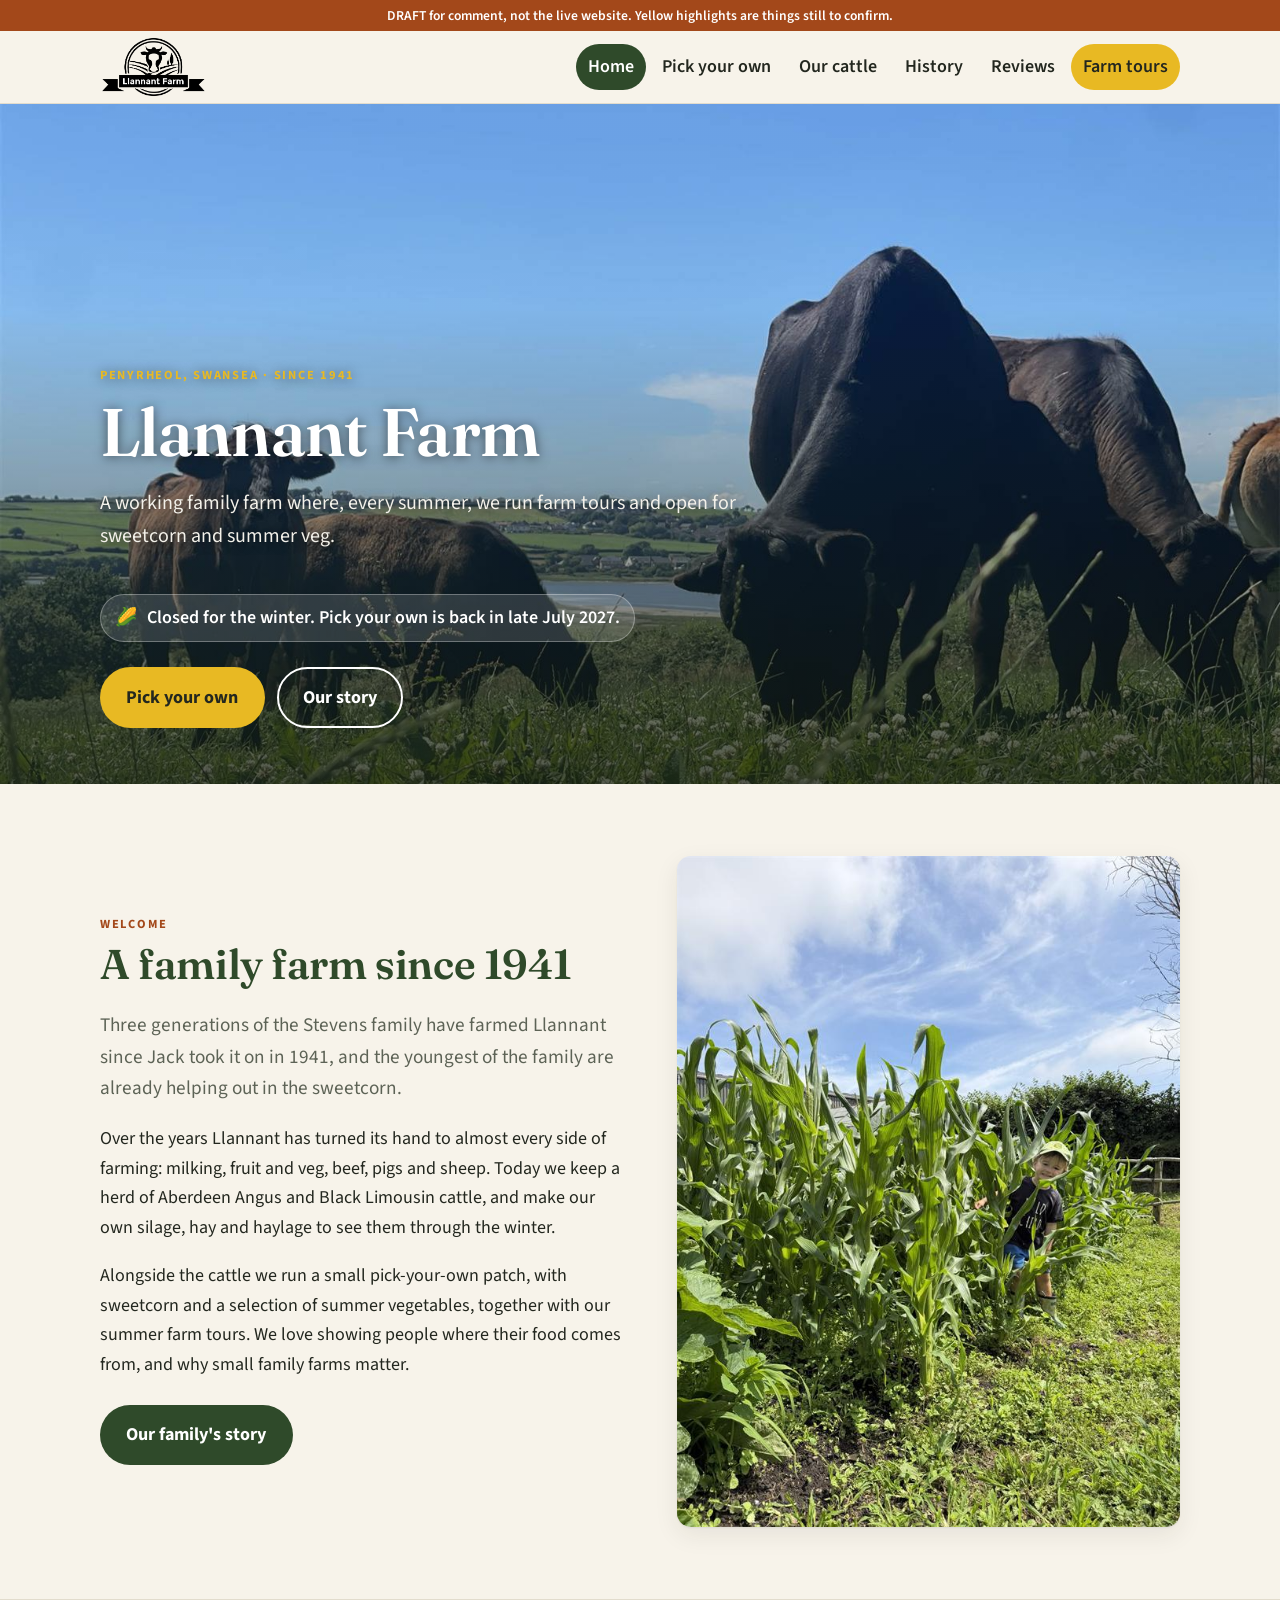
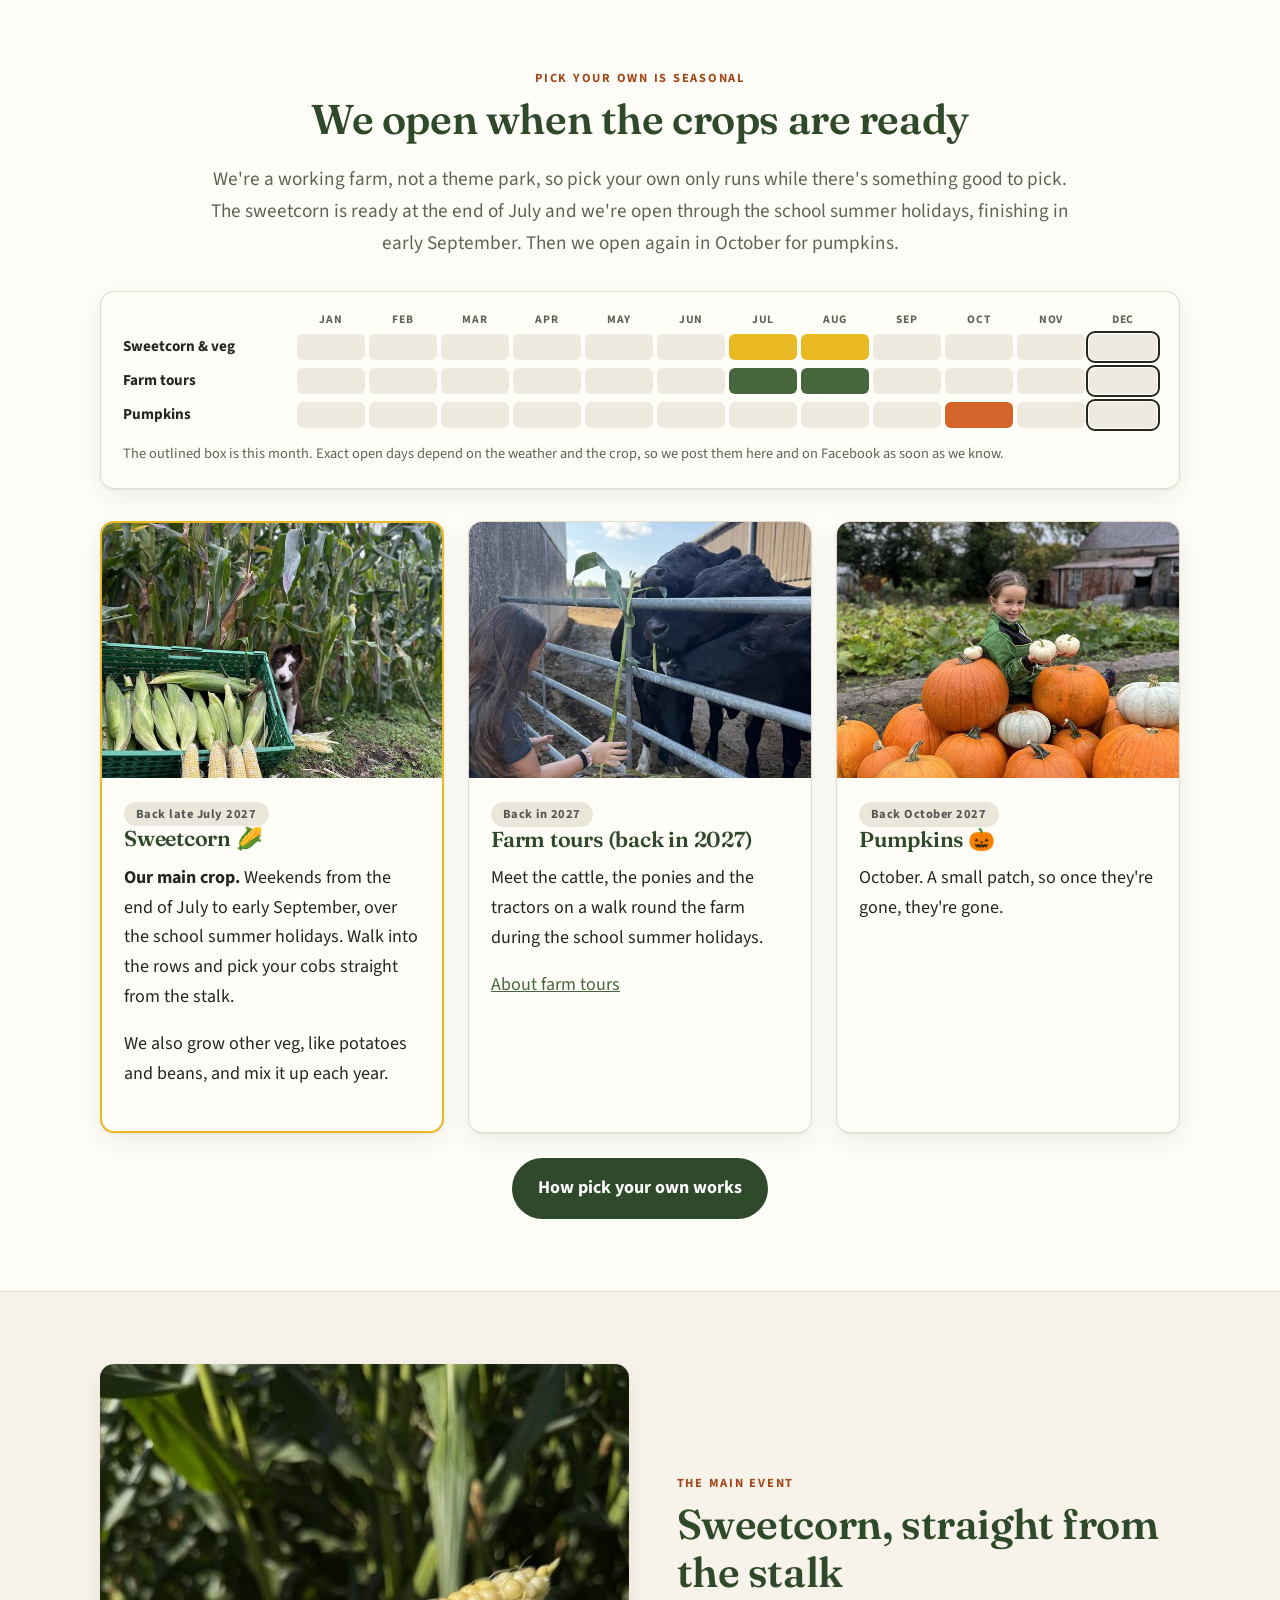
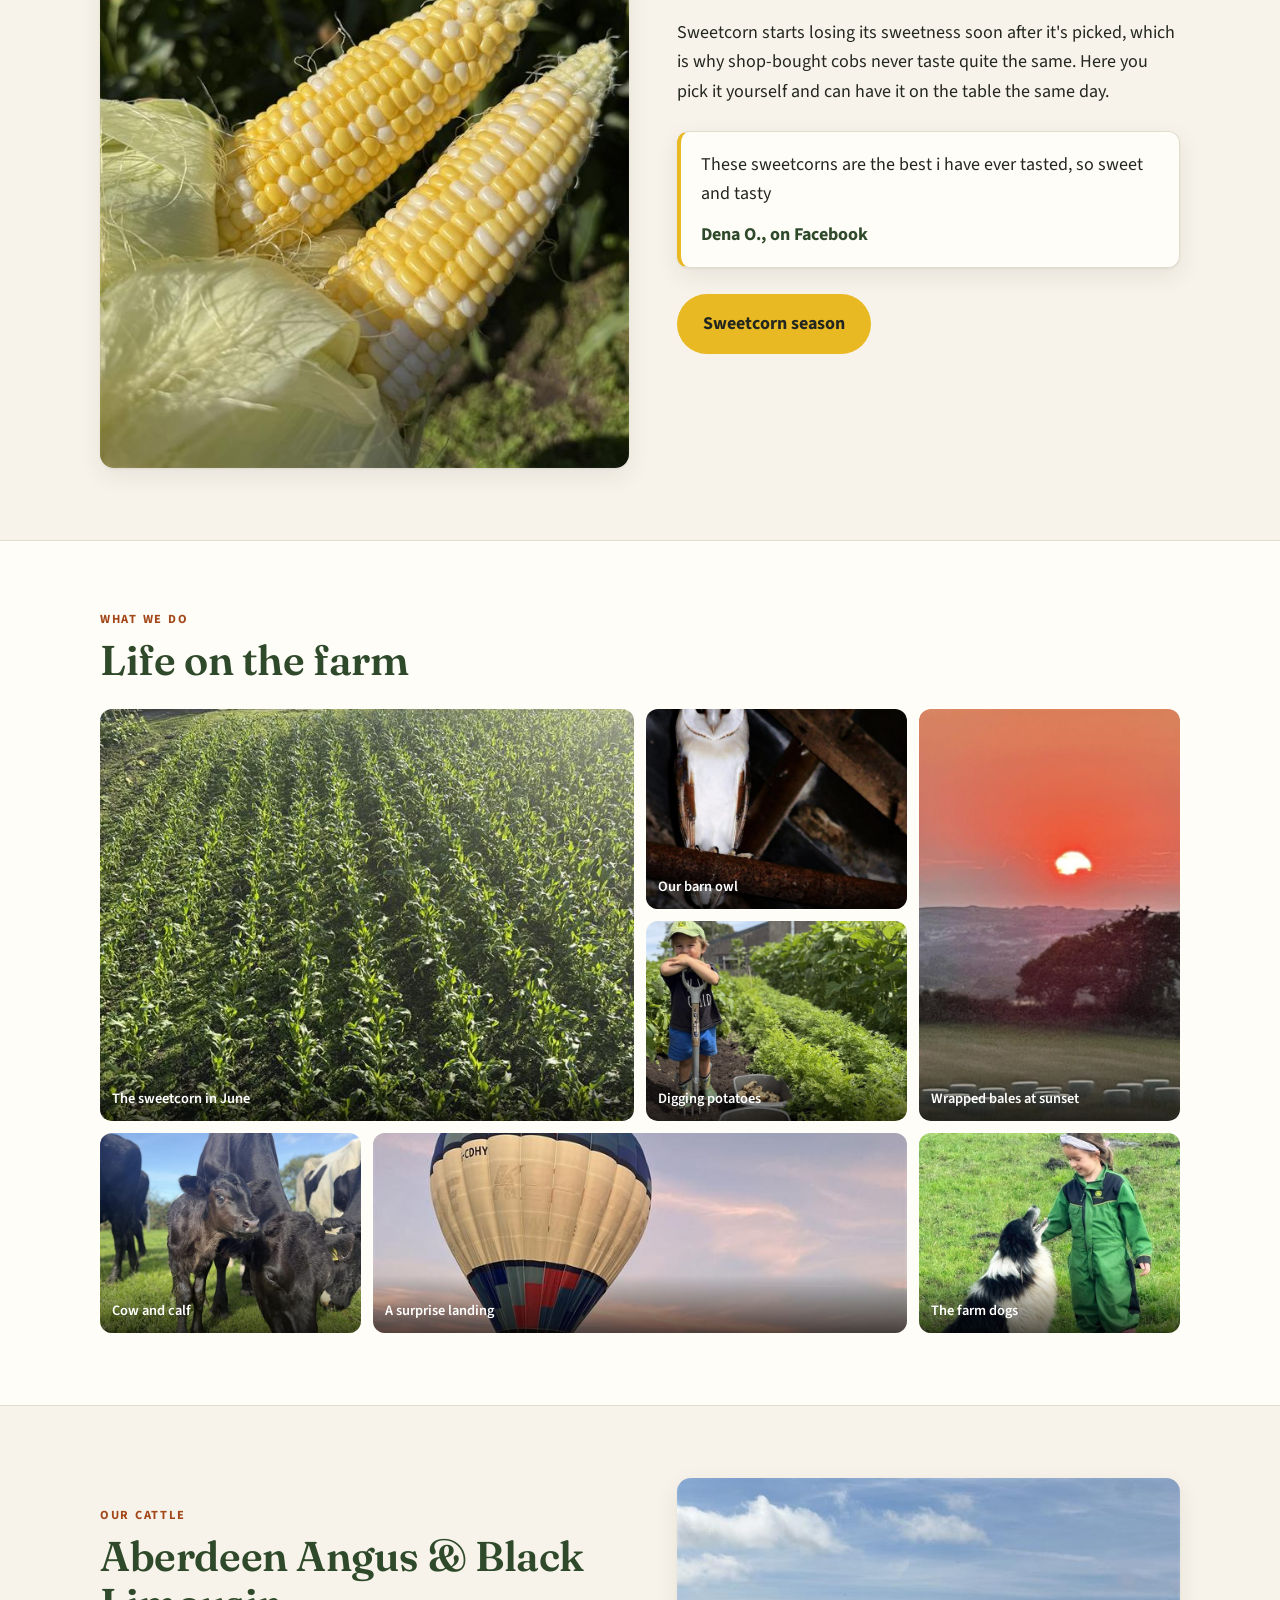
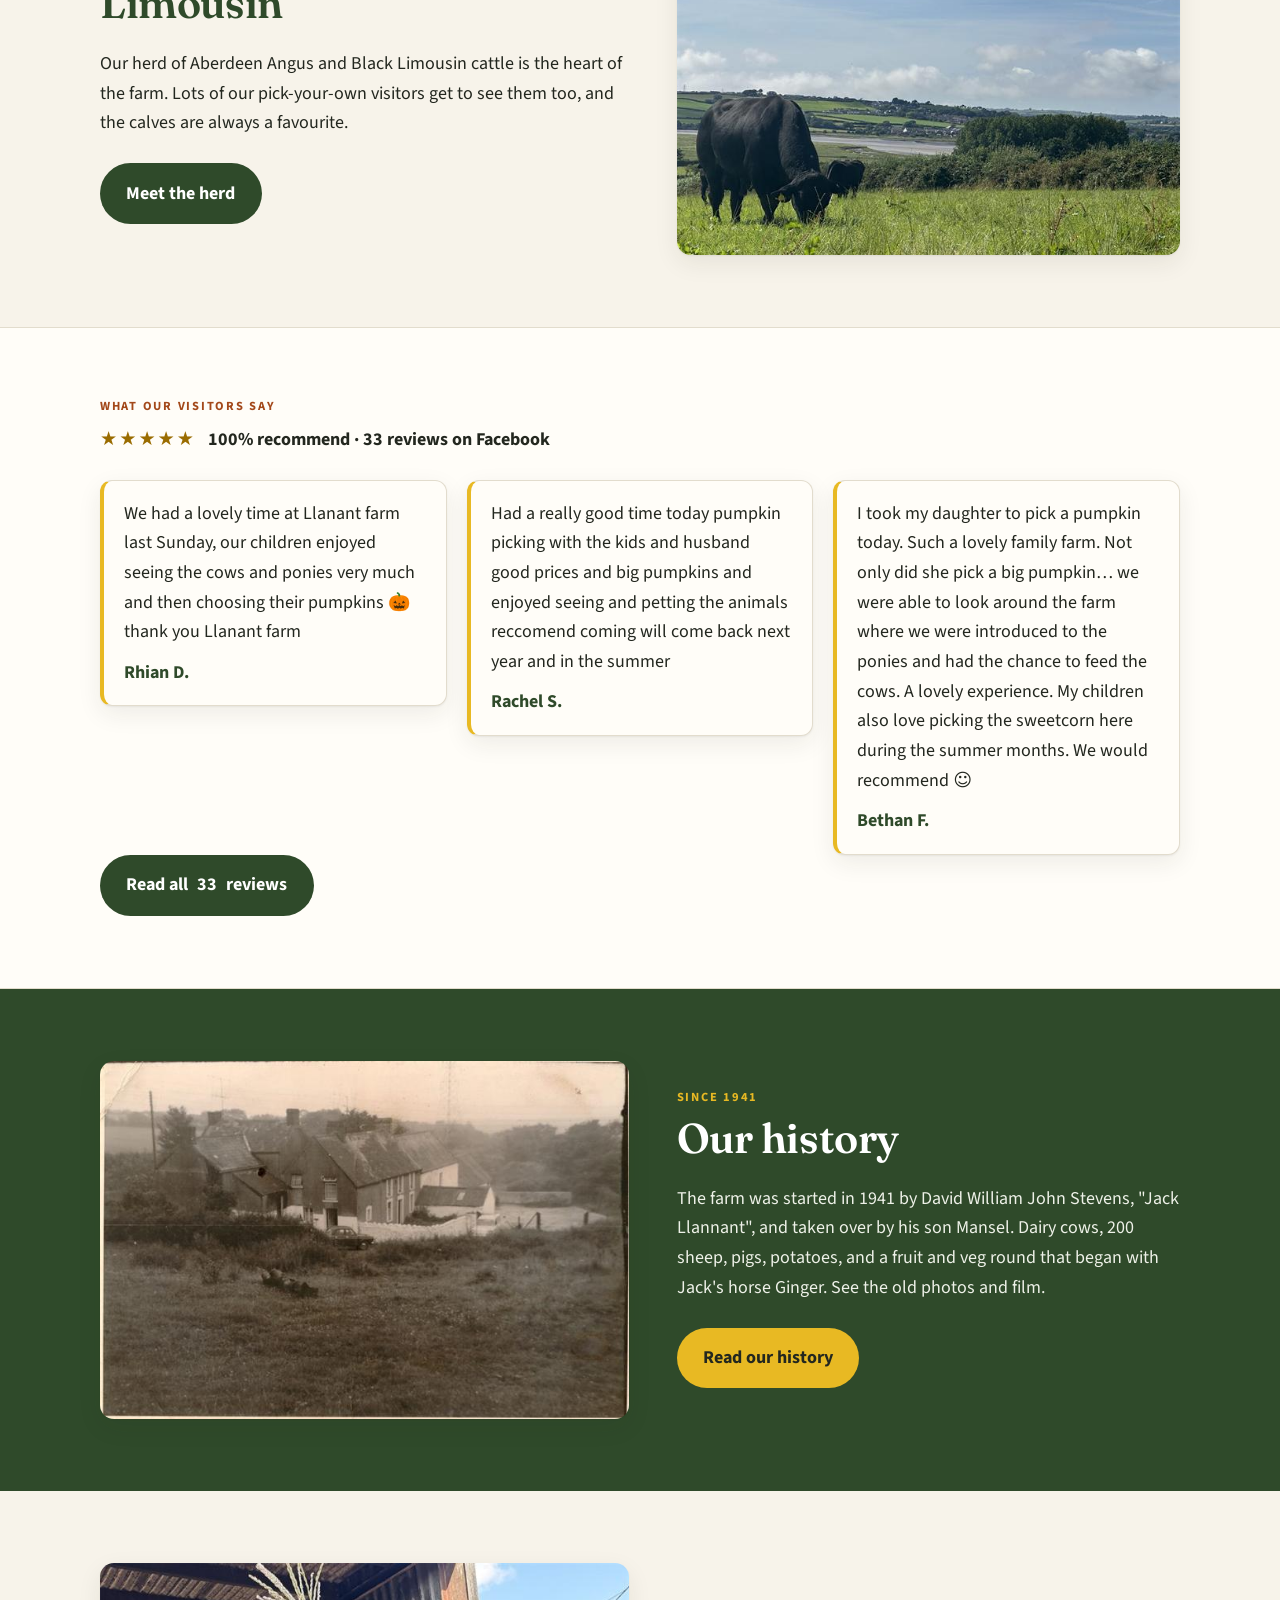
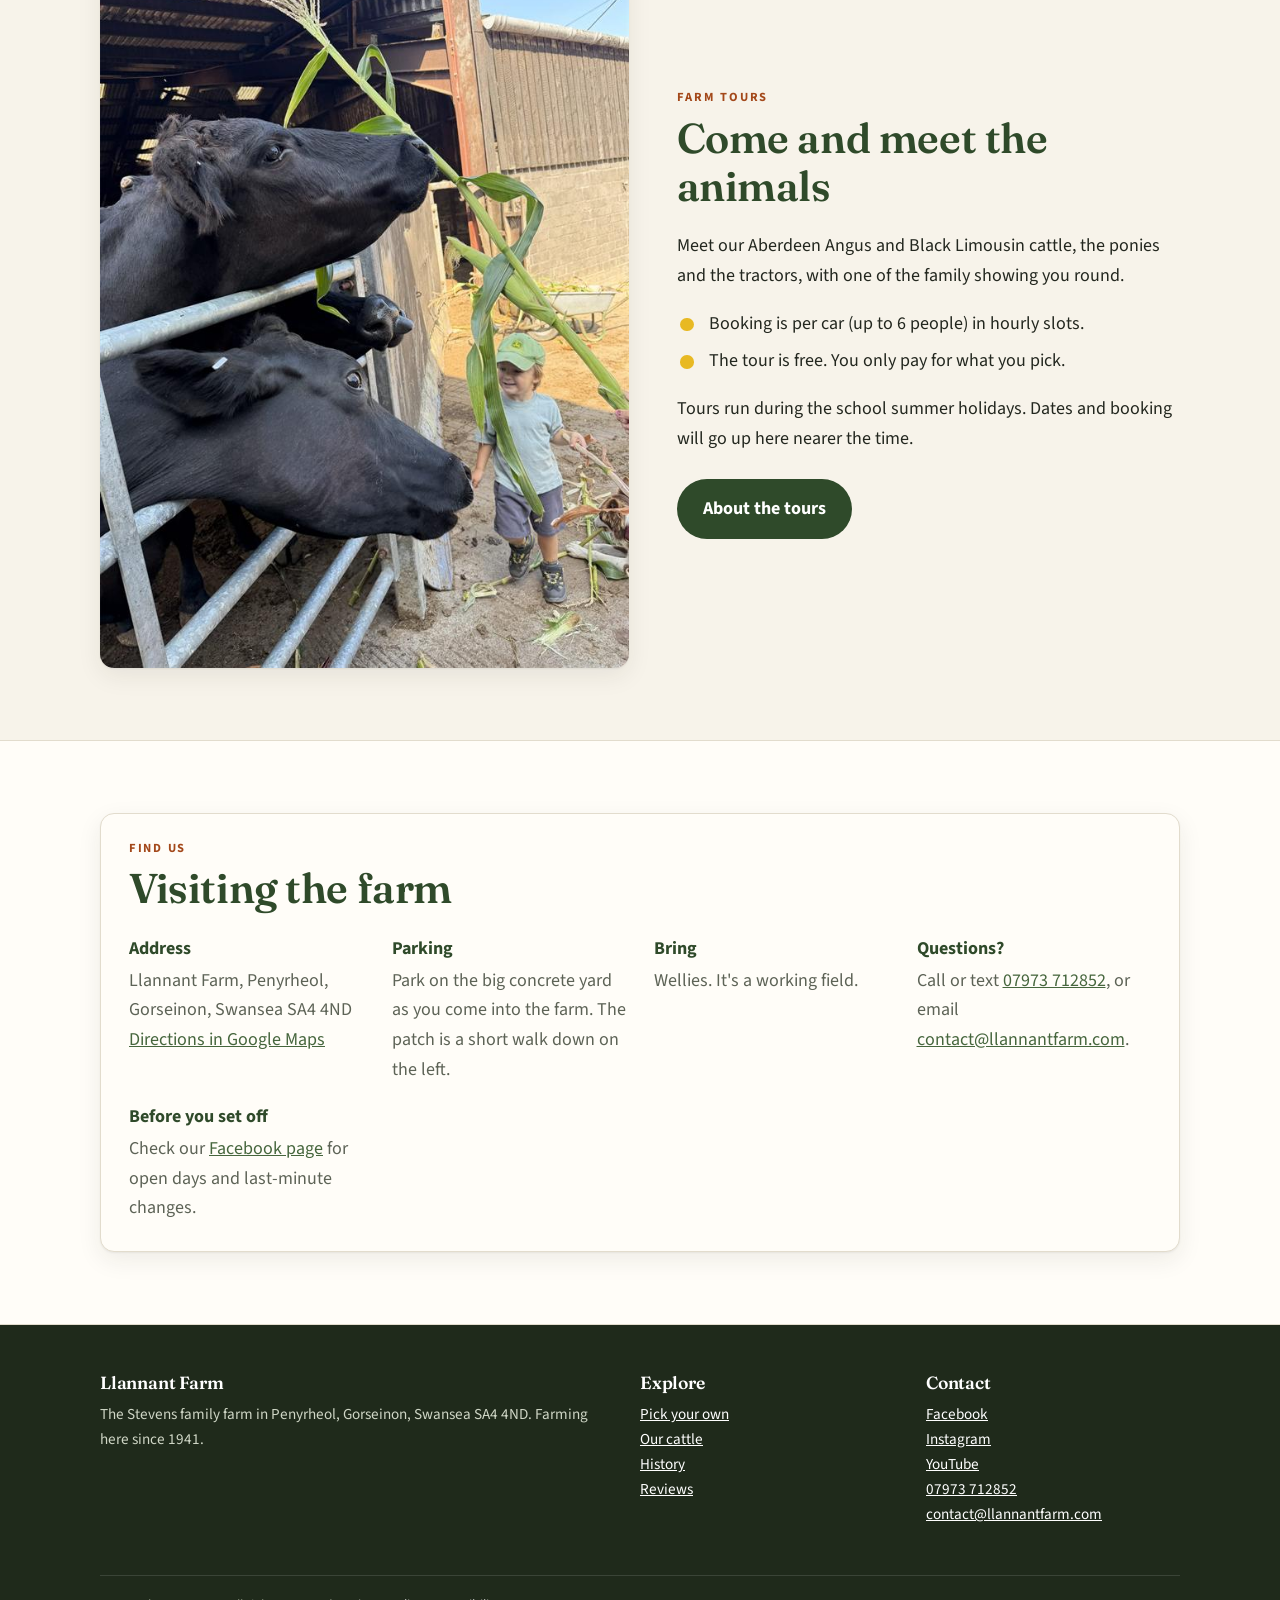
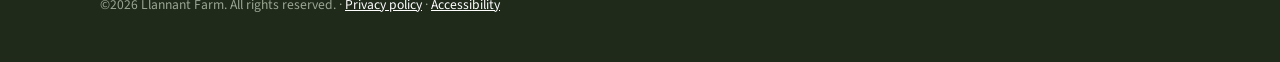
<file: index.html>
<!doctype html>
<html lang="en-GB" class="tours-on">
<head>
<meta charset="utf-8">
<meta name="viewport" content="width=device-width, initial-scale=1">
<meta name="robots" content="noindex, nofollow">
<title>Llannant Farm | Pick Your Own Sweetcorn &amp; Veg, Swansea</title>
<meta name="description" content="Family farm in Penyrheol, Swansea, since 1941. Pick your own sweetcorn and summer veg, Aberdeen Angus and Black Limousin cattle, and pumpkins in October.">
<link rel="canonical" href="https://www.llannantfarm.com/">
<meta property="og:type" content="website">
<meta property="og:site_name" content="Llannant Farm">
<meta property="og:locale" content="en_GB">
<meta property="og:title" content="Llannant Farm | Pick Your Own Sweetcorn &amp; Veg, Swansea">
<meta property="og:description" content="Family farm in Penyrheol, Swansea, since 1941. Pick your own sweetcorn and summer veg, Aberdeen Angus and Black Limousin cattle, and pumpkins in October.">
<meta property="og:url" content="https://www.llannantfarm.com/">
<meta property="og:image" content="https://www.llannantfarm.com/images/share/home.jpg">
<meta property="og:image:width" content="1200">
<meta property="og:image:height" content="630">
<meta property="og:image:alt" content="Cattle grazing at Llannant Farm, with the words Llannant Farm: pick your own sweetcorn and veg, Swansea, since 1941">
<meta name="twitter:image" content="https://www.llannantfarm.com/images/share/home.jpg">
<meta name="twitter:card" content="summary_large_image">
<meta name="theme-color" content="#2f4a2a">
<link rel="icon" href="favicon.ico" sizes="48x48">
<link rel="icon" type="image/png" sizes="192x192" href="favicon-192.png">
<link rel="apple-touch-icon" href="apple-touch-icon.png">
<link rel="manifest" href="manifest.json">
<link rel="preload" href="fonts/source-sans-3-latin.woff2" as="font" type="font/woff2" crossorigin>
<link rel="preload" href="fonts/fraunces-latin.woff2" as="font" type="font/woff2" crossorigin>
<link rel="stylesheet" href="css/site.css">
<script type="application/ld+json">
{
  "@context": "https://schema.org",
  "@type": "LocalBusiness",
  "name": "Llannant Farm",
  "description": "Family farm in Penyrheol, Swansea, since 1941. Pick your own sweetcorn and summer veg in the school summer holidays, farm tours, Aberdeen Angus and Black Limousin cattle, and pumpkins in October.",
  "url": "https://www.llannantfarm.com/",
  "image": "https://www.llannantfarm.com/images/img-8455.jpg",
  "logo": "https://www.llannantfarm.com/images/logo.png",
  "email": "contact@llannantfarm.com",
  "telephone": "+447973712852",
  "foundingDate": "1941",
  "hasMap": "https://www.google.com/maps?cid=7488143218587078343",
  "address": {
    "@type": "PostalAddress",
    "streetAddress": "Llannant Farm, Penyrheol",
    "addressLocality": "Gorseinon, Swansea",
    "postalCode": "SA4 4ND",
    "addressCountry": "GB"
  },
  "geo": {
    "@type": "GeoCoordinates",
    "latitude": 51.68186,
    "longitude": -4.05961
  },
  "sameAs": [
    "https://www.google.com/maps?cid=7488143218587078343",
    "https://www.facebook.com/llannantfarm",
    "https://www.instagram.com/llannant",
    "https://www.youtube.com/@llannant"
  ]
}
</script>
</head>
<body>
<a class="skip-link" href="#main">Skip to main content</a>
<div class="test-banner">DRAFT for comment, not the live website. Yellow highlights are things still to confirm.</div>
<header class="site-header">
  <div class="wrap">
    <a class="brand" href="index.html"><img src="images/logo.png" alt="Llannant Farm" width="1545" height="869"></a>
    <button class="nav-toggle" type="button" aria-expanded="false" aria-controls="nav">Menu</button>
    <nav class="nav" id="nav" aria-label="Main">
      <a href="index.html" aria-current="page">Home</a>
      <a href="pick-your-own.html">Pick your own</a>
      <a href="cattle.html">Our cattle</a>
      <a href="history.html">History</a>
      <a href="reviews.html">Reviews</a>
      <a href="tours.html" class="nav-cta" data-tours>Farm tours</a>
    </nav>
  </div>
</header>

<main id="main">
  <section class="hero">
    <img src="images/img-8455.jpg" alt="Our cattle grazing a clover field on a sunny day, with the water and hills behind" fetchpriority="high" style="object-position:50% 22%" width="1800" height="1350" srcset="images/md/img-8455.jpg 1100w, images/lg/img-8455.jpg 1600w" sizes="100vw">
    <div class="wrap">
      <span class="eyebrow" style="color:var(--corn)">Penyrheol, Swansea · since 1941</span>
      <h1>Llannant Farm</h1>
      <p>A working family farm where, every summer, we run farm tours and open for sweetcorn and summer veg.</p>
      <div class="status-line"><span aria-hidden="true">🌽</span><span data-status-line>Checking what's open…</span></div>
      <div class="btns">
        <a class="btn btn-corn" href="pick-your-own.html">Pick your own</a>
        <a class="btn btn-ghost" href="history.html">Our story</a>
      </div>
    </div>
  </section>

  <section class="section">
    <div class="wrap split">
      <div>
        <span class="eyebrow">Welcome</span>
        <h2>A family farm since 1941</h2>
        <p class="lead">Three generations of the Stevens family have farmed Llannant since Jack took it on in 1941, and the youngest of the family are already helping out in the sweetcorn.</p>
        <p>Over the years Llannant has turned its hand to almost every side of farming: milking, fruit and veg, beef, pigs and sheep. Today we keep a herd of Aberdeen Angus and Black Limousin cattle, and make our own silage, hay and haylage to see them through the winter.</p>
        <p>Alongside the cattle we run a small pick-your-own patch, with sweetcorn and a selection of summer vegetables, together with our summer farm tours. We love showing people where their food comes from, and why small family farms matter.</p>
        <div class="btns"><a class="btn btn-green" href="history.html">Our family's story</a></div>
      </div>
      <img class="rounded" src="images/20260705-133346710-ios.jpg" alt="A young child in a cap standing at the edge of tall sweetcorn on a sunny day" loading="lazy" width="1350" height="1800" srcset="images/sm/20260705-133346710-ios.jpg 640w, images/md/20260705-133346710-ios.jpg 1100w" sizes="(max-width: 880px) 100vw, 560px">
    </div>
  </section>

  <section class="section alt" id="seasons">
    <div class="wrap">
      <div class="center">
        <span class="eyebrow">Pick your own is seasonal</span>
        <h2>We open when the crops are ready</h2>
        <p class="lead">We're a working farm, not a theme park, so pick your own only runs while there's something good to pick. The sweetcorn is ready at the end of July and we're open through the school summer holidays, finishing in early September. Then we open again in October for pumpkins.</p>
      </div>
      <div class="calendar" data-calendar style="margin:32px 0"></div>
      <div class="grid grid-3">
        <article class="card feature">
          <img src="images/20250828-165951799-ios.jpg" alt="A crate of freshly picked sweetcorn cobs at the edge of the sweetcorn, with the farm dog behind" loading="lazy" width="1350" height="1800" srcset="images/sm/20250828-165951799-ios.jpg 640w, images/md/20250828-165951799-ios.jpg 1100w" sizes="(max-width: 880px) 100vw, 560px">
          <div class="body">
            <span class="pill tag" data-season="sweetcorn">…</span>
            <h3>Sweetcorn 🌽</h3>
            <p><strong>Our main crop.</strong> Weekends from the end of July to early September, over the school summer holidays. Walk into the rows and pick your cobs straight from the stalk.</p>
            <p>We also grow other veg, like potatoes and beans, and mix it up each year.</p>
          </div>
        </article>
        <article class="card">
          <img src="images/img-7438.jpg" alt="A girl holding out a sweetcorn stalk to black cattle, who are munching it through the gate" loading="lazy" style="object-position:50% 52%" width="1350" height="1800" srcset="images/sm/img-7438.jpg 640w, images/md/img-7438.jpg 1100w" sizes="(max-width: 880px) 100vw, 560px">
          <div class="body">
            <span class="pill tag" data-season="tours">…</span>
            <h3>Farm tours <span data-season-back="tours">(back in 2027)</span></h3>
            <p>Meet the cattle, the ponies and the tractors on a walk round the farm during the school summer holidays.</p>
            <p><a href="tours.html">About farm tours</a></p>
          </div>
        </article>
        <article class="card">
          <img src="images/20231001-150402193-ios.jpg" alt="A child sitting on a pile of orange and white pumpkins in the pumpkin patch" loading="lazy" width="1350" height="1800" srcset="images/sm/20231001-150402193-ios.jpg 640w, images/md/20231001-150402193-ios.jpg 1100w" sizes="(max-width: 880px) 100vw, 560px">
          <div class="body">
            <span class="pill tag" data-season="pumpkins">…</span>
            <h3>Pumpkins 🎃</h3>
            <p>October. A small patch, so once they're gone, they're gone.</p>
          </div>
        </article>
      </div>
      <div class="center btns" style="justify-content:center"><a class="btn btn-green" href="pick-your-own.html">How pick your own works</a></div>
    </div>
  </section>

  <section class="section">
    <div class="wrap split flip">
      <div>
        <span class="eyebrow">The main event</span>
        <h2>Sweetcorn, straight from the stalk</h2>
        <p>Sweetcorn starts losing its sweetness soon after it's picked, which is why shop-bought cobs never taste quite the same. Here you pick it yourself and can have it on the table the same day.</p>
        <blockquote class="review" style="margin:24px 0">
          <p>These sweetcorns are the best i have ever tasted, so sweet and tasty</p>
          <cite>Dena O., on Facebook</cite>
        </blockquote>
        <div class="btns"><a class="btn btn-corn" href="pick-your-own.html#sweetcorn">Sweetcorn season</a></div>
      </div>
      <img class="rounded" src="images/20260812-100505797-ios.jpg" alt="Close-up of two ripe yellow sweetcorn cobs with their husks pulled back, in among the plants" loading="lazy" width="1350" height="1800" srcset="images/sm/20260812-100505797-ios.jpg 640w, images/md/20260812-100505797-ios.jpg 1100w" sizes="(max-width: 880px) 100vw, 560px">
    </div>
  </section>

  <section class="section alt">
    <div class="wrap">
      <span class="eyebrow">What we do</span>
      <h2>Life on the farm</h2>
      <div class="mosaic" style="margin-top:24px">
        <figure class="wide tall"><img src="images/20260621-183337858-ios.jpg" alt="Sweetcorn rows stretching up the field towards the greenhouses" loading="lazy" width="1350" height="1800" srcset="images/sm/20260621-183337858-ios.jpg 640w, images/md/20260621-183337858-ios.jpg 1100w" sizes="(max-width: 880px) 100vw, 560px"><figcaption>The sweetcorn in June</figcaption></figure>
        <figure><img src="images/img-2009.jpg" alt="A barn owl perched on an old beam inside one of the farm buildings" loading="lazy" width="1441" height="1800" srcset="images/sm/img-2009.jpg 640w, images/md/img-2009.jpg 1100w" sizes="(max-width: 880px) 50vw, 280px"><figcaption>Our barn owl</figcaption></figure>
        <figure class="tall"><img src="images/img-9639.jpg" alt="Wrapped bales in a field under a red evening sun" loading="lazy" width="1350" height="1800" srcset="images/sm/img-9639.jpg 640w, images/md/img-9639.jpg 1100w" sizes="(max-width: 880px) 50vw, 280px"><figcaption>Wrapped bales at sunset</figcaption></figure>
        <figure><img src="images/20260705-121432224-ios.jpg" alt="A young child with a fork digging potatoes into a crate" loading="lazy" width="1350" height="1800" srcset="images/sm/20260705-121432224-ios.jpg 640w, images/md/20260705-121432224-ios.jpg 1100w" sizes="(max-width: 880px) 50vw, 280px"><figcaption>Digging potatoes</figcaption></figure>
        <figure><img src="images/img-8723.jpg" alt="A black cow with her young calf in the field" loading="lazy" width="1350" height="1800" srcset="images/sm/img-8723.jpg 640w, images/md/img-8723.jpg 1100w" sizes="(max-width: 880px) 50vw, 280px"><figcaption>Cow and calf</figcaption></figure>
        <figure class="wide"><img src="images/img-3448.jpg" alt="A colourful hot air balloon landing in one of the fields at dusk" loading="lazy" style="object-position:50% 32%" width="1800" height="1350" srcset="images/sm/img-3448.jpg 640w, images/md/img-3448.jpg 1100w" sizes="(max-width: 880px) 100vw, 560px"><figcaption>A surprise landing</figcaption></figure>
        <figure><img src="images/img-6086.jpg" alt="A little girl in green overalls with one of the farm's collies" loading="lazy" style="object-position:50% 30%" width="1440" height="1800" srcset="images/sm/img-6086.jpg 640w, images/md/img-6086.jpg 1100w" sizes="(max-width: 880px) 50vw, 280px"><figcaption>The farm dogs</figcaption></figure>
      </div>
    </div>
  </section>

  <section class="section">
    <div class="wrap split">
      <div>
        <span class="eyebrow">Our cattle</span>
        <h2>Aberdeen Angus &amp; Black Limousin</h2>
        <p>Our herd of Aberdeen Angus and Black Limousin cattle is the heart of the farm. Lots of our pick-your-own visitors get to see them too, and the calves are always a favourite.</p>
        <div class="btns"><a class="btn btn-green" href="cattle.html">Meet the herd</a></div>
      </div>
      <img class="rounded" src="images/img-2536.jpg" alt="A black cow grazing on a hillside field, with the water and fields far below" loading="lazy" width="1800" height="1350" srcset="images/sm/img-2536.jpg 640w, images/md/img-2536.jpg 1100w" sizes="(max-width: 880px) 100vw, 560px">
    </div>
  </section>

  <section class="section alt">
    <div class="wrap">
      <span class="eyebrow">What our visitors say</span>
      <div class="review-summary" data-review-summary></div>
      <div class="reviews teaser" data-reviews data-limit="3"></div>
      <a class="btn btn-green" href="reviews.html">Read all <span data-review-count>the</span> reviews</a>
    </div>
  </section>

  <section class="section dark">
    <div class="wrap split">
      <img class="rounded" src="images/the-farm.jpg" alt="Old black-and-white photo of the Llannant farmhouse and outbuildings in the 1950s" loading="lazy" width="1414" height="959" srcset="images/sm/the-farm.jpg 640w, images/md/the-farm.jpg 1100w" sizes="(max-width: 880px) 100vw, 560px">
      <div>
        <span class="eyebrow" style="color:var(--corn)">Since 1941</span>
        <h2>Our history</h2>
        <p>The farm was started in 1941 by David William John Stevens, "Jack Llannant", and taken over by his son Mansel. Dairy cows, 200 sheep, pigs, potatoes, and a fruit and veg round that began with Jack's horse Ginger. See the old photos and film.</p>
        <div class="btns"><a class="btn btn-corn" href="history.html">Read our history</a></div>
      </div>
    </div>
  </section>

  <section class="section" data-tours>
    <div class="wrap split flip">
      <div>
        <span class="eyebrow">Farm tours</span>
        <h2>Come and meet the animals</h2>
        <p data-tours-summary>Meet our Aberdeen Angus and Black Limousin cattle, the ponies and the tractors, with one of the family showing you round.</p>
        <ul class="ticks" data-tours-details>
          <li>Booking is per car (up to 6 people) in hourly slots.</li>
          <li>The tour is free. You only pay for what you pick.</li>
        </ul>
        <p data-booking-closed>Tours run during the school summer holidays. Dates and booking will go up here nearer the time.</p>
        <div class="btns">
          <a class="btn btn-corn" data-booking data-booking-link href="https://buytickets.at/llannantfarm">Book a farm tour</a>
          <a class="btn btn-green" href="tours.html">About the tours</a>
        </div>
      </div>
      <img class="rounded" src="images/img-7428.jpg" alt="Two black cows stretching over the gate for a sweetcorn stalk, while a small boy in a cap grins beside them" loading="lazy" width="1350" height="1800" srcset="images/sm/img-7428.jpg 640w, images/md/img-7428.jpg 1100w" sizes="(max-width: 880px) 100vw, 560px">
    </div>
  </section>

  <section class="section alt" id="visit">
    <div class="wrap">
      <div class="visit-box">
        <span class="eyebrow">Find us</span>
        <h2>Visiting the farm</h2>
        <dl class="facts">
          <div><dt>Address</dt><dd>Llannant Farm, Penyrheol, Gorseinon, Swansea SA4 4ND<br><a data-maps href="https://www.google.com/maps/search/?api=1&amp;query=Llannant+Farm&amp;query_place_id=ChIJmfCstwbzbkgRxw4iW5U662c">Directions in Google Maps</a></dd></div>
          <div><dt>Parking</dt><dd>Park on the big concrete yard as you come into the farm. The patch is a short walk down on the left.</dd></div>
          <div><dt>Bring</dt><dd>Wellies. It's a working field.</dd></div>
          <div><dt>Questions?</dt><dd>Call or text <a href="tel:+447973712852">07973 712852</a>, or email <a href="mailto:contact@llannantfarm.com">contact@llannantfarm.com</a>.</dd></div>
          <div><dt>Before you set off</dt><dd>Check our <a href="https://www.facebook.com/llannantfarm">Facebook page</a> for open days and last-minute changes.</dd></div>
        </dl>
      </div>
    </div>
  </section>
</main>

<footer class="site-footer">
  <div class="wrap">
    <div class="cols">
      <div>
        <h2>Llannant Farm</h2>
        <p>The Stevens family farm in Penyrheol, Gorseinon, Swansea SA4 4ND. Farming here since 1941.</p>
      </div>
      <div>
        <h2>Explore</h2>
        <p><a href="pick-your-own.html">Pick your own</a><br><a href="cattle.html">Our cattle</a><br><a href="history.html">History</a><br><a href="reviews.html">Reviews</a></p>
      </div>
      <div>
        <h2>Contact</h2>
        <p><a href="https://www.facebook.com/llannantfarm">Facebook</a><br><a href="https://www.instagram.com/llannant">Instagram</a><br><a href="https://www.youtube.com/@llannant">YouTube</a><br><a href="tel:+447973712852">07973 712852</a><br><a href="mailto:contact@llannantfarm.com">contact@llannantfarm.com</a></p>
      </div>
    </div>
    <p class="small">©<span data-year>2026</span> Llannant Farm. All rights reserved. · <a href="privacy.html">Privacy policy</a> · <a href="accessibility.html">Accessibility</a></p>
  </div>
</footer>
<script src="js/site.js"></script>
</body>
</html>
</file>
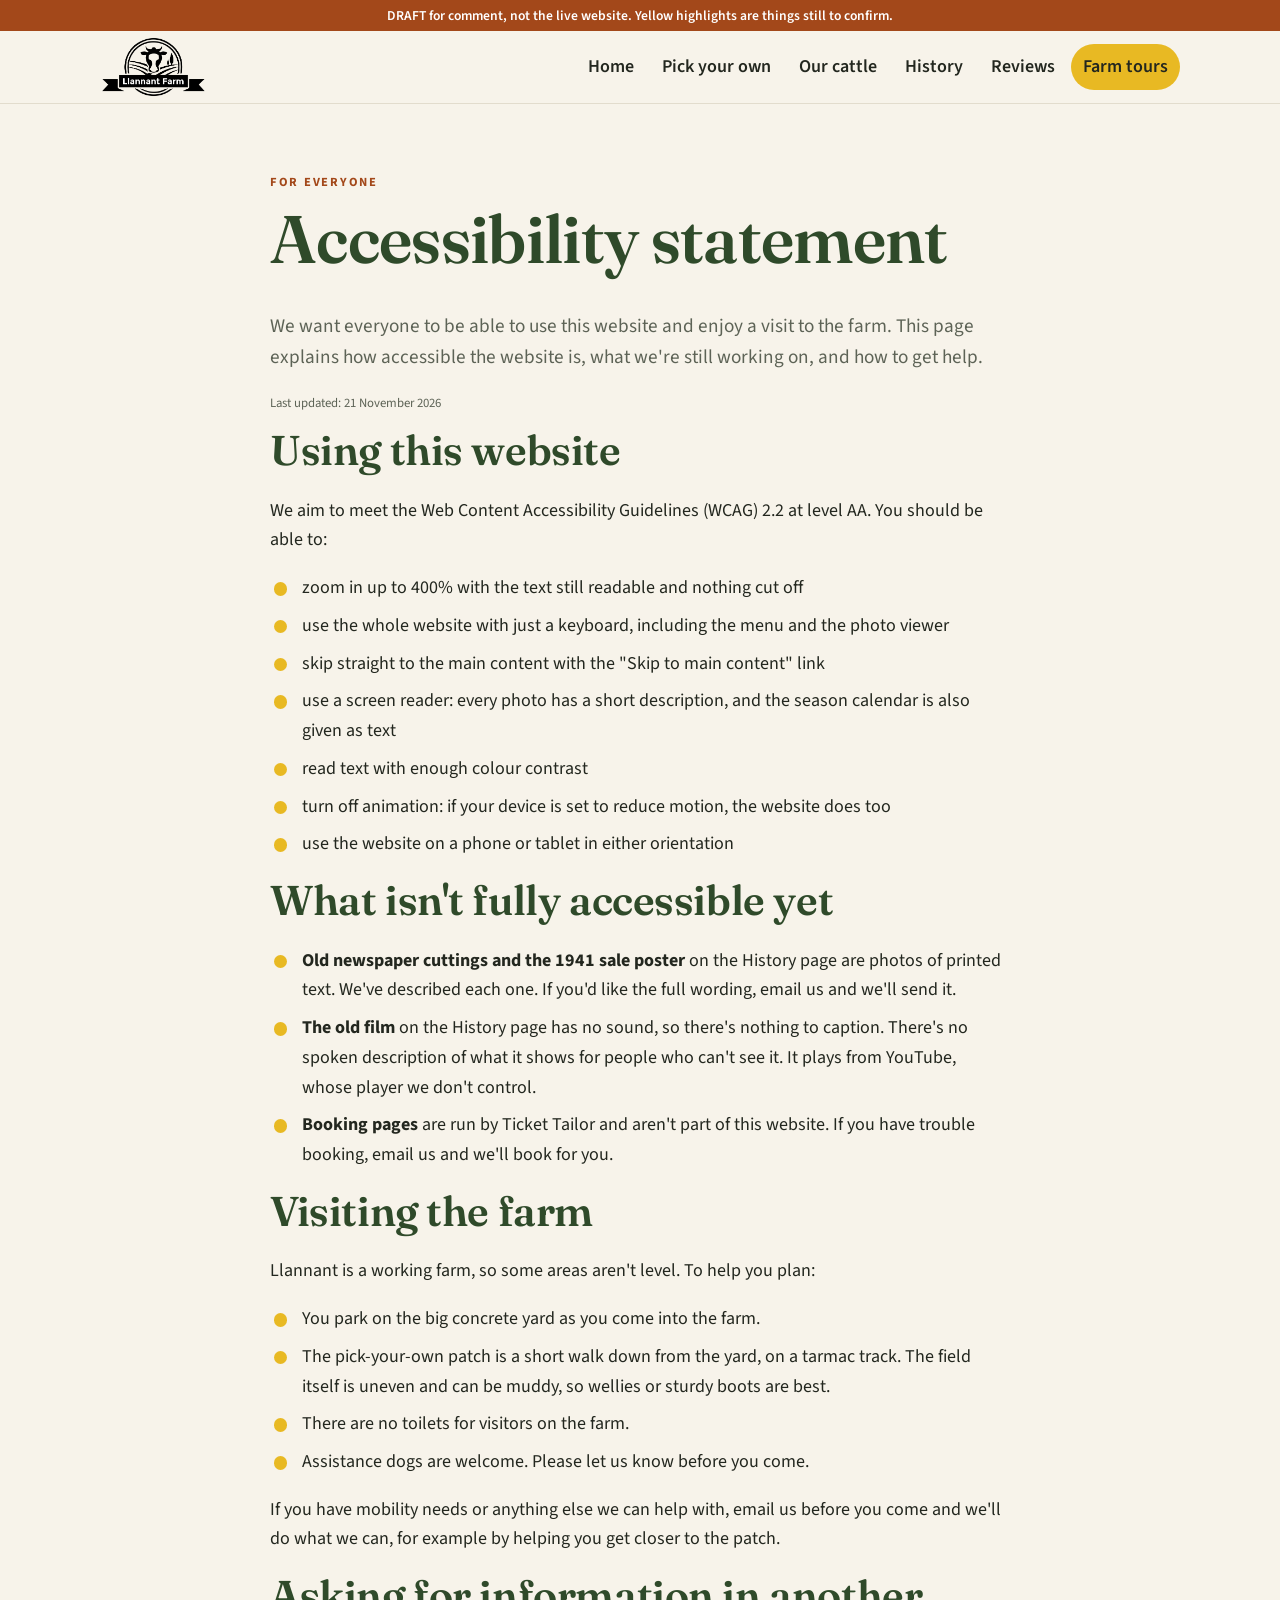
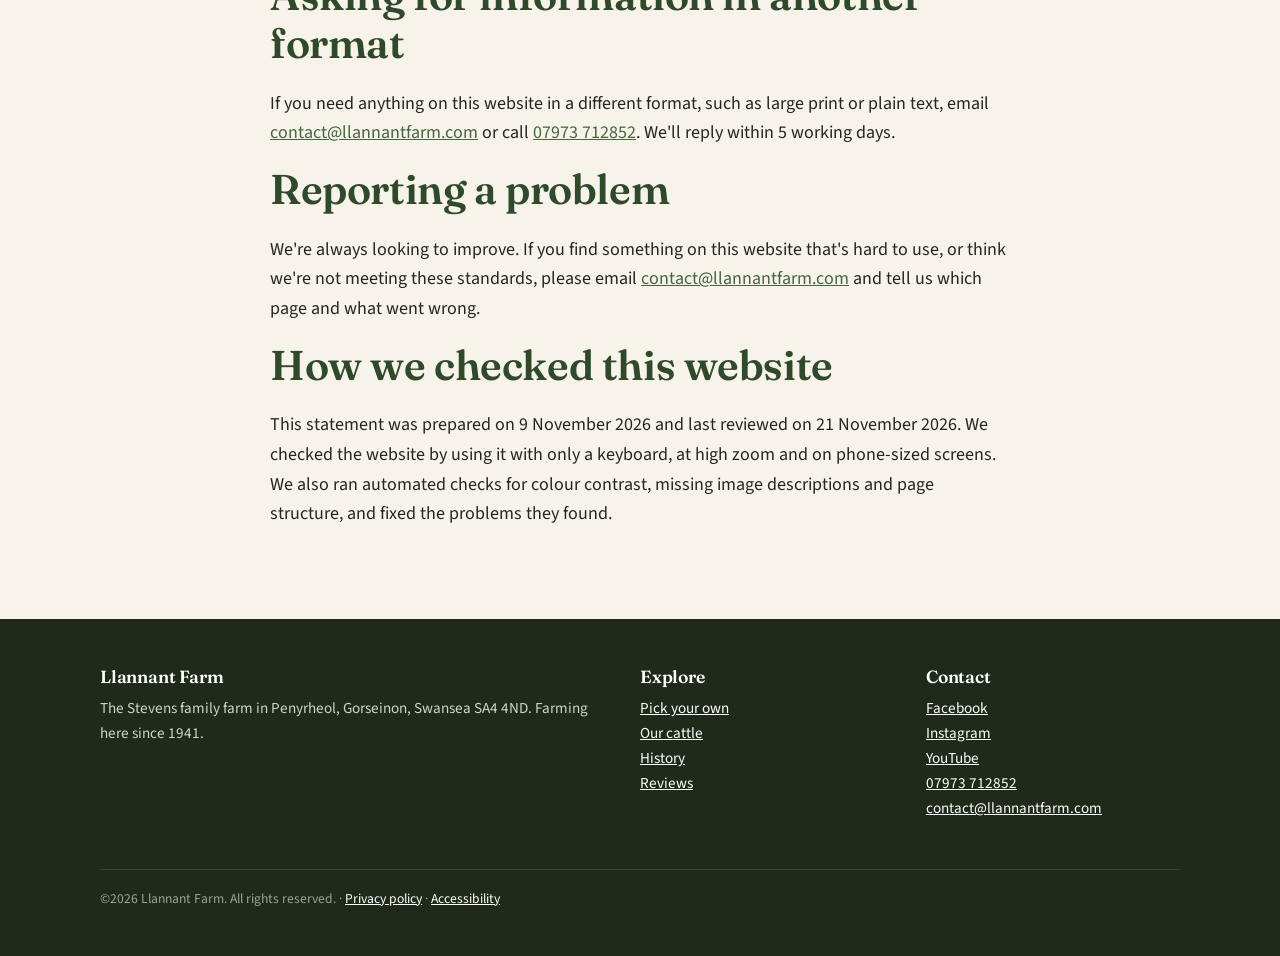
<file: accessibility.html>
<!doctype html>
<html lang="en-GB" class="tours-on">
<head>
<meta charset="utf-8">
<meta name="viewport" content="width=device-width, initial-scale=1">
<meta name="robots" content="noindex, nofollow">
<title>Accessibility Statement | Llannant Farm, Swansea</title>
<meta name="description" content="How accessible the Llannant Farm website is, what we're still improving, how to ask for information in another format, and access when visiting the farm.">
<link rel="canonical" href="https://www.llannantfarm.com/accessibility">
<meta property="og:type" content="website">
<meta property="og:site_name" content="Llannant Farm">
<meta property="og:locale" content="en_GB">
<meta property="og:title" content="Accessibility Statement | Llannant Farm, Swansea">
<meta property="og:description" content="How accessible the Llannant Farm website is, and access when visiting the farm.">
<meta property="og:url" content="https://www.llannantfarm.com/accessibility">
<meta property="og:image" content="https://www.llannantfarm.com/images/share/home.jpg">
<meta property="og:image:width" content="1200">
<meta property="og:image:height" content="630">
<meta property="og:image:alt" content="Cattle grazing at Llannant Farm, with the words Llannant Farm: pick your own sweetcorn and veg, Swansea, since 1941">
<meta name="twitter:image" content="https://www.llannantfarm.com/images/share/home.jpg">
<meta name="twitter:card" content="summary_large_image">
<meta name="theme-color" content="#2f4a2a">
<link rel="icon" href="favicon.ico" sizes="48x48">
<link rel="icon" type="image/png" sizes="192x192" href="favicon-192.png">
<link rel="apple-touch-icon" href="apple-touch-icon.png">
<link rel="manifest" href="manifest.json">
<link rel="preload" href="fonts/source-sans-3-latin.woff2" as="font" type="font/woff2" crossorigin>
<link rel="preload" href="fonts/fraunces-latin.woff2" as="font" type="font/woff2" crossorigin>
<link rel="stylesheet" href="css/site.css">
</head>
<body>
<a class="skip-link" href="#main">Skip to main content</a>
<div class="test-banner">DRAFT for comment, not the live website. Yellow highlights are things still to confirm.</div>
<header class="site-header">
  <div class="wrap">
    <a class="brand" href="index.html"><img src="images/logo.png" alt="Llannant Farm" width="1545" height="869"></a>
    <button class="nav-toggle" type="button" aria-expanded="false" aria-controls="nav">Menu</button>
    <nav class="nav" id="nav" aria-label="Main">
      <a href="index.html">Home</a>
      <a href="pick-your-own.html">Pick your own</a>
      <a href="cattle.html">Our cattle</a>
      <a href="history.html">History</a>
      <a href="reviews.html">Reviews</a>
      <a href="tours.html" class="nav-cta" data-tours>Farm tours</a>
    </nav>
  </div>
</header>

<main id="main">
  <section class="section">
    <div class="wrap" style="max-width:780px">
      <span class="eyebrow">For everyone</span>
      <h1>Accessibility statement</h1>
      <p class="lead">We want everyone to be able to use this website and enjoy a visit to the farm. This page explains how accessible the website is, what we're still working on, and how to get help.</p>
      <!-- Change this date whenever the wording on this page changes -->
      <p class="credit">Last updated: 21 November 2026</p>

      <h2>Using this website</h2>
      <p>We aim to meet the Web Content Accessibility Guidelines (WCAG) 2.2 at level AA. You should be able to:</p>
      <ul class="ticks">
        <li>zoom in up to 400% with the text still readable and nothing cut off</li>
        <li>use the whole website with just a keyboard, including the menu and the photo viewer</li>
        <li>skip straight to the main content with the "Skip to main content" link</li>
        <li>use a screen reader: every photo has a short description, and the season calendar is also given as text</li>
        <li>read text with enough colour contrast</li>
        <li>turn off animation: if your device is set to reduce motion, the website does too</li>
        <li>use the website on a phone or tablet in either orientation</li>
      </ul>

      <h2>What isn't fully accessible yet</h2>
      <ul class="ticks">
        <li><strong>Old newspaper cuttings and the 1941 sale poster</strong> on the History page are photos of printed text. We've described each one. If you'd like the full wording, email us and we'll send it.</li>
        <li><strong>The old film</strong> on the History page has no sound, so there's nothing to caption. There's no spoken description of what it shows for people who can't see it. It plays from YouTube, whose player we don't control.</li>
        <li><strong>Booking pages</strong> are run by Ticket Tailor and aren't part of this website. If you have trouble booking, email us and we'll book for you.</li>
      </ul>

      <h2>Visiting the farm</h2>
      <p>Llannant is a working farm, so some areas aren't level. To help you plan:</p>
      <ul class="ticks">
        <li>You park on the big concrete yard as you come into the farm.</li>
        <li>The pick-your-own patch is a short walk down from the yard, on a tarmac track. The field itself is uneven and can be muddy, so wellies or sturdy boots are best.</li>
        <li>There are no toilets for visitors on the farm.</li>
        <li>Assistance dogs are welcome. Please let us know before you come.</li>
      </ul>
      <p>If you have mobility needs or anything else we can help with, email us before you come and we'll do what we can, for example by helping you get closer to the patch.</p>

      <h2>Asking for information in another format</h2>
      <p>If you need anything on this website in a different format, such as large print or plain text, email <a href="mailto:contact@llannantfarm.com">contact@llannantfarm.com</a> or call <a href="tel:+447973712852">07973 712852</a>. We'll reply within 5 working days.</p>

      <h2>Reporting a problem</h2>
      <p>We're always looking to improve. If you find something on this website that's hard to use, or think we're not meeting these standards, please email <a href="mailto:contact@llannantfarm.com">contact@llannantfarm.com</a> and tell us which page and what went wrong.</p>

      <h2>How we checked this website</h2>
      <p>This statement was prepared on 9 November 2026 and last reviewed on 21 November 2026. We checked the website by using it with only a keyboard, at high zoom and on phone-sized screens. We also ran automated checks for colour contrast, missing image descriptions and page structure, and fixed the problems they found.</p>
    </div>
  </section>
</main>

<footer class="site-footer">
  <div class="wrap">
    <div class="cols">
      <div>
        <h2>Llannant Farm</h2>
        <p>The Stevens family farm in Penyrheol, Gorseinon, Swansea SA4 4ND. Farming here since 1941.</p>
      </div>
      <div>
        <h2>Explore</h2>
        <p><a href="pick-your-own.html">Pick your own</a><br><a href="cattle.html">Our cattle</a><br><a href="history.html">History</a><br><a href="reviews.html">Reviews</a></p>
      </div>
      <div>
        <h2>Contact</h2>
        <p><a href="https://www.facebook.com/llannantfarm">Facebook</a><br><a href="https://www.instagram.com/llannant">Instagram</a><br><a href="https://www.youtube.com/@llannant">YouTube</a><br><a href="tel:+447973712852">07973 712852</a><br><a href="mailto:contact@llannantfarm.com">contact@llannantfarm.com</a></p>
      </div>
    </div>
    <p class="small">©<span data-year>2026</span> Llannant Farm. All rights reserved. · <a href="privacy.html">Privacy policy</a> · <a href="accessibility.html" aria-current="page">Accessibility</a></p>
  </div>
</footer>
<script src="js/site.js"></script>
</body>
</html>
</file>
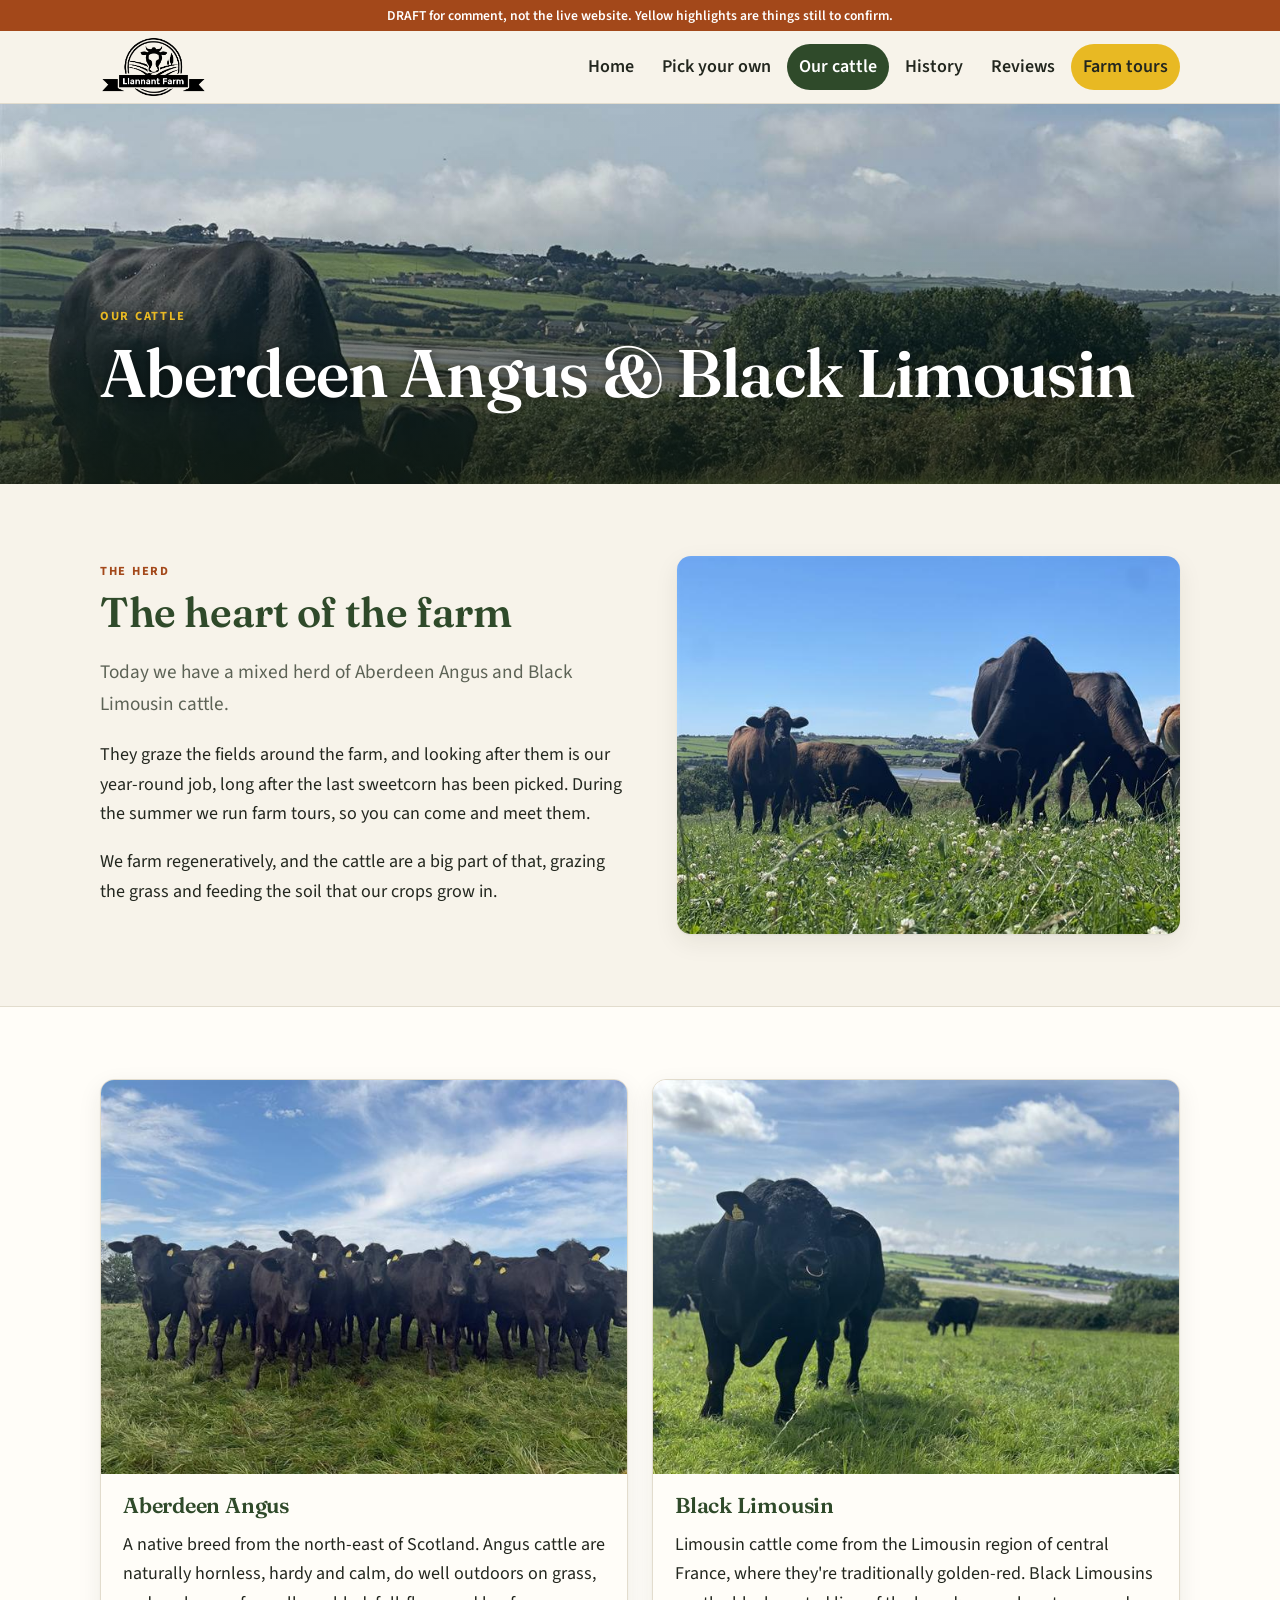
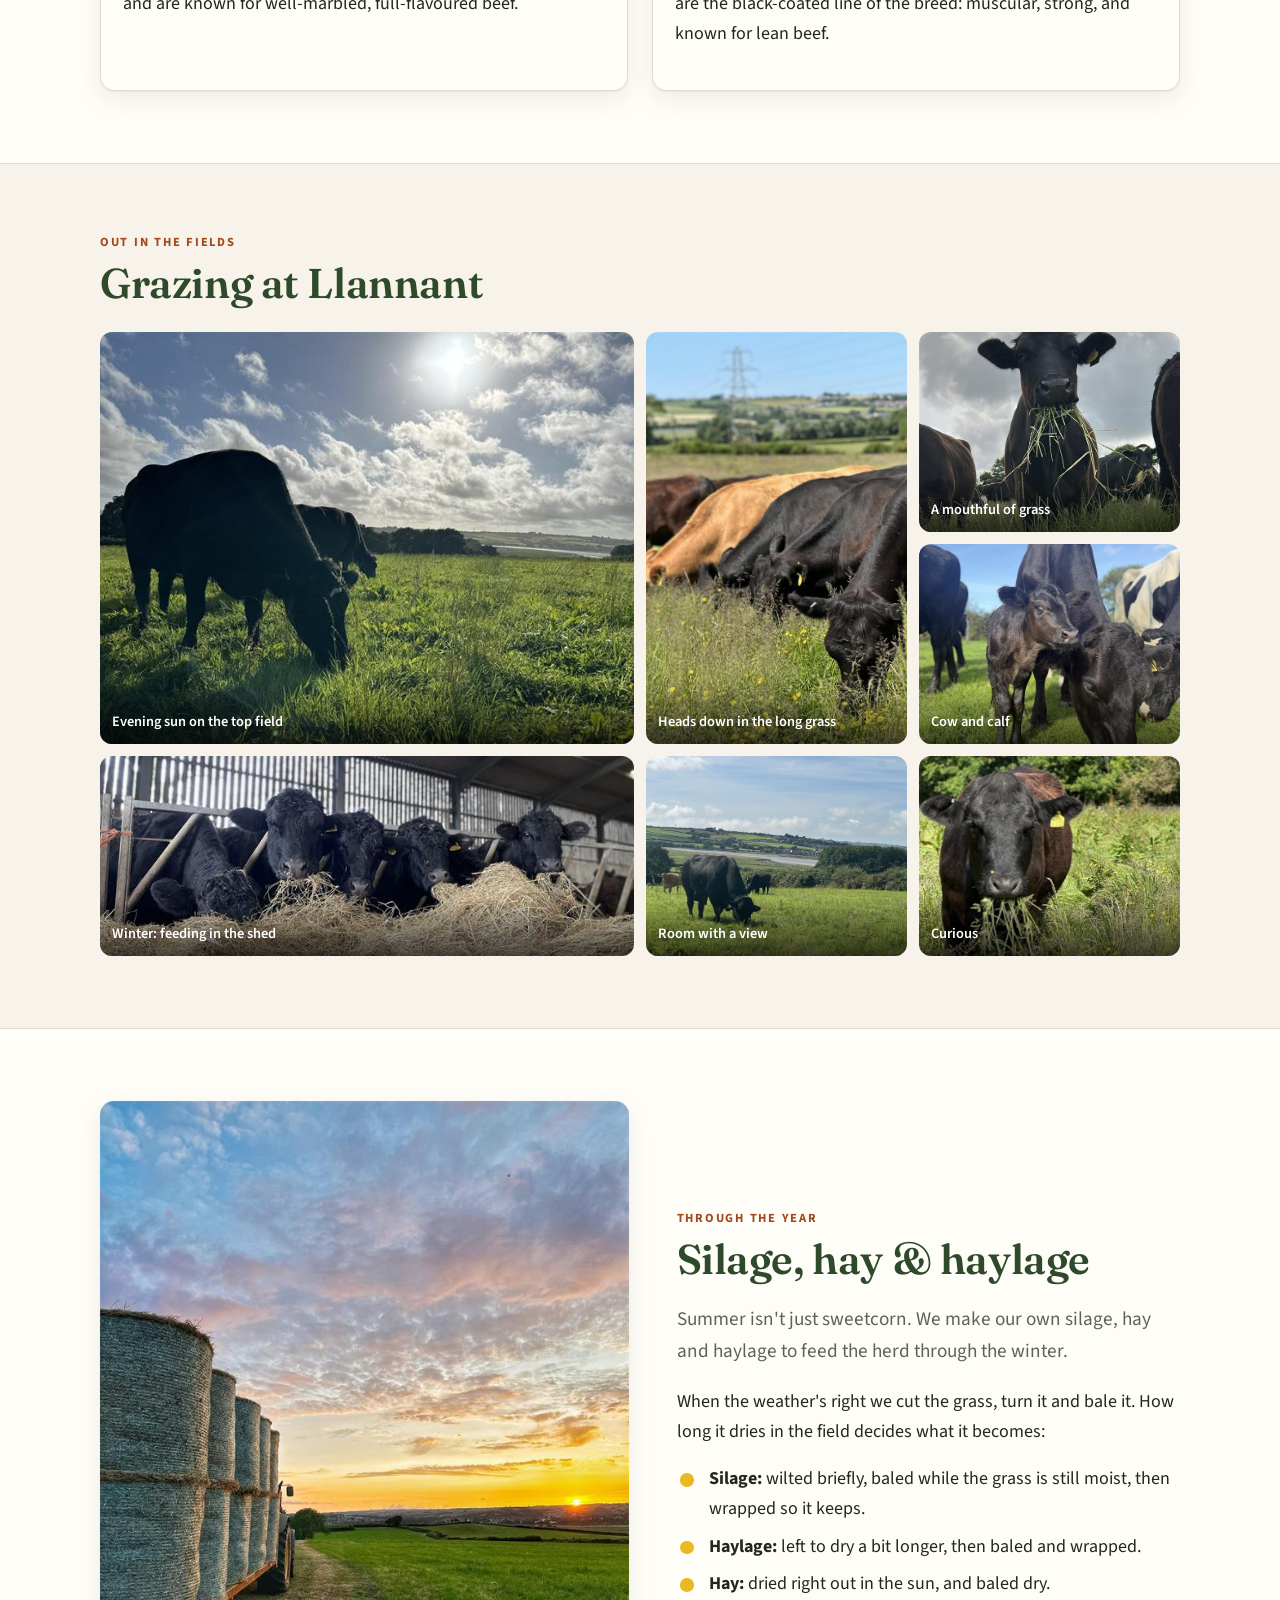
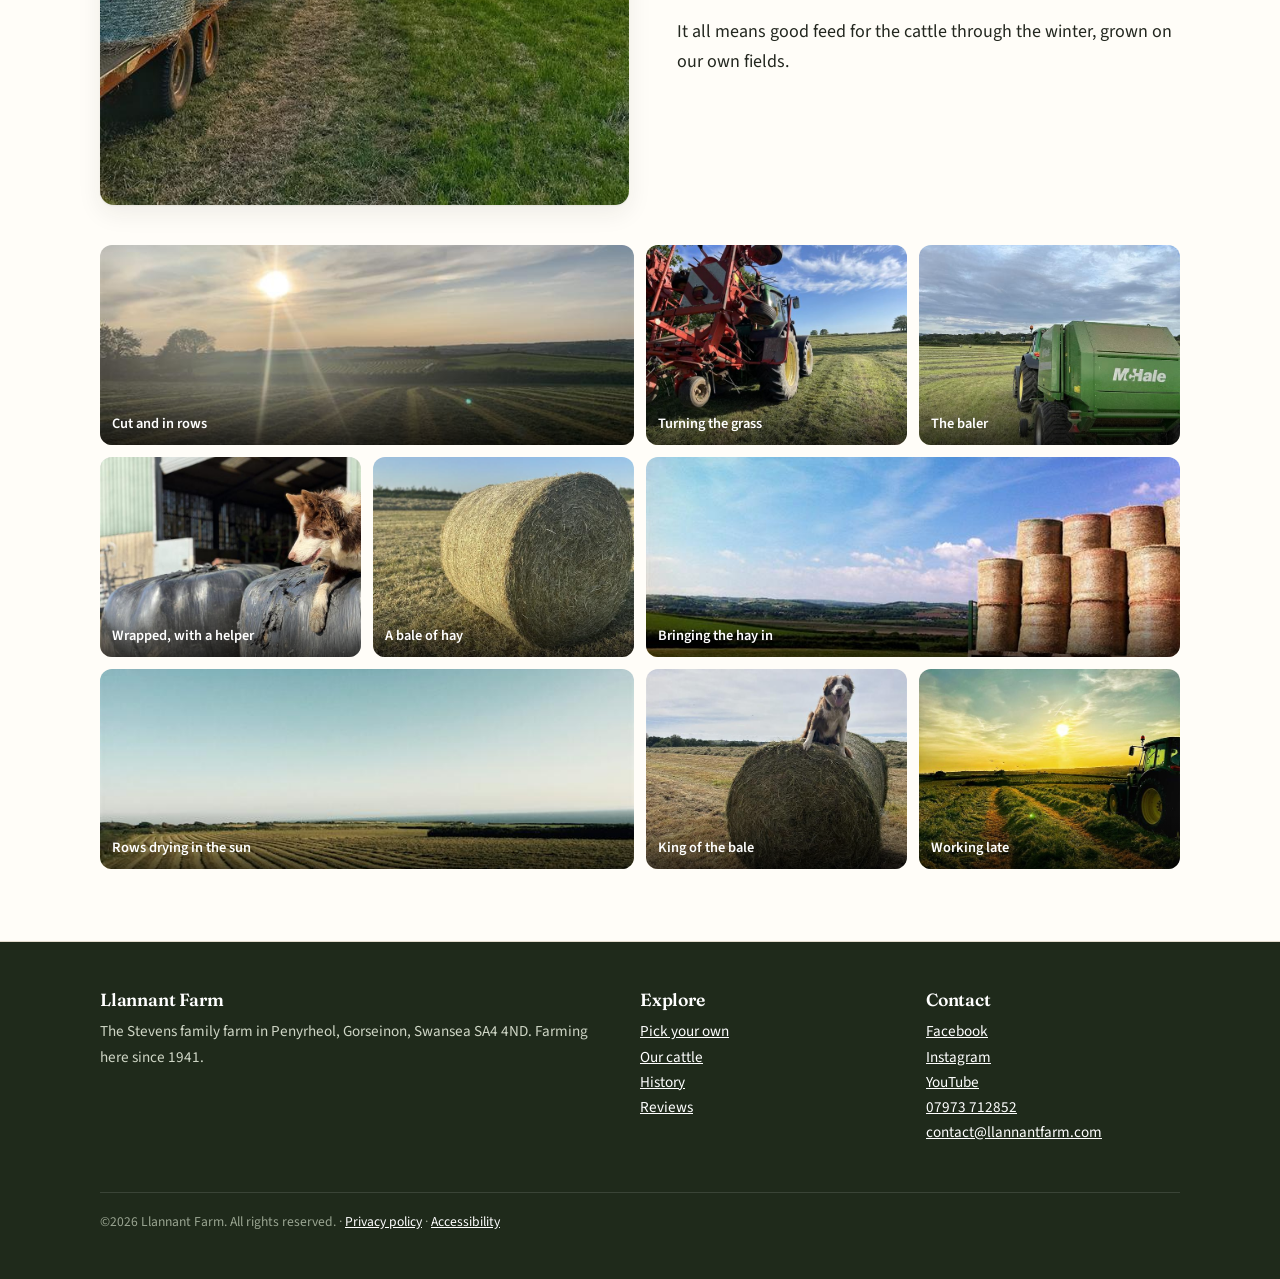
<file: cattle.html>
<!doctype html>
<html lang="en-GB" class="tours-on">
<head>
<meta charset="utf-8">
<meta name="viewport" content="width=device-width, initial-scale=1">
<meta name="robots" content="noindex, nofollow">
<title>Our Cattle: Aberdeen Angus &amp; Black Limousin | Llannant Farm, Swansea</title>
<meta name="description" content="The Aberdeen Angus and Black Limousin cattle at Llannant Farm, a family farm in Penyrheol, Swansea, and how we make our own silage, hay and haylage.">
<link rel="canonical" href="https://www.llannantfarm.com/cattle">
<meta property="og:type" content="website">
<meta property="og:site_name" content="Llannant Farm">
<meta property="og:locale" content="en_GB">
<meta property="og:title" content="Our Cattle: Aberdeen Angus &amp; Black Limousin | Llannant Farm, Swansea">
<meta property="og:description" content="The Aberdeen Angus and Black Limousin cattle at Llannant Farm, a family farm in Penyrheol, Swansea, and how we make our own silage, hay and haylage.">
<meta property="og:url" content="https://www.llannantfarm.com/cattle">
<meta property="og:image" content="https://www.llannantfarm.com/images/share/cattle.jpg">
<meta property="og:image:width" content="1200">
<meta property="og:image:height" content="630">
<meta property="og:image:alt" content="A line of black cattle at Llannant Farm, with the words Llannant Farm: Aberdeen Angus and Black Limousin cattle">
<meta name="twitter:image" content="https://www.llannantfarm.com/images/share/cattle.jpg">
<meta name="twitter:card" content="summary_large_image">
<meta name="theme-color" content="#2f4a2a">
<link rel="icon" href="favicon.ico" sizes="48x48">
<link rel="icon" type="image/png" sizes="192x192" href="favicon-192.png">
<link rel="apple-touch-icon" href="apple-touch-icon.png">
<link rel="manifest" href="manifest.json">
<link rel="preload" href="fonts/source-sans-3-latin.woff2" as="font" type="font/woff2" crossorigin>
<link rel="preload" href="fonts/fraunces-latin.woff2" as="font" type="font/woff2" crossorigin>
<link rel="stylesheet" href="css/site.css">
</head>
<body>
<a class="skip-link" href="#main">Skip to main content</a>
<div class="test-banner">DRAFT for comment, not the live website. Yellow highlights are things still to confirm.</div>
<header class="site-header">
  <div class="wrap">
    <a class="brand" href="index.html"><img src="images/logo.png" alt="Llannant Farm" width="1545" height="869"></a>
    <button class="nav-toggle" type="button" aria-expanded="false" aria-controls="nav">Menu</button>
    <nav class="nav" id="nav" aria-label="Main">
      <a href="index.html">Home</a>
      <a href="pick-your-own.html">Pick your own</a>
      <a href="cattle.html" aria-current="page">Our cattle</a>
      <a href="history.html">History</a>
      <a href="reviews.html">Reviews</a>
      <a href="tours.html" class="nav-cta" data-tours>Farm tours</a>
    </nav>
  </div>
</header>

<main id="main">
  <section class="hero short">
    <img src="images/20240810-143851728-ios.jpg" alt="A black cow grazing on a hillside field above the water" style="object-position:50% 72%" fetchpriority="high" width="1800" height="1350" srcset="images/md/20240810-143851728-ios.jpg 1100w, images/lg/20240810-143851728-ios.jpg 1600w" sizes="100vw">
    <div class="wrap">
      <span class="eyebrow" style="color:var(--corn)">Our cattle</span>
      <h1>Aberdeen Angus &amp; Black Limousin</h1>
    </div>
  </section>

  <section class="section">
    <div class="wrap split">
      <div>
        <span class="eyebrow">The herd</span>
        <h2>The heart of the farm</h2>
        <p class="lead">Today we have a mixed herd of Aberdeen Angus and Black Limousin cattle.</p>
        <p>They graze the fields around the farm, and looking after them is our year-round job, long after the last sweetcorn has been picked. During the summer we run farm tours, so you can come and meet them.</p>
        <p>We farm regeneratively, and the cattle are a big part of that, grazing the grass and feeding the soil that our crops grow in.</p>
      </div>
      <img class="rounded" src="images/img-8455.jpg" alt="Our cattle grazing a clover field on a sunny day, with the water and hills behind" loading="lazy" width="1800" height="1350" srcset="images/sm/img-8455.jpg 640w, images/md/img-8455.jpg 1100w" sizes="(max-width: 880px) 100vw, 560px">
    </div>
  </section>

  <section class="section alt">
    <div class="wrap">
      <div class="grid grid-2">
        <article class="card">
          <img src="images/img-9473.jpg" alt="A line of black Aberdeen Angus cattle standing in long grass and looking straight at the camera, under a big blue sky" loading="lazy" width="1800" height="1350" srcset="images/sm/img-9473.jpg 640w, images/md/img-9473.jpg 1100w" sizes="(max-width: 880px) 100vw, 560px">
          <div class="body">
            <h3>Aberdeen Angus</h3>
            <p>A native breed from the north-east of Scotland. Angus cattle are naturally hornless, hardy and calm, do well outdoors on grass, and are known for well-marbled, full-flavoured beef.</p>
          </div>
        </article>
        <article class="card">
          <img src="images/20240810-144017226-ios.jpg" alt="A big, muscular black bull standing in the field" loading="lazy" width="1800" height="1350" srcset="images/sm/20240810-144017226-ios.jpg 640w, images/md/20240810-144017226-ios.jpg 1100w" sizes="(max-width: 880px) 100vw, 560px">
          <div class="body">
            <h3>Black Limousin</h3>
            <p>Limousin cattle come from the Limousin region of central France, where they're traditionally golden-red. Black Limousins are the black-coated line of the breed: muscular, strong, and known for lean beef.</p>
          </div>
        </article>
      </div>
    </div>
  </section>

  <section class="section">
    <div class="wrap">
      <span class="eyebrow">Out in the fields</span>
      <h2>Grazing at Llannant</h2>
      <div class="mosaic" style="margin-top:24px">
        <figure class="wide tall"><img src="images/20240809-170854243-ios.jpg" alt="Black cattle grazing in the evening sun, with water in the distance" loading="lazy" width="1800" height="1350" srcset="images/sm/20240809-170854243-ios.jpg 640w, images/md/20240809-170854243-ios.jpg 1100w" sizes="(max-width: 880px) 100vw, 560px"><figcaption>Evening sun on the top field</figcaption></figure>
        <figure class="tall"><img src="images/664d8856-img-3977.jpg" alt="A line of black and brown cattle with their heads down, grazing long summer grass" loading="lazy" width="1350" height="1800" srcset="images/sm/664d8856-img-3977.jpg 640w, images/md/664d8856-img-3977.jpg 1100w" sizes="(max-width: 880px) 50vw, 280px"><figcaption>Heads down in the long grass</figcaption></figure>
        <figure><img src="images/img-8782.jpg" alt="A black cow with a mouthful of grass, looking at the camera" loading="lazy" style="object-position:50% 38%" width="1012" height="1800" srcset="images/sm/img-8782.jpg 640w, images/img-8782.jpg 1012w" sizes="(max-width: 880px) 50vw, 280px"><figcaption>A mouthful of grass</figcaption></figure>
        <figure><img src="images/img-8723.jpg" alt="A black cow with her young calf beside her in the field" loading="lazy" width="1350" height="1800" srcset="images/sm/img-8723.jpg 640w, images/md/img-8723.jpg 1100w" sizes="(max-width: 880px) 50vw, 280px"><figcaption>Cow and calf</figcaption></figure>
        <figure class="wide"><img src="images/img-5072.jpg" alt="A row of black cattle in the shed, eating from a pile of hay" loading="lazy" width="1800" height="1350" srcset="images/sm/img-5072.jpg 640w, images/md/img-5072.jpg 1100w" sizes="(max-width: 880px) 100vw, 560px"><figcaption>Winter: feeding in the shed</figcaption></figure>
        <figure><img src="images/img-2535.jpg" alt="A black cow grazing on a hillside, with the water and fields far below" loading="lazy" width="1800" height="1350" srcset="images/sm/img-2535.jpg 640w, images/md/img-2535.jpg 1100w" sizes="(max-width: 880px) 50vw, 280px"><figcaption>Room with a view</figcaption></figure>
        <figure><img src="images/img-3986.jpg" alt="A black cow standing in long grass by the hedge, looking straight at the camera" loading="lazy" width="1350" height="1800" srcset="images/sm/img-3986.jpg 640w, images/md/img-3986.jpg 1100w" sizes="(max-width: 880px) 50vw, 280px"><figcaption>Curious</figcaption></figure>
      </div>
    </div>
  </section>

  <section class="section alt">
    <div class="wrap split flip">
      <div>
        <span class="eyebrow">Through the year</span>
        <h2>Silage, hay &amp; haylage</h2>
        <p class="lead">Summer isn't just sweetcorn. We make our own silage, hay and haylage to feed the herd through the winter.</p>
        <p>When the weather's right we cut the grass, turn it and bale it. How long it dries in the field decides what it becomes:</p>
        <ul class="ticks">
          <li><strong>Silage:</strong> wilted briefly, baled while the grass is still moist, then wrapped so it keeps.</li>
          <li><strong>Haylage:</strong> left to dry a bit longer, then baled and wrapped.</li>
          <li><strong>Hay:</strong> dried right out in the sun, and baled dry.</li>
        </ul>
        <p>It all means good feed for the cattle through the winter, grown on our own fields.</p>
      </div>
      <img class="rounded" src="images/img-4311.jpg" alt="A trailer stacked high with round bales at the edge of a field, under a golden sunset" loading="lazy" width="1350" height="1800" srcset="images/sm/img-4311.jpg 640w, images/md/img-4311.jpg 1100w" sizes="(max-width: 880px) 100vw, 560px">
    </div>
    <div class="wrap" style="margin-top:40px">
      <div class="mosaic">
        <figure class="wide"><img src="images/img-9162.jpg" alt="Rows of cut grass stretching across the field towards the setting sun" loading="lazy" width="1800" height="1350" srcset="images/sm/img-9162.jpg 640w, images/md/img-9162.jpg 1100w" sizes="(max-width: 880px) 100vw, 560px"><figcaption>Cut and in rows</figcaption></figure>
        <figure><img src="images/img-7106-large.jpg" alt="A tractor with a red machine for turning the cut grass, in a mown field" loading="lazy" width="1440" height="1080" srcset="images/sm/img-7106-large.jpg 640w, images/md/img-7106-large.jpg 1100w" sizes="(max-width: 880px) 50vw, 280px"><figcaption>Turning the grass</figcaption></figure>
        <figure><img src="images/img-5436.jpg" alt="A green McHale baler hitched to a tractor in a mown field" loading="lazy" width="1350" height="1800" srcset="images/sm/img-5436.jpg 640w, images/md/img-5436.jpg 1100w" sizes="(max-width: 880px) 50vw, 280px"><figcaption>The baler</figcaption></figure>
        <figure><img src="images/img-4145.jpg" alt="A dog resting its head on top of black wrapped bales by the shed" loading="lazy" style="object-position:50% 18%" width="1350" height="1800" srcset="images/sm/img-4145.jpg 640w, images/md/img-4145.jpg 1100w" sizes="(max-width: 880px) 50vw, 280px"><figcaption>Wrapped, with a helper</figcaption></figure>
        <figure><img src="images/img-4024.jpg" alt="A single round bale of hay in a cut field under a clear sky" loading="lazy" width="1350" height="1800" srcset="images/sm/img-4024.jpg 640w, images/md/img-4024.jpg 1100w" sizes="(max-width: 880px) 50vw, 280px"><figcaption>A bale of hay</figcaption></figure>
        <figure class="wide"><img src="images/383bfb65-777.jpg" alt="Round bales stacked high on a trailer in a cut hay field" loading="lazy" width="1500" height="963" srcset="images/sm/383bfb65-777.jpg 640w, images/md/383bfb65-777.jpg 1100w" sizes="(max-width: 880px) 100vw, 560px"><figcaption>Bringing the hay in</figcaption></figure>
        <figure class="wide"><img src="images/025.jpg" alt="Long rows of cut grass curving across a field towards the sea" loading="lazy" width="1800" height="1350" srcset="images/sm/025.jpg 640w, images/md/025.jpg 1100w" sizes="(max-width: 880px) 100vw, 560px"><figcaption>Rows drying in the sun</figcaption></figure>
        <figure><img src="images/img-5197.jpg" alt="A dog sitting on top of a round bale in a cut field" loading="lazy" width="1350" height="1800" srcset="images/sm/img-5197.jpg 640w, images/md/img-5197.jpg 1100w" sizes="(max-width: 880px) 50vw, 280px"><figcaption>King of the bale</figcaption></figure>
        <figure><img src="images/img-3915.jpg" alt="Sunset over rows of cut grass, with a tractor at the edge of the field" loading="lazy" width="1350" height="1800" srcset="images/sm/img-3915.jpg 640w, images/md/img-3915.jpg 1100w" sizes="(max-width: 880px) 50vw, 280px"><figcaption>Working late</figcaption></figure>
      </div>
    </div>
  </section>
</main>

<footer class="site-footer">
  <div class="wrap">
    <div class="cols">
      <div>
        <h2>Llannant Farm</h2>
        <p>The Stevens family farm in Penyrheol, Gorseinon, Swansea SA4 4ND. Farming here since 1941.</p>
      </div>
      <div>
        <h2>Explore</h2>
        <p><a href="pick-your-own.html">Pick your own</a><br><a href="cattle.html">Our cattle</a><br><a href="history.html">History</a><br><a href="reviews.html">Reviews</a></p>
      </div>
      <div>
        <h2>Contact</h2>
        <p><a href="https://www.facebook.com/llannantfarm">Facebook</a><br><a href="https://www.instagram.com/llannant">Instagram</a><br><a href="https://www.youtube.com/@llannant">YouTube</a><br><a href="tel:+447973712852">07973 712852</a><br><a href="mailto:contact@llannantfarm.com">contact@llannantfarm.com</a></p>
      </div>
    </div>
    <p class="small">©<span data-year>2026</span> Llannant Farm. All rights reserved. · <a href="privacy.html">Privacy policy</a> · <a href="accessibility.html">Accessibility</a></p>
  </div>
</footer>
<script src="js/site.js"></script>
</body>
</html>
</file>
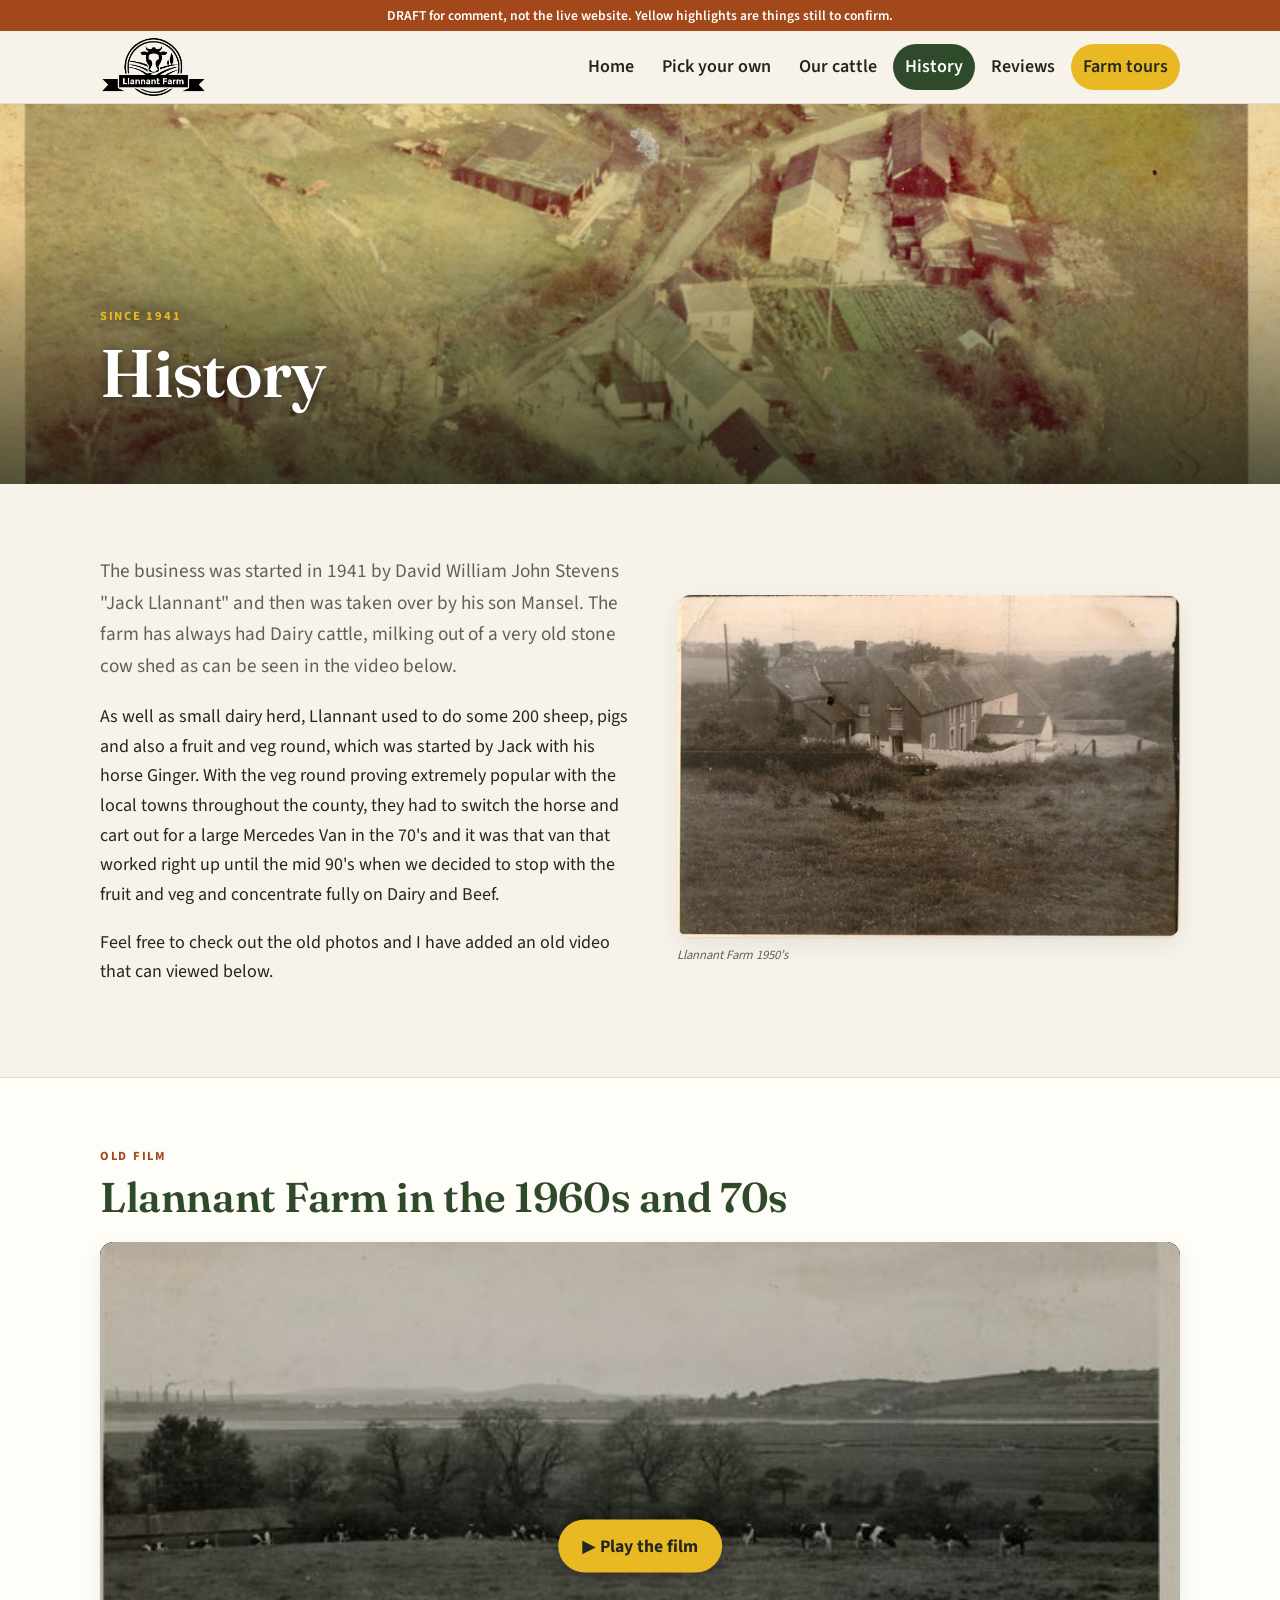
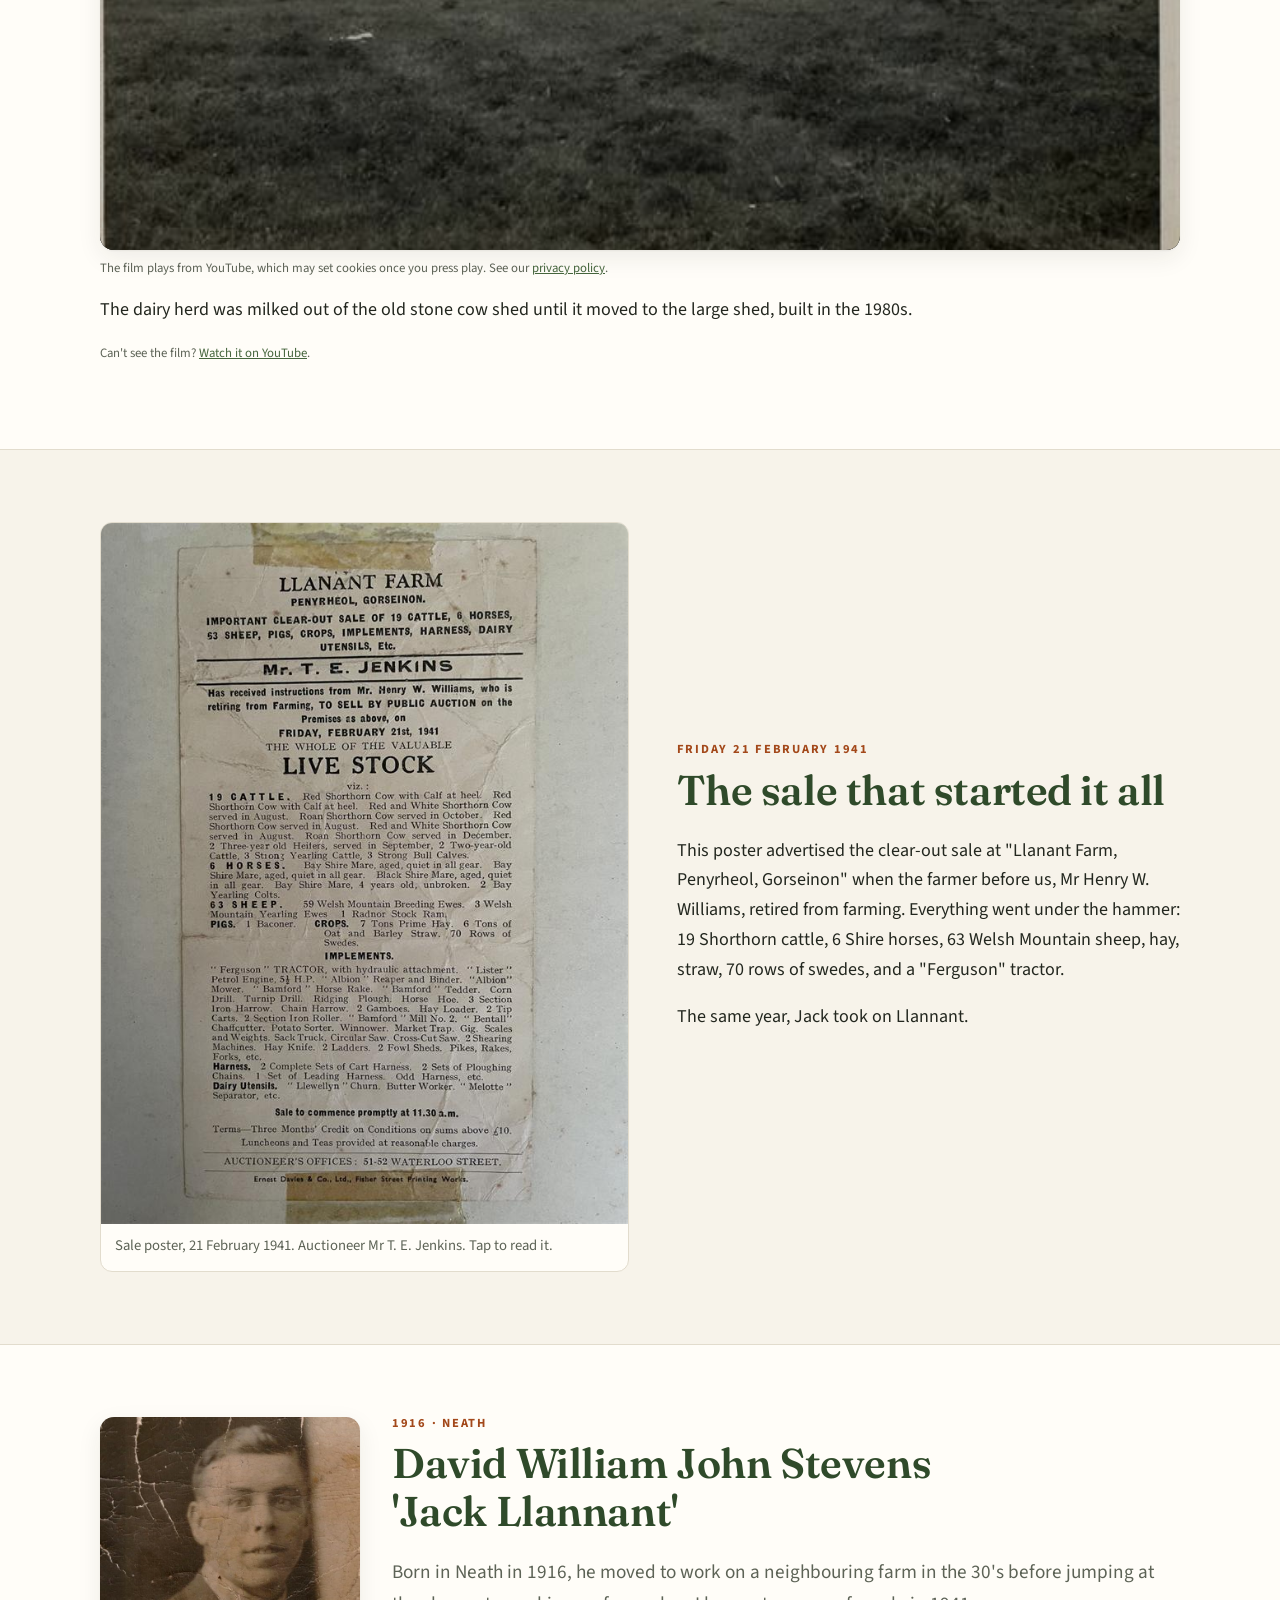
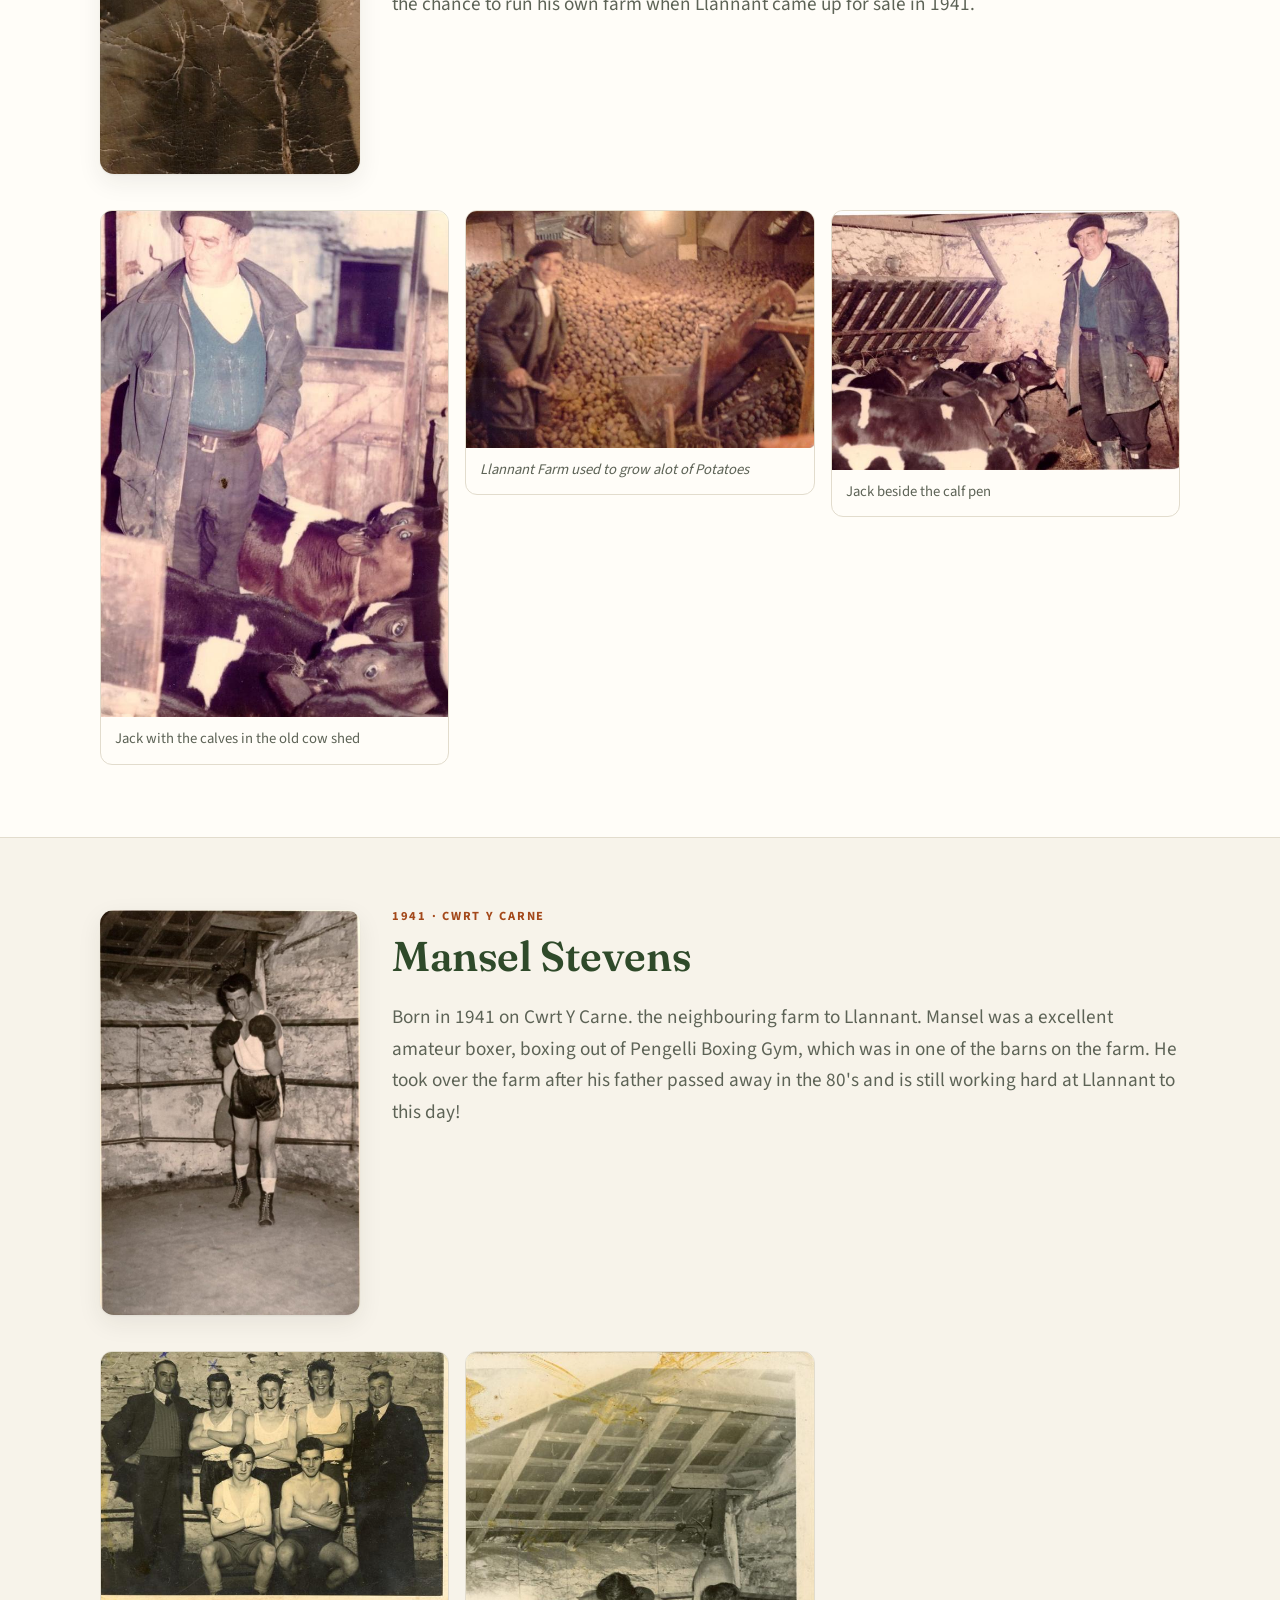
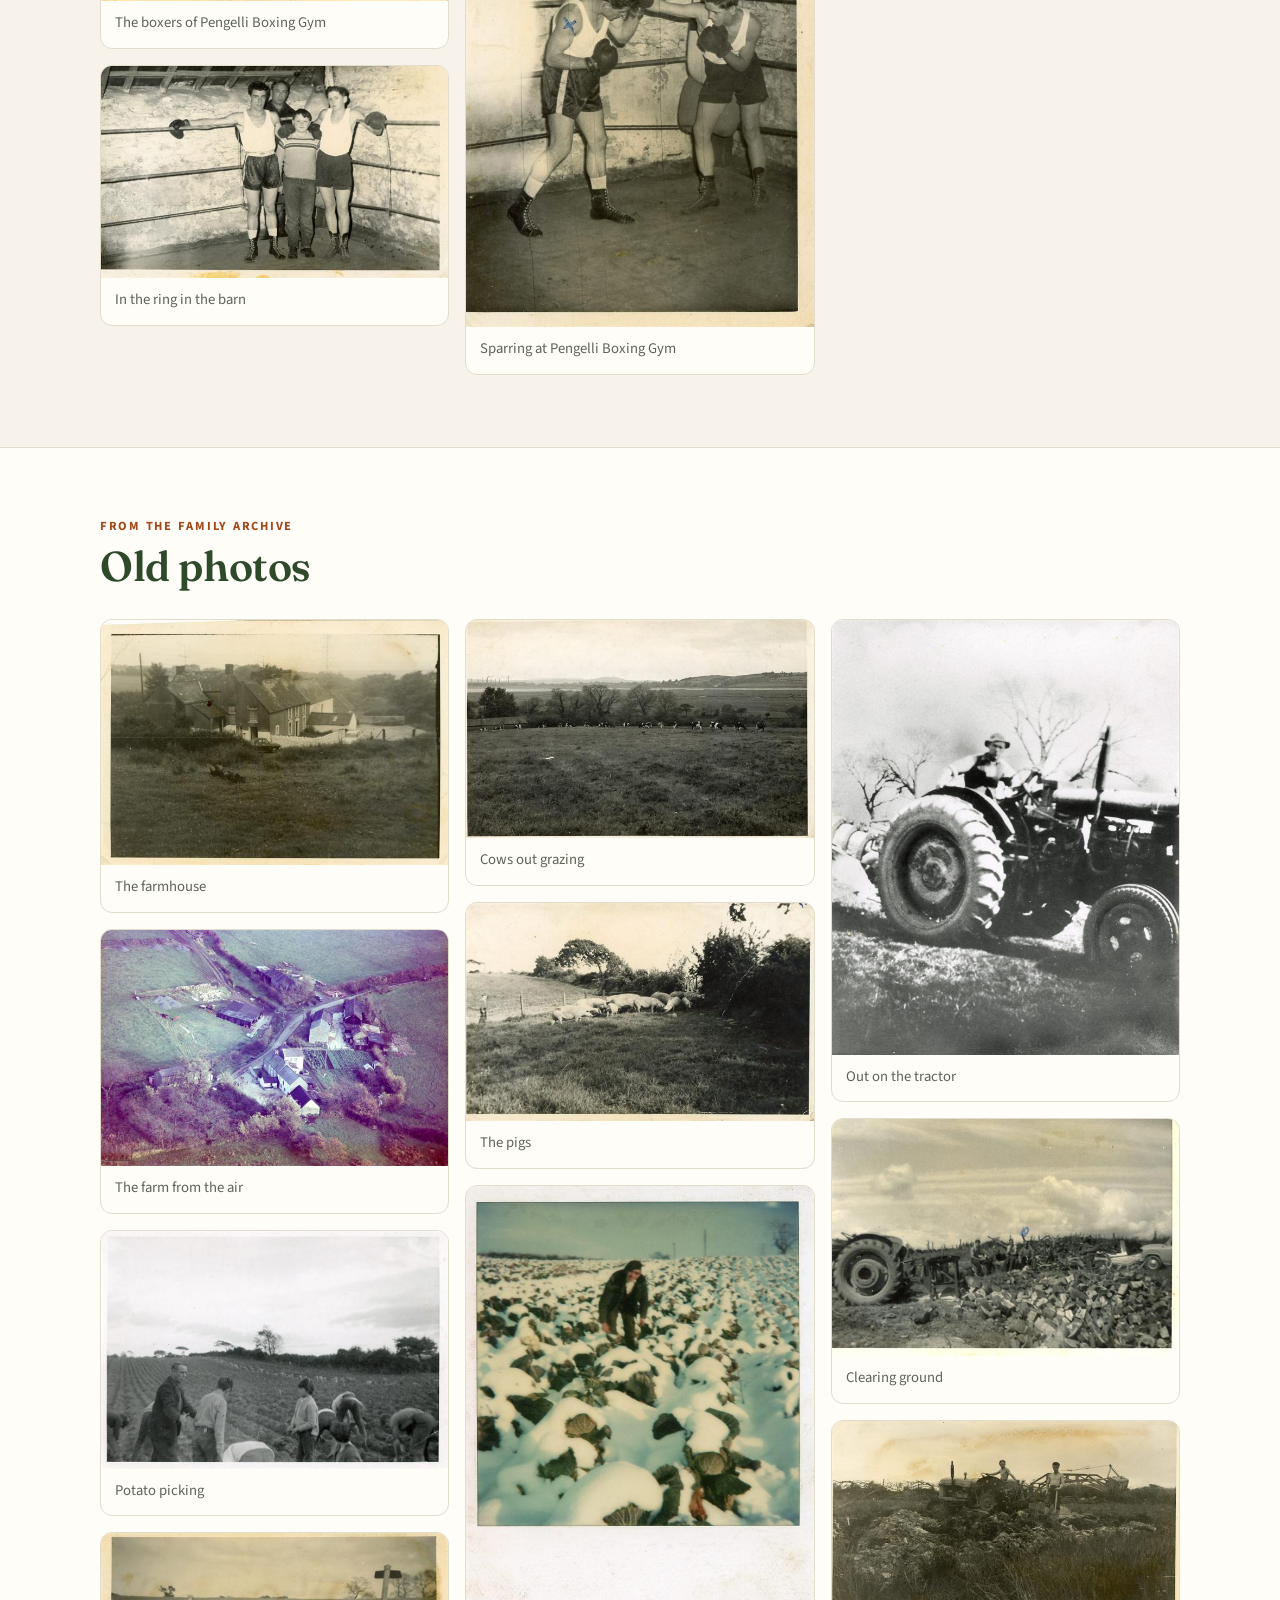
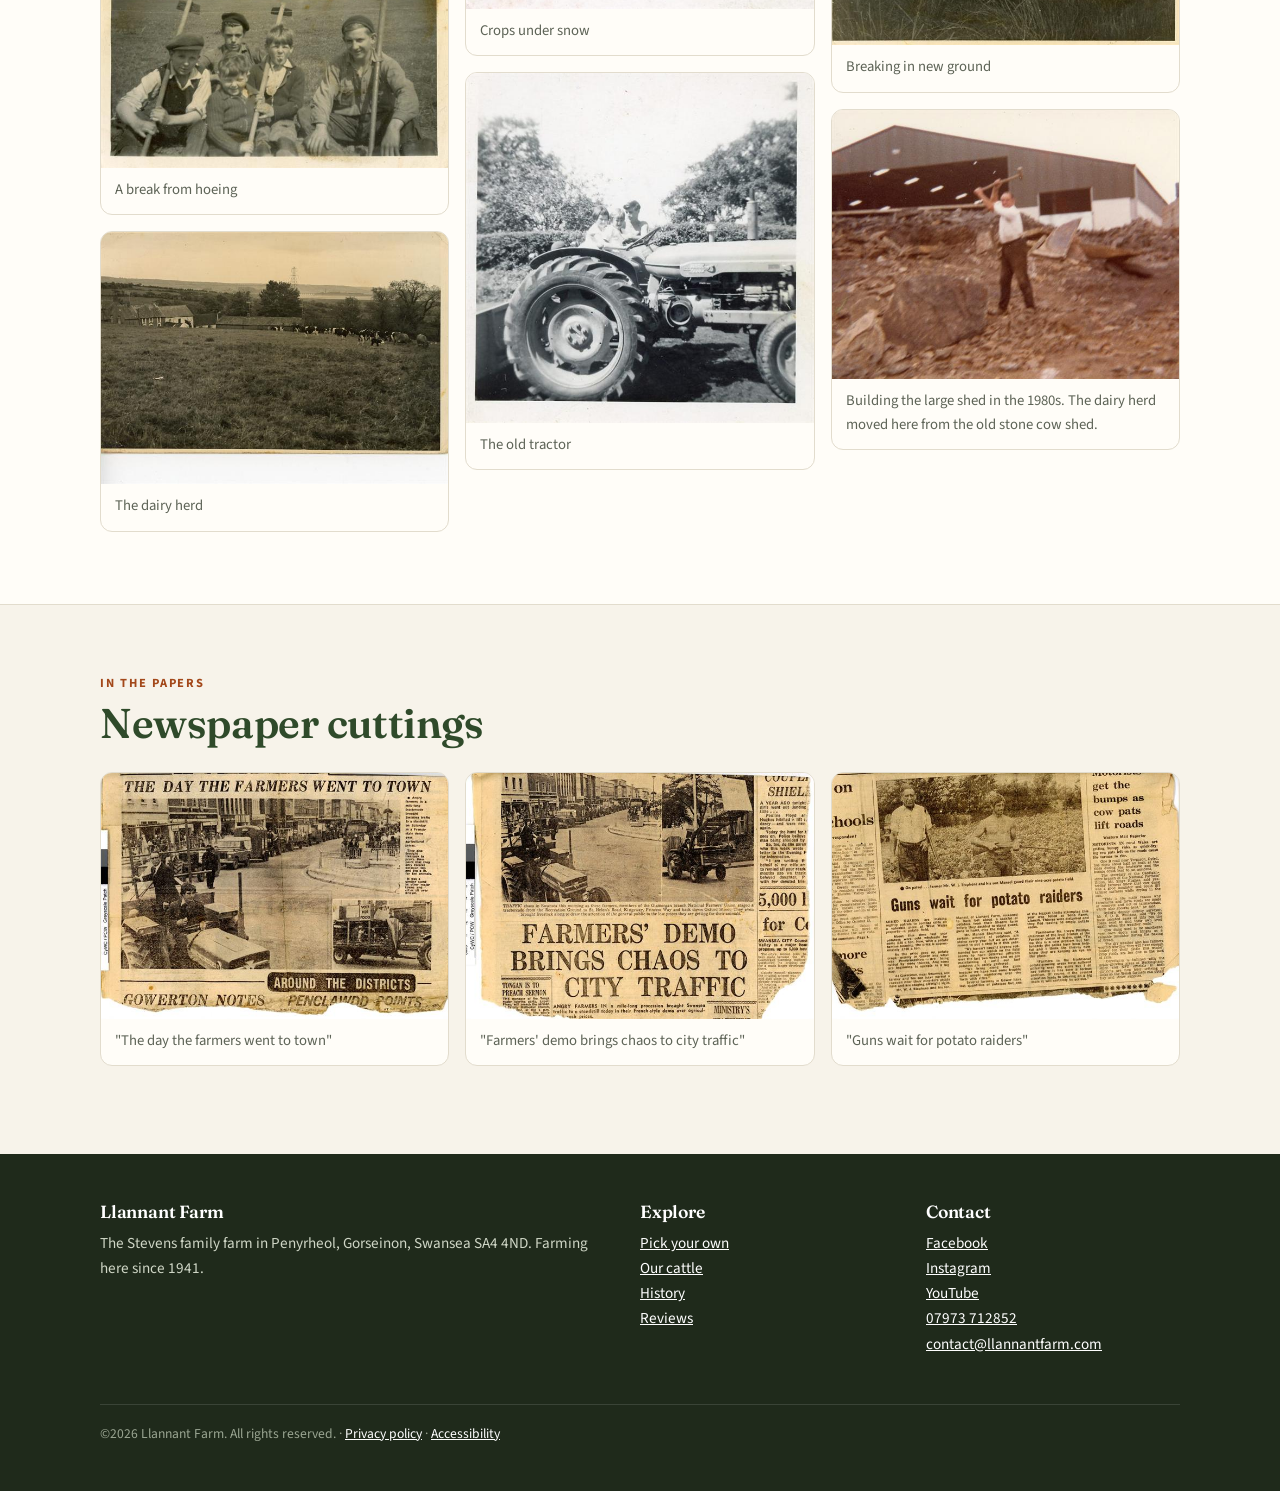
<file: history.html>
<!doctype html>
<html lang="en-GB" class="tours-on">
<head>
<meta charset="utf-8">
<meta name="viewport" content="width=device-width, initial-scale=1">
<meta name="robots" content="noindex, nofollow">
<title>Our History: Farming Since 1941 | Llannant Farm, Swansea</title>
<meta name="description" content="The history of Llannant Farm, Penyrheol, Swansea: started in 1941 by Jack Llannant, taken over by his son Mansel. Old photos, film and family archive.">
<link rel="canonical" href="https://www.llannantfarm.com/history">
<meta property="og:type" content="website">
<meta property="og:site_name" content="Llannant Farm">
<meta property="og:locale" content="en_GB">
<meta property="og:title" content="Our History: Farming Since 1941 | Llannant Farm, Swansea">
<meta property="og:description" content="The history of Llannant Farm, Penyrheol, Swansea: started in 1941 by Jack Llannant, taken over by his son Mansel. Old photos, film and family archive.">
<meta property="og:url" content="https://www.llannantfarm.com/history">
<meta property="og:image" content="https://www.llannantfarm.com/images/share/history.jpg">
<meta property="og:image:width" content="1200">
<meta property="og:image:height" content="630">
<meta property="og:image:alt" content="The Llannant farmhouse in the 1950s, with the words Llannant Farm: a family farm since 1941">
<meta name="twitter:image" content="https://www.llannantfarm.com/images/share/history.jpg">
<meta name="twitter:card" content="summary_large_image">
<meta name="theme-color" content="#2f4a2a">
<link rel="icon" href="favicon.ico" sizes="48x48">
<link rel="icon" type="image/png" sizes="192x192" href="favicon-192.png">
<link rel="apple-touch-icon" href="apple-touch-icon.png">
<link rel="manifest" href="manifest.json">
<link rel="preload" href="fonts/source-sans-3-latin.woff2" as="font" type="font/woff2" crossorigin>
<link rel="preload" href="fonts/fraunces-latin.woff2" as="font" type="font/woff2" crossorigin>
<link rel="stylesheet" href="css/site.css">
</head>
<body>
<a class="skip-link" href="#main">Skip to main content</a>
<div class="test-banner">DRAFT for comment, not the live website. Yellow highlights are things still to confirm.</div>
<header class="site-header">
  <div class="wrap">
    <a class="brand" href="index.html"><img src="images/logo.png" alt="Llannant Farm" width="1545" height="869"></a>
    <button class="nav-toggle" type="button" aria-expanded="false" aria-controls="nav">Menu</button>
    <nav class="nav" id="nav" aria-label="Main">
      <a href="index.html">Home</a>
      <a href="pick-your-own.html">Pick your own</a>
      <a href="cattle.html">Our cattle</a>
      <a href="history.html" aria-current="page">History</a>
      <a href="reviews.html">Reviews</a>
      <a href="tours.html" class="nav-cta" data-tours>Farm tours</a>
    </nav>
  </div>
</header>

<main id="main">
  <section class="hero short">
    <img src="images/as-031.jpg" alt="Old aerial photograph of Llannant Farm's buildings, yard and surrounding fields" fetchpriority="high" width="1464" height="1004" srcset="images/md/as-031.jpg 1100w, images/as-031.jpg 1464w" sizes="100vw">
    <div class="wrap">
      <span class="eyebrow" style="color:var(--corn)">Since 1941</span>
      <h1>History</h1>
    </div>
  </section>

  <!-- The history text below is kept word for word from the old llannantfarm.com. One correction, given by Andrew
       on 21 Nov 2026: Jack's full name is "David William John Stevens" (the old text said "William John Stevens"). -->
  <section class="section">
    <div class="wrap split">
      <div>
        <p class="lead">The business was started in 1941 by David William John Stevens "Jack Llannant" and then was taken over by his son Mansel. The farm has always had Dairy cattle, milking out of a very old stone cow shed as can be seen in the video below.</p>
        <p>As well as small dairy herd, Llannant used to do some 200 sheep, pigs and also a fruit and veg round, which was started by Jack with his horse Ginger. With the veg round proving extremely popular with the local towns throughout the county, they had to switch the horse and cart out for a large Mercedes Van in the 70's and it was that van that worked right up until the mid 90's when we decided to stop with the fruit and veg and concentrate fully on Dairy and Beef.</p>
        <p>Feel free to check out the old photos and I have added an old video that can viewed below.</p>
      </div>
      <figure style="margin:0">
        <img class="rounded" src="images/the-farm.jpg" alt="Old black-and-white photo of the Llannant farmhouse and outbuildings in the 1950s, with a car parked outside" width="1414" height="959" srcset="images/sm/the-farm.jpg 640w, images/md/the-farm.jpg 1100w" sizes="(max-width: 880px) 100vw, 560px">
        <figcaption class="credit" style="margin-top:8px"><em>Llannant Farm 1950’s</em></figcaption>
      </figure>
    </div>
  </section>

  <section class="section alt">
    <div class="wrap">
      <span class="eyebrow">Old film</span>
      <h2>Llannant Farm in the 1960s and 70s</h2>
      <div class="video" style="margin-top:20px" data-youtube="Wd0cCeJw6XM" data-title="Old film of Llannant Farm, 1960s and 70s">
        <button type="button" class="video-play" aria-label="Play the old film of Llannant Farm. It plays from YouTube.">
          <img src="images/as-008.jpg" alt="" loading="lazy" width="1604" height="1007" srcset="images/sm/as-008.jpg 640w, images/md/as-008.jpg 1100w" sizes="(max-width: 880px) 100vw, 560px">
          <span>▶ Play the film</span>
        </button>
      </div>
      <p class="credit" style="margin-top:8px">The film plays from YouTube, which may set cookies once you press play. See our <a href="privacy.html">privacy policy</a>.</p>
      <p style="margin-top:16px">The dairy herd was milked out of the old stone cow shed until it moved to the large shed, built in the 1980s.</p>
      <p class="credit">Can't see the film? <a href="https://www.youtube.com/watch?v=Wd0cCeJw6XM">Watch it on YouTube</a>.</p>
    </div>
  </section>

  <section class="section">
    <div class="wrap split flip">
      <div>
        <span class="eyebrow">Friday 21 February 1941</span>
        <h2>The sale that started it all</h2>
        <p>This poster advertised the clear-out sale at "Llanant Farm, Penyrheol, Gorseinon" when the farmer before us, Mr Henry W. Williams, retired from farming. Everything went under the hammer: 19 Shorthorn cattle, 6 Shire horses, 63 Welsh Mountain sheep, hay, straw, 70 rows of swedes, and a "Ferguson" tractor.</p>
        <p>The same year, Jack took on Llannant.</p>
      </div>
      <div class="gallery" style="columns:1">
        <figure style="margin:0"><img src="images/img-7293.jpg" alt="Old printed poster for the 1941 clear-out sale at Llanant Farm, Penyrheol, listing cattle, horses, sheep and implements" loading="lazy" width="1350" height="1800" srcset="images/sm/img-7293.jpg 640w, images/md/img-7293.jpg 1100w" sizes="(max-width: 880px) 100vw, 560px"><figcaption>Sale poster, 21 February 1941. Auctioneer Mr T. E. Jenkins. Tap to read it.</figcaption></figure>
      </div>
    </div>
  </section>

  <section class="section alt">
    <div class="wrap">
      <div class="person">
        <img class="rounded" src="images/jack.jpg" alt="Old, cracked portrait photo of Jack Llannant as a young man in a jacket and tie" loading="lazy" width="607" height="833">
        <div>
          <span class="eyebrow">1916 · Neath</span>
          <h2>David William John Stevens<br>'Jack Llannant'</h2>
          <p class="lead">Born in Neath in 1916, he moved to work on a neighbouring farm in the 30's before jumping at the chance to run his own farm when Llannant came up for sale in 1941.</p>
        </div>
      </div>
      <div class="gallery" style="margin-top:36px">
        <figure><img src="images/jack2.jpg" alt="Jack Llannant in his cap and coat with young calves in the old stone cow shed" loading="lazy" width="975" height="1423" srcset="images/sm/jack2.jpg 640w, images/jack2.jpg 975w" sizes="(max-width: 880px) 100vw, 560px"><figcaption>Jack with the calves in the old cow shed</figcaption></figure>
        <figure><img src="images/jack-3.jpg" alt="Jack Llannant with a shovel in front of a huge pile of potatoes in the barn" loading="lazy" width="1685" height="1150" srcset="images/sm/jack-3.jpg 640w, images/md/jack-3.jpg 1100w" sizes="(max-width: 880px) 100vw, 560px"><figcaption><em>Llannant Farm used to grow alot of Potatoes</em></figcaption></figure>
        <figure><img src="images/jack-4.jpg" alt="Jack Llannant with a walking stick beside a pen of black and white calves in the stone cow shed" loading="lazy" width="1406" height="1051" srcset="images/sm/jack-4.jpg 640w, images/md/jack-4.jpg 1100w" sizes="(max-width: 880px) 100vw, 560px"><figcaption>Jack beside the calf pen</figcaption></figure>
      </div>
    </div>
  </section>

  <section class="section">
    <div class="wrap">
      <div class="person">
        <img class="rounded" src="images/the-sul.jpg" alt="Mansel Stevens as a young amateur boxer, gloves up, in the boxing gym in one of the farm barns" loading="lazy" width="964" height="1503" srcset="images/sm/the-sul.jpg 640w, images/the-sul.jpg 964w" sizes="(max-width: 880px) 100vw, 560px">
        <div>
          <span class="eyebrow">1941 · Cwrt Y Carne</span>
          <h2>Mansel Stevens</h2>
          <p class="lead">Born in 1941 on Cwrt Y Carne. the neighbouring farm to Llannant. Mansel was a excellent amateur boxer, boxing out of Pengelli Boxing Gym, which was in one of the barns on the farm. He took over the farm after his father passed away in the 80's and is still working hard at Llannant to this day!</p>
        </div>
      </div>
      <div class="gallery" style="margin-top:36px">
        <figure><img src="images/as-030.jpg" alt="Old photo of a group of young boxers in vests with two older men in suits, in front of a stone wall" loading="lazy" width="1276" height="915" srcset="images/sm/as-030.jpg 640w, images/md/as-030.jpg 1100w" sizes="(max-width: 880px) 100vw, 560px"><figcaption>The boxers of Pengelli Boxing Gym</figcaption></figure>
        <figure><img src="images/as-033.jpg" alt="Old photo of two young boxers in gloves with a boy between them, inside the ring in the barn" loading="lazy" width="1567" height="960" srcset="images/sm/as-033.jpg 640w, images/md/as-033.jpg 1100w" sizes="(max-width: 880px) 100vw, 560px"><figcaption>In the ring in the barn</figcaption></figure>
        <figure><img src="images/as-026.jpg" alt="Old photo of two boxers sparring in the barn gym" loading="lazy" width="980" height="1623" srcset="images/sm/as-026.jpg 640w, images/as-026.jpg 980w" sizes="(max-width: 880px) 100vw, 560px"><figcaption>Sparring at Pengelli Boxing Gym</figcaption></figure>
      </div>
    </div>
  </section>

  <section class="section alt">
    <div class="wrap">
      <span class="eyebrow">From the family archive</span>
      <h2>Old photos</h2>
      <!-- The captions here, and on the three boxing photos above, describe what the photos show.
           Names and dates still to add: Andrew will send them later (said 21 Nov 2026). -->
      <div class="gallery" style="margin-top:28px">
        <figure><img src="images/as-024.jpg" alt="Old photo of the farmhouse and buildings across a rough field" loading="lazy" width="1479" height="1044" srcset="images/sm/as-024.jpg 640w, images/md/as-024.jpg 1100w" sizes="(max-width: 880px) 100vw, 560px"><figcaption>The farmhouse</figcaption></figure>
        <figure><img src="images/as-014.jpg" alt="Old aerial photograph of the farm buildings where the lanes meet" loading="lazy" width="1800" height="1226" srcset="images/sm/as-014.jpg 640w, images/md/as-014.jpg 1100w" sizes="(max-width: 880px) 100vw, 560px"><figcaption>The farm from the air</figcaption></figure>
        <figure><img src="images/as-006.jpg" alt="Old black-and-white photo of a group of people picking potatoes in a field" loading="lazy" width="1464" height="1004" srcset="images/sm/as-006.jpg 640w, images/md/as-006.jpg 1100w" sizes="(max-width: 880px) 100vw, 560px"><figcaption>Potato picking</figcaption></figure>
        <figure><img src="images/as-018.jpg" alt="Old photo of men and boys resting with hoes in a field" loading="lazy" width="1012" height="684" srcset="images/sm/as-018.jpg 640w, images/as-018.jpg 1012w" sizes="(max-width: 880px) 100vw, 560px"><figcaption>A break from hoeing</figcaption></figure>
        <figure><img src="images/as-032.jpg" alt="Old photo of black and white dairy cows grazing in front of the farm buildings" loading="lazy" width="1596" height="1156" srcset="images/sm/as-032.jpg 640w, images/md/as-032.jpg 1100w" sizes="(max-width: 880px) 100vw, 560px"><figcaption>The dairy herd</figcaption></figure>
        <figure><img src="images/as-008.jpg" alt="Old photo of dairy cows grazing across a wide field, with water and hills in the distance" loading="lazy" width="1604" height="1007" srcset="images/sm/as-008.jpg 640w, images/md/as-008.jpg 1100w" sizes="(max-width: 880px) 100vw, 560px"><figcaption>Cows out grazing</figcaption></figure>
        <figure><img src="images/as-025.jpg" alt="Old photo of pigs lying together in a field by a hedge" loading="lazy" width="1599" height="1007" srcset="images/sm/as-025.jpg 640w, images/md/as-025.jpg 1100w" sizes="(max-width: 880px) 100vw, 560px"><figcaption>The pigs</figcaption></figure>
        <figure><img src="images/as-020.jpg" alt="Old photo of a man among rows of crops covered in snow" loading="lazy" width="1007" height="1227" srcset="images/sm/as-020.jpg 640w, images/as-020.jpg 1007w" sizes="(max-width: 880px) 100vw, 560px"><figcaption>Crops under snow</figcaption></figure>
        <figure><img src="images/as-011.jpg" alt="Old black-and-white photo of a grey tractor in the yard" loading="lazy" width="696" height="700" srcset="images/sm/as-011.jpg 640w, images/as-011.jpg 696w" sizes="(max-width: 880px) 100vw, 560px"><figcaption>The old tractor</figcaption></figure>
        <figure><img src="images/as-015.jpg" alt="Old black-and-white photo of a man driving a tractor" loading="lazy" width="1438" height="1800" srcset="images/sm/as-015.jpg 640w, images/md/as-015.jpg 1100w" sizes="(max-width: 880px) 100vw, 560px"><figcaption>Out on the tractor</figcaption></figure>
        <figure><img src="images/as-028.jpg" alt="Old photo of a tractor beside a large pile of cleared stone" loading="lazy" width="1419" height="968" srcset="images/sm/as-028.jpg 640w, images/md/as-028.jpg 1100w" sizes="(max-width: 880px) 100vw, 560px"><figcaption>Clearing ground</figcaption></figure>
        <figure><img src="images/as-029.jpg" alt="Old photo of men and a tractor working on rough ground" loading="lazy" width="1520" height="983" srcset="images/sm/as-029.jpg 640w, images/md/as-029.jpg 1100w" sizes="(max-width: 880px) 100vw, 560px"><figcaption>Breaking in new ground</figcaption></figure>
        <figure><img src="images/as-007.jpg" alt="Old colour photo of a man swinging a pick on rocky ground in front of a large new shed" loading="lazy" width="1296" height="1004" srcset="images/sm/as-007.jpg 640w, images/md/as-007.jpg 1100w" sizes="(max-width: 880px) 100vw, 560px"><figcaption>Building the large shed in the 1980s. The dairy herd moved here from the old stone cow shed.</figcaption></figure>
      </div>
    </div>
  </section>

  <section class="section">
    <div class="wrap">
      <span class="eyebrow">In the papers</span>
      <h2>Newspaper cuttings</h2>
      <div class="gallery" style="margin-top:24px">
        <figure><img src="images/as-001.jpg" alt="Old newspaper cutting headlined The Day the Farmers Went to Town, with a photo of tractors in a town street" loading="lazy" width="1800" height="1274" srcset="images/sm/as-001.jpg 640w, images/md/as-001.jpg 1100w" sizes="(max-width: 880px) 100vw, 560px"><figcaption>"The day the farmers went to town"</figcaption></figure>
        <figure><img src="images/as-002.jpg" alt="Old newspaper cutting headlined Farmers' Demo Brings Chaos to City Traffic, with photos of tractors in the street" loading="lazy" width="1800" height="1274" srcset="images/sm/as-002.jpg 640w, images/md/as-002.jpg 1100w" sizes="(max-width: 880px) 100vw, 560px"><figcaption>"Farmers' demo brings chaos to city traffic"</figcaption></figure>
        <figure><img src="images/as-003.jpg" alt="Old newspaper cutting headlined Guns wait for potato raiders, with a photo of two men in a potato field" loading="lazy" width="1800" height="1274" srcset="images/sm/as-003.jpg 640w, images/md/as-003.jpg 1100w" sizes="(max-width: 880px) 100vw, 560px"><figcaption>"Guns wait for potato raiders"</figcaption></figure>
      </div>
    </div>
  </section>
</main>

<footer class="site-footer">
  <div class="wrap">
    <div class="cols">
      <div>
        <h2>Llannant Farm</h2>
        <p>The Stevens family farm in Penyrheol, Gorseinon, Swansea SA4 4ND. Farming here since 1941.</p>
      </div>
      <div>
        <h2>Explore</h2>
        <p><a href="pick-your-own.html">Pick your own</a><br><a href="cattle.html">Our cattle</a><br><a href="history.html">History</a><br><a href="reviews.html">Reviews</a></p>
      </div>
      <div>
        <h2>Contact</h2>
        <p><a href="https://www.facebook.com/llannantfarm">Facebook</a><br><a href="https://www.instagram.com/llannant">Instagram</a><br><a href="https://www.youtube.com/@llannant">YouTube</a><br><a href="tel:+447973712852">07973 712852</a><br><a href="mailto:contact@llannantfarm.com">contact@llannantfarm.com</a></p>
      </div>
    </div>
    <p class="small">©<span data-year>2026</span> Llannant Farm. All rights reserved. · <a href="privacy.html">Privacy policy</a> · <a href="accessibility.html">Accessibility</a></p>
  </div>
</footer>
<script src="js/site.js"></script>
</body>
</html>
</file>
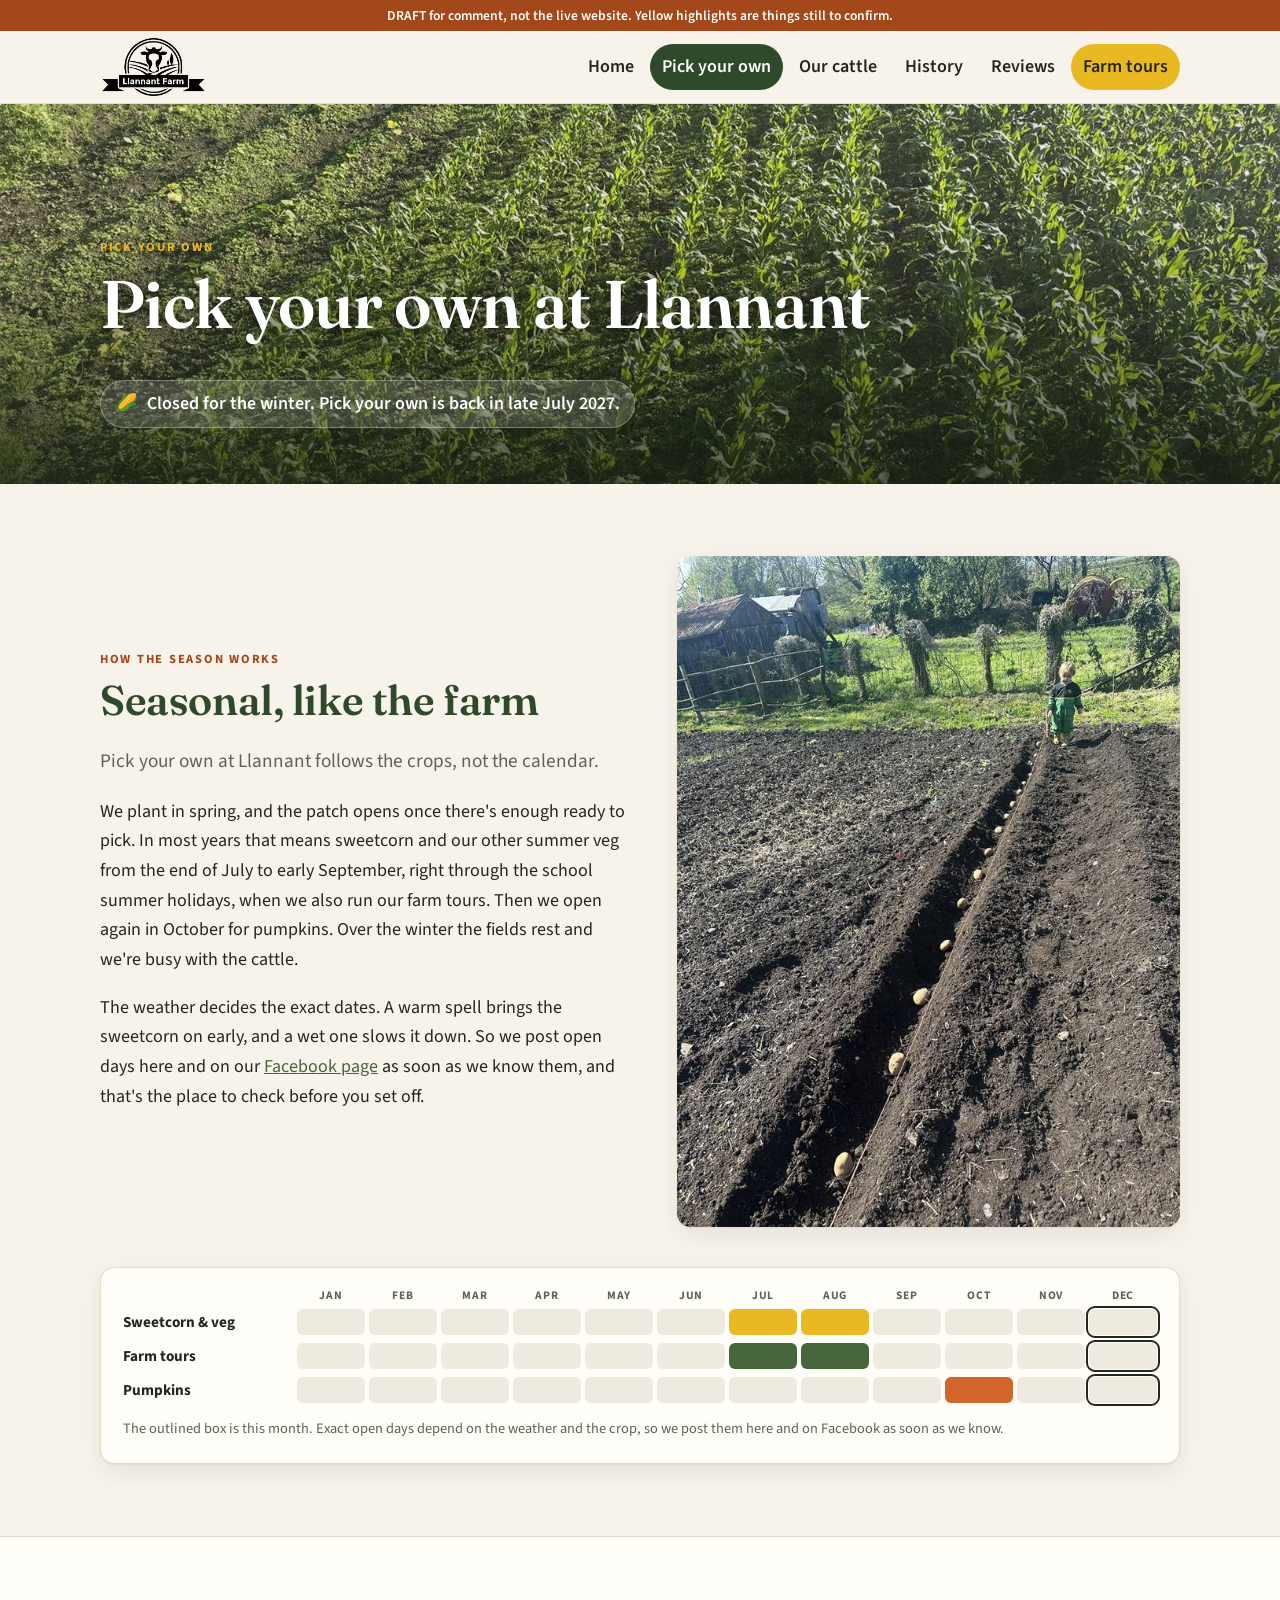
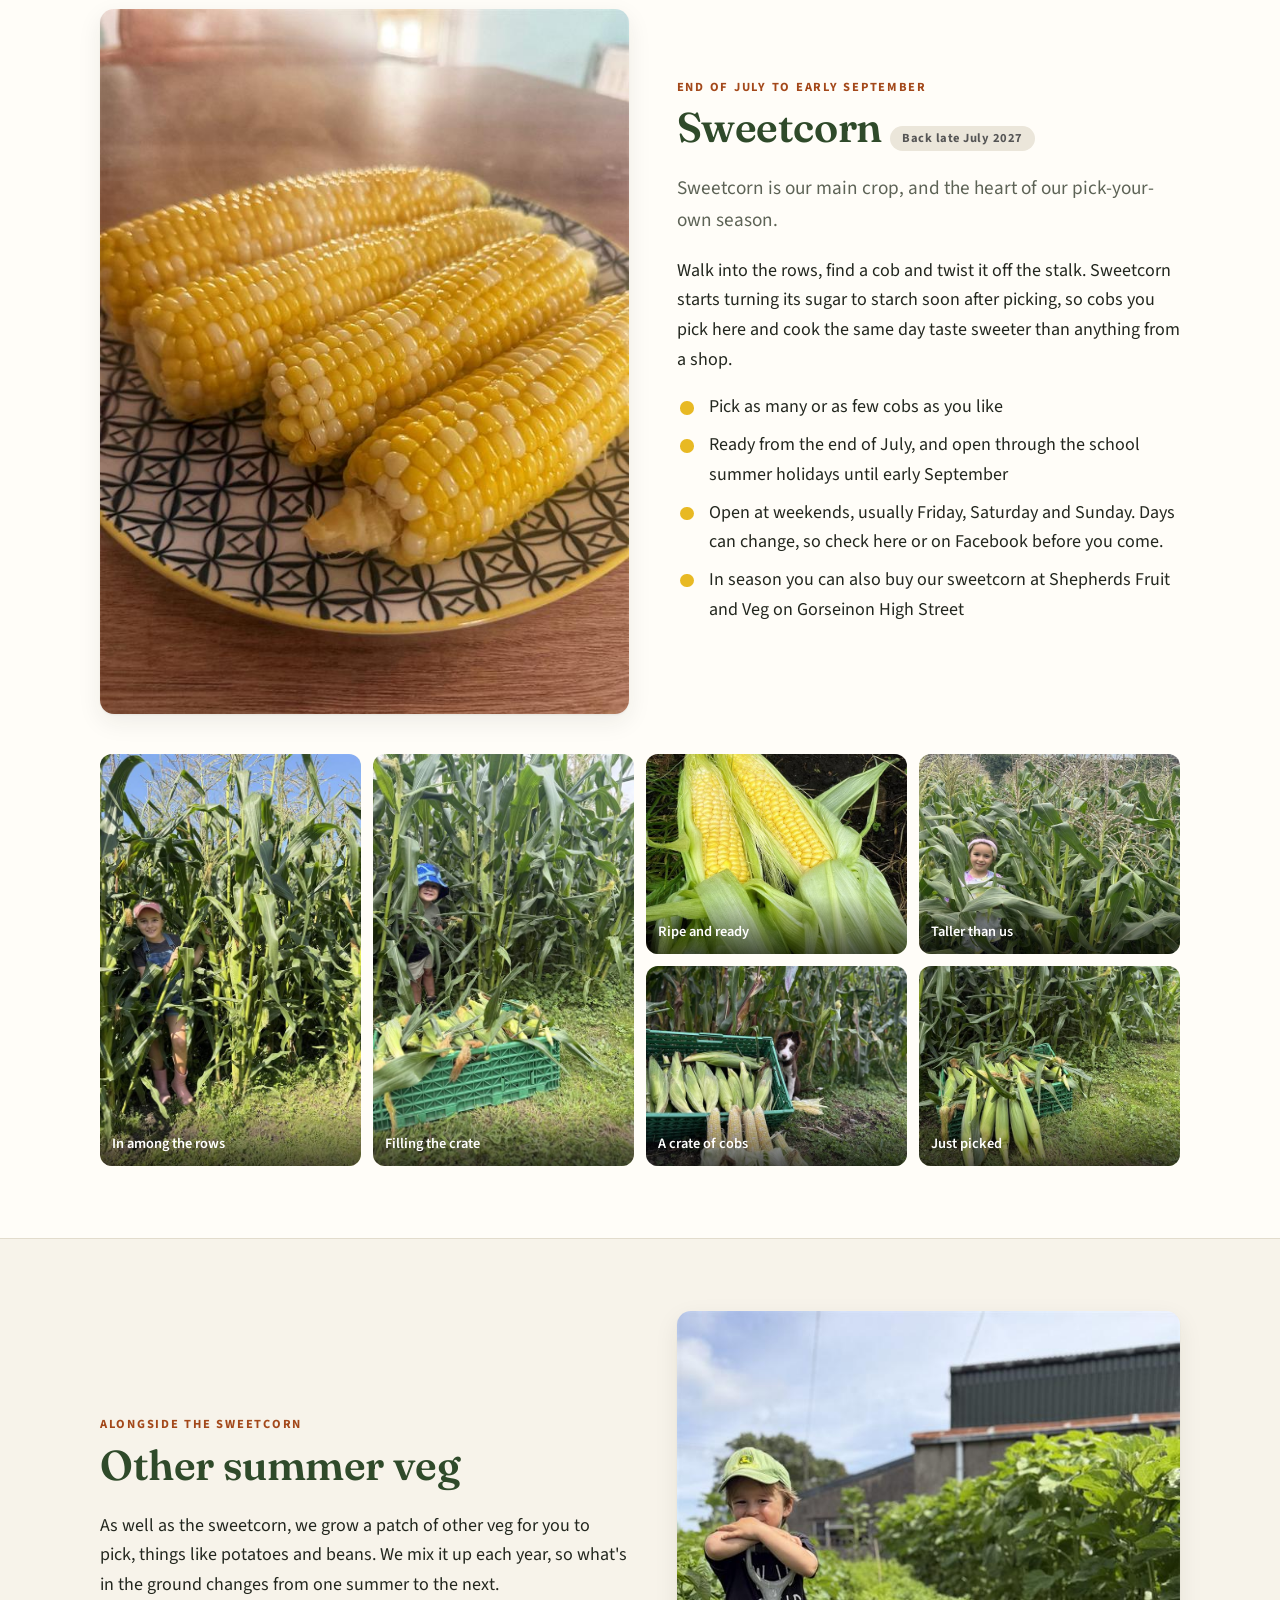
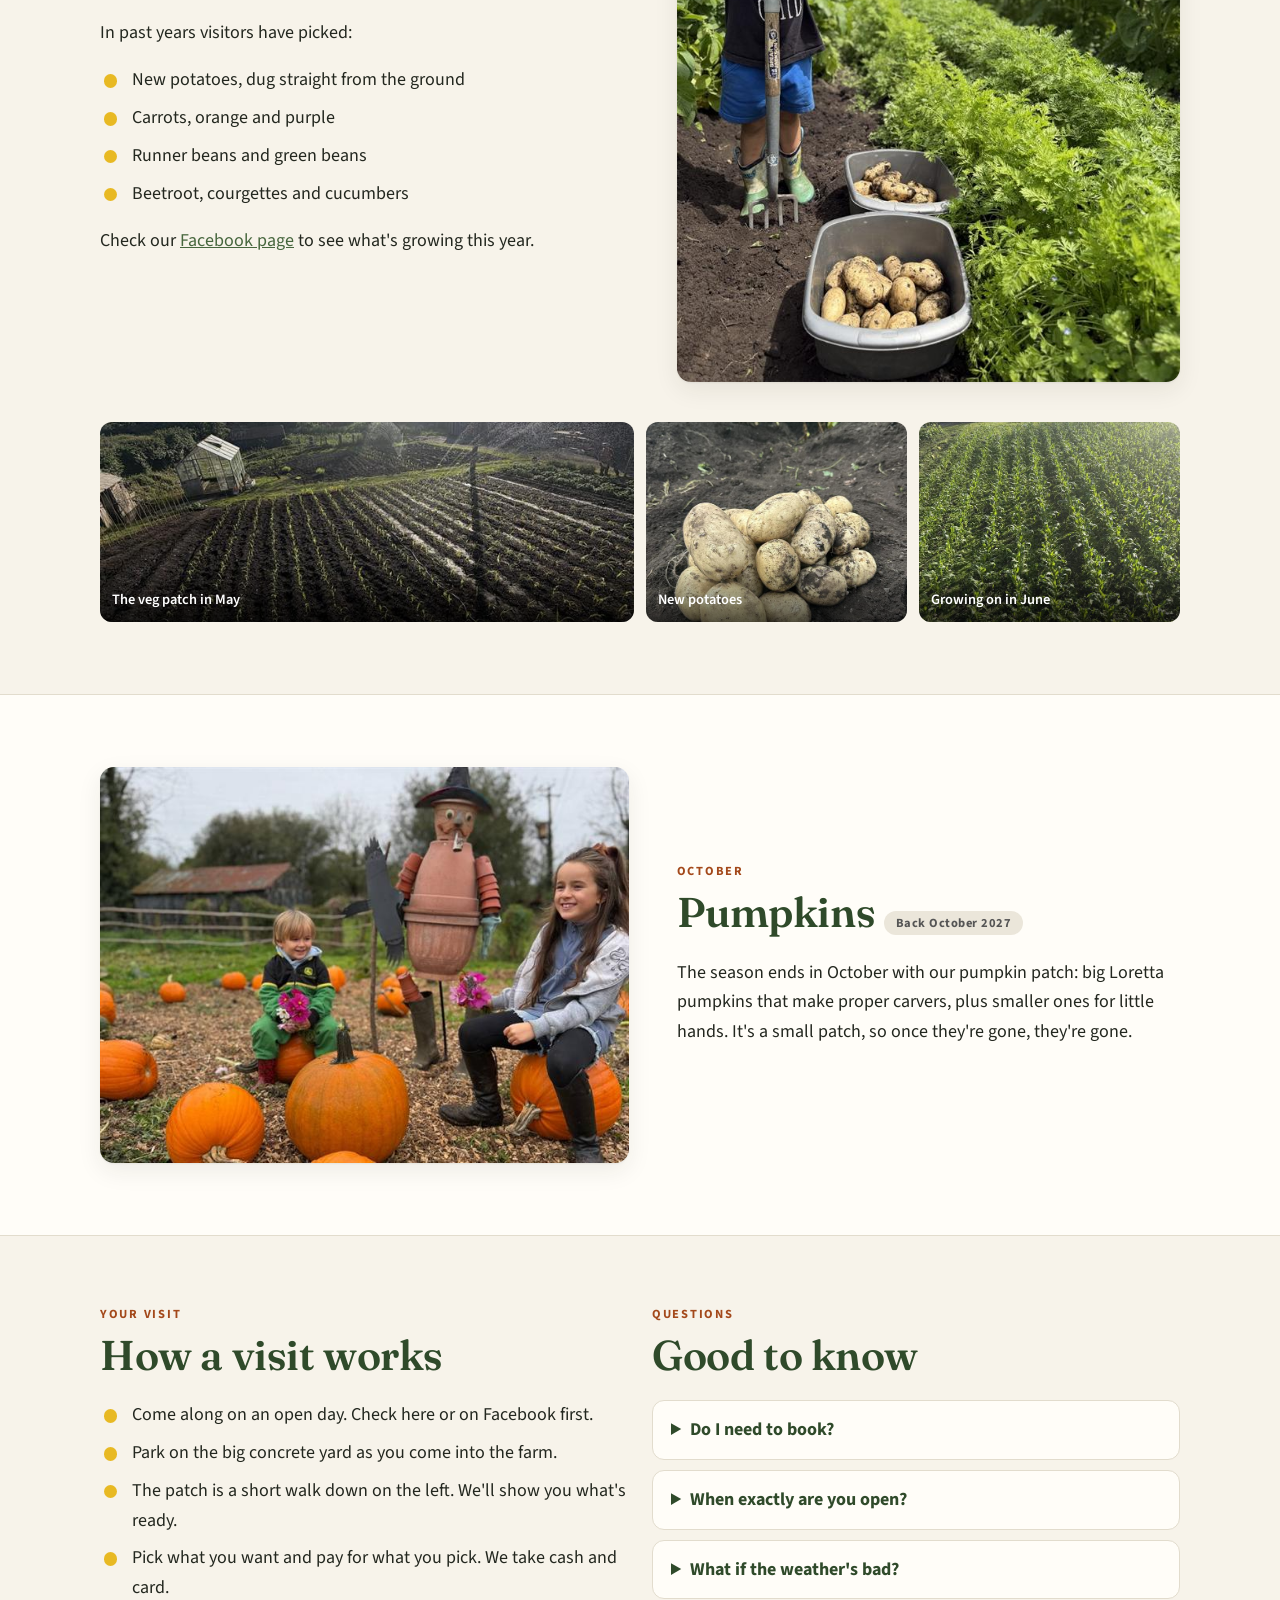
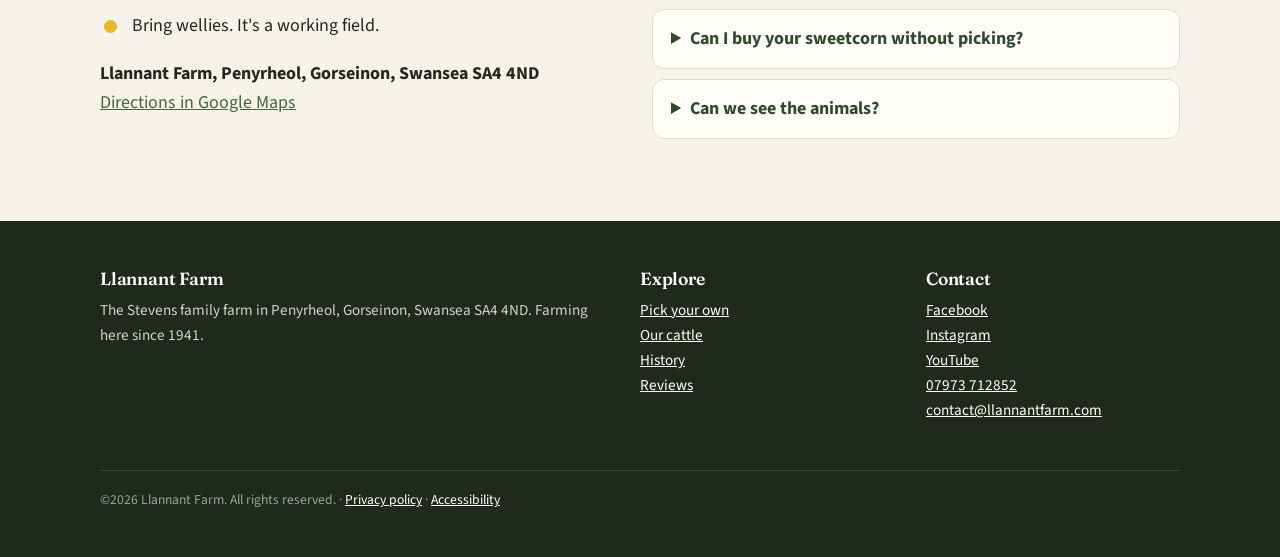
<file: pick-your-own.html>
<!doctype html>
<html lang="en-GB" class="tours-on">
<head>
<meta charset="utf-8">
<meta name="viewport" content="width=device-width, initial-scale=1">
<meta name="robots" content="noindex, nofollow">
<title>Pick Your Own Sweetcorn, Veg &amp; Pumpkins | Llannant Farm, Swansea</title>
<meta name="description" content="Pick your own at Llannant Farm, Swansea: sweetcorn and summer veg from the end of July to early September, pumpkins in October. How the season works and what to bring.">
<link rel="canonical" href="https://www.llannantfarm.com/pick-your-own">
<meta property="og:type" content="website">
<meta property="og:site_name" content="Llannant Farm">
<meta property="og:locale" content="en_GB">
<meta property="og:title" content="Pick Your Own Sweetcorn, Veg &amp; Pumpkins | Llannant Farm, Swansea">
<meta property="og:description" content="Pick your own at Llannant Farm, Swansea: sweetcorn and summer veg from the end of July to early September, pumpkins in October. How the season works and what to bring.">
<meta property="og:url" content="https://www.llannantfarm.com/pick-your-own">
<meta property="og:image" content="https://www.llannantfarm.com/images/share/pick-your-own.jpg">
<meta property="og:image:width" content="1200">
<meta property="og:image:height" content="630">
<meta property="og:image:alt" content="Rows of sweetcorn at Llannant Farm, with the words Llannant Farm: pick your own sweetcorn, veg and pumpkins">
<meta name="twitter:image" content="https://www.llannantfarm.com/images/share/pick-your-own.jpg">
<meta name="twitter:card" content="summary_large_image">
<meta name="theme-color" content="#2f4a2a">
<link rel="icon" href="favicon.ico" sizes="48x48">
<link rel="icon" type="image/png" sizes="192x192" href="favicon-192.png">
<link rel="apple-touch-icon" href="apple-touch-icon.png">
<link rel="manifest" href="manifest.json">
<link rel="preload" href="fonts/source-sans-3-latin.woff2" as="font" type="font/woff2" crossorigin>
<link rel="preload" href="fonts/fraunces-latin.woff2" as="font" type="font/woff2" crossorigin>
<link rel="stylesheet" href="css/site.css">
<script type="application/ld+json">
{
  "@context": "https://schema.org",
  "@type": "FAQPage",
  "mainEntity": [
    {
      "@type": "Question",
      "name": "Do I need to book?",
      "acceptedAnswer": {
        "@type": "Answer",
        "text": "No, not for pick your own. Just come along on an open day."
      }
    },
    {
      "@type": "Question",
      "name": "When exactly are you open?",
      "acceptedAnswer": {
        "@type": "Answer",
        "text": "We open at weekends during the school summer holidays, usually Friday, Saturday and Sunday. The days can change with the weather and the crop, so we post them here and on Facebook as soon as we know."
      }
    },
    {
      "@type": "Question",
      "name": "What if the weather's bad?",
      "acceptedAnswer": {
        "@type": "Answer",
        "text": "If we have to close, we'll post on our Facebook page and update this page."
      }
    },
    {
      "@type": "Question",
      "name": "Can I buy your sweetcorn without picking?",
      "acceptedAnswer": {
        "@type": "Answer",
        "text": "Yes. In season it's also sold at Shepherds Fruit and Veg on Gorseinon High Street."
      }
    }
  ]
}
</script>
</head>
<body>
<a class="skip-link" href="#main">Skip to main content</a>
<div class="test-banner">DRAFT for comment, not the live website. Yellow highlights are things still to confirm.</div>
<header class="site-header">
  <div class="wrap">
    <a class="brand" href="index.html"><img src="images/logo.png" alt="Llannant Farm" width="1545" height="869"></a>
    <button class="nav-toggle" type="button" aria-expanded="false" aria-controls="nav">Menu</button>
    <nav class="nav" id="nav" aria-label="Main">
      <a href="index.html">Home</a>
      <a href="pick-your-own.html" aria-current="page">Pick your own</a>
      <a href="cattle.html">Our cattle</a>
      <a href="history.html">History</a>
      <a href="reviews.html">Reviews</a>
      <a href="tours.html" class="nav-cta" data-tours>Farm tours</a>
    </nav>
  </div>
</header>

<main id="main">
  <section class="hero short">
    <img src="images/20260621-183308828-ios.jpg" alt="Looking down on long rows of sweetcorn stretching across the field, with the greenhouses at the top" style="object-position:50% 60%" fetchpriority="high" width="1800" height="1350" srcset="images/md/20260621-183308828-ios.jpg 1100w, images/lg/20260621-183308828-ios.jpg 1600w" sizes="100vw">
    <div class="wrap">
      <span class="eyebrow" style="color:var(--corn)">Pick your own</span>
      <h1>Pick your own at Llannant</h1>
      <div class="status-line"><span aria-hidden="true">🌽</span><span data-status-line>Checking what's open…</span></div>
    </div>
  </section>

  <section class="section">
    <div class="wrap split">
      <div>
        <span class="eyebrow">How the season works</span>
        <h2>Seasonal, like the farm</h2>
        <p class="lead">Pick your own at Llannant follows the crops, not the calendar.</p>
        <p>We plant in spring, and the patch opens once there's enough ready to pick. In most years that means sweetcorn and our other summer veg from the end of July to early September, right through the school summer holidays, when we also run our farm tours. Then we open again in October for pumpkins. Over the winter the fields rest and we're busy with the cattle.</p>
        <p>The weather decides the exact dates. A warm spell brings the sweetcorn on early, and a wet one slows it down. So we post open days here and on our <a href="https://www.facebook.com/llannantfarm">Facebook page</a> as soon as we know them, and that's the place to check before you set off.</p>
      </div>
      <img class="rounded" src="images/20250420-110013205-ios.jpg" alt="Freshly ridged rows in dark soil, ready for planting in April" loading="lazy" width="1350" height="1800" srcset="images/sm/20250420-110013205-ios.jpg 640w, images/md/20250420-110013205-ios.jpg 1100w" sizes="(max-width: 880px) 100vw, 560px">
    </div>
    <div class="wrap" style="margin-top:40px">
      <div class="calendar" data-calendar></div>
    </div>
  </section>

  <section class="section alt" id="sweetcorn">
    <div class="wrap split flip">
      <div>
        <span class="eyebrow">End of July to early September</span>
        <h2>Sweetcorn <span class="pill" data-season="sweetcorn">…</span></h2>
        <p class="lead">Sweetcorn is our main crop, and the heart of our pick-your-own season.</p>
        <p>Walk into the rows, find a cob and twist it off the stalk. Sweetcorn starts turning its sugar to starch soon after picking, so cobs you pick here and cook the same day taste sweeter than anything from a shop.</p>
        <ul class="ticks">
          <li>Pick as many or as few cobs as you like</li>
          <li>Ready from the end of July, and open through the school summer holidays until early September</li>
          <li>Open at weekends, usually Friday, Saturday and Sunday. Days can change, so check here or on Facebook before you come.</li>
          <li>In season you can also buy our sweetcorn at Shepherds Fruit and Veg on Gorseinon High Street</li>
        </ul>
      </div>
      <img class="rounded" src="images/img-9476.jpg" alt="Four cooked sweetcorn cobs, glossy yellow and white, on a patterned plate" loading="lazy" width="1350" height="1800" srcset="images/sm/img-9476.jpg 640w, images/md/img-9476.jpg 1100w" sizes="(max-width: 880px) 100vw, 560px">
    </div>
    <div class="wrap" style="margin-top:40px">
      <div class="mosaic">
        <figure class="tall"><img src="images/20260812-100003362-ios.jpg" alt="A child in a cap standing in tall sweetcorn" loading="lazy" width="1350" height="1800" srcset="images/sm/20260812-100003362-ios.jpg 640w, images/md/20260812-100003362-ios.jpg 1100w" sizes="(max-width: 880px) 50vw, 280px"><figcaption>In among the rows</figcaption></figure>
        <figure class="tall"><img src="images/20260729-140313124-ios.jpg" alt="A child in a sun hat peeping out of tall sweetcorn beside a crate of freshly picked cobs" loading="lazy" width="1350" height="1800" srcset="images/sm/20260729-140313124-ios.jpg 640w, images/md/20260729-140313124-ios.jpg 1100w" sizes="(max-width: 880px) 50vw, 280px"><figcaption>Filling the crate</figcaption></figure>
        <figure><img src="images/20240901-104450624-ios.jpg" alt="Two ripe yellow sweetcorn cobs, freshly pulled back from their green husks" loading="lazy" width="1441" height="1800" srcset="images/sm/20240901-104450624-ios.jpg 640w, images/md/20240901-104450624-ios.jpg 1100w" sizes="(max-width: 880px) 50vw, 280px"><figcaption>Ripe and ready</figcaption></figure>
        <figure><img src="images/20230801-151925580-ios.jpg" alt="A little girl standing among the sweetcorn plants" loading="lazy" style="object-position:50% 40%" width="1350" height="1800" srcset="images/sm/20230801-151925580-ios.jpg 640w, images/md/20230801-151925580-ios.jpg 1100w" sizes="(max-width: 880px) 50vw, 280px"><figcaption>Taller than us</figcaption></figure>
        <figure><img src="images/20250828-165951799-ios.jpg" alt="A crate full of sweetcorn cobs, with the farm dog in the background" loading="lazy" style="object-position:50% 70%" width="1350" height="1800" srcset="images/sm/20250828-165951799-ios.jpg 640w, images/md/20250828-165951799-ios.jpg 1100w" sizes="(max-width: 880px) 50vw, 280px"><figcaption>A crate of cobs</figcaption></figure>
        <figure><img src="images/img-7004.jpg" alt="Freshly picked sweetcorn cobs piled at the foot of the tall plants" loading="lazy" style="object-position:50% 75%" width="1350" height="1800" srcset="images/sm/img-7004.jpg 640w, images/md/img-7004.jpg 1100w" sizes="(max-width: 880px) 50vw, 280px"><figcaption>Just picked</figcaption></figure>
      </div>
    </div>
  </section>

  <section class="section" id="veg">
    <div class="wrap split">
      <div>
        <span class="eyebrow">Alongside the sweetcorn</span>
        <h2>Other summer veg</h2>
        <p>As well as the sweetcorn, we grow a patch of other veg for you to pick, things like potatoes and beans. We mix it up each year, so what's in the ground changes from one summer to the next.</p>
        <p>In past years visitors have picked:</p>
        <ul class="ticks">
          <li>New potatoes, dug straight from the ground</li>
          <li>Carrots, orange and purple</li>
          <li>Runner beans and green beans</li>
          <li>Beetroot, courgettes and cucumbers</li>
        </ul>
        <p>Check our <a href="https://www.facebook.com/llannantfarm">Facebook page</a> to see what's growing this year.</p>
      </div>
      <img class="rounded" src="images/20260705-121432224-ios.jpg" alt="A young child with a fork digging potatoes into a crate in the veg patch" loading="lazy" width="1350" height="1800" srcset="images/sm/20260705-121432224-ios.jpg 640w, images/md/20260705-121432224-ios.jpg 1100w" sizes="(max-width: 880px) 100vw, 560px">
    </div>
    <div class="wrap" style="margin-top:40px">
      <div class="mosaic">
        <figure class="wide"><img src="images/20260525-173720500-ios.jpg" alt="Looking down over the veg patch in May, with long rows planted out and the greenhouses beyond" loading="lazy" width="1350" height="1800" srcset="images/sm/20260525-173720500-ios.jpg 640w, images/md/20260525-173720500-ios.jpg 1100w" sizes="(max-width: 880px) 100vw, 560px"><figcaption>The veg patch in May</figcaption></figure>
        <figure><img src="images/20250720-095258531-ios.jpg" alt="A handful of freshly dug potatoes on the soil" loading="lazy" width="1350" height="1800" srcset="images/sm/20250720-095258531-ios.jpg 640w, images/md/20250720-095258531-ios.jpg 1100w" sizes="(max-width: 880px) 50vw, 280px"><figcaption>New potatoes</figcaption></figure>
        <figure><img src="images/img-5885.jpg" alt="Young plants growing in long rows across the patch, with a greenhouse at the top of the field" loading="lazy" width="1350" height="1800" srcset="images/sm/img-5885.jpg 640w, images/md/img-5885.jpg 1100w" sizes="(max-width: 880px) 50vw, 280px"><figcaption>Growing on in June</figcaption></figure>
      </div>
    </div>
  </section>

  <section class="section alt" id="pumpkins">
    <div class="wrap split flip">
      <div>
        <span class="eyebrow">October</span>
        <h2>Pumpkins <span class="pill" data-season="pumpkins">…</span></h2>
        <p>The season ends in October with our pumpkin patch: big Loretta pumpkins that make proper carvers, plus smaller ones for little hands. It's a small patch, so once they're gone, they're gone.</p>
      </div>
      <img class="rounded" src="images/pumpkin-patch.jpg" alt="Two children sitting on pumpkins next to a flowerpot scarecrow in the pumpkin patch" loading="lazy" width="1200" height="900" srcset="images/sm/pumpkin-patch.jpg 640w, images/md/pumpkin-patch.jpg 1100w" sizes="(max-width: 880px) 100vw, 560px">
    </div>
  </section>

  <section class="section" id="visit">
    <div class="wrap grid grid-2">
      <div>
        <span class="eyebrow">Your visit</span>
        <h2>How a visit works</h2>
        <ul class="ticks">
          <li>Come along on an open day. Check here or on Facebook first.</li>
          <li>Park on the big concrete yard as you come into the farm.</li>
          <li>The patch is a short walk down on the left. We'll show you what's ready.</li>
          <li>Pick what you want and pay for what you pick. We take cash and card.</li>
          <li>Bring wellies. It's a working field.</li>
        </ul>
        <p><strong>Llannant Farm, Penyrheol, Gorseinon, Swansea SA4 4ND</strong><br><a data-maps href="https://www.google.com/maps/search/?api=1&amp;query=Llannant+Farm&amp;query_place_id=ChIJmfCstwbzbkgRxw4iW5U662c">Directions in Google Maps</a></p>
      </div>
      <div>
        <span class="eyebrow">Questions</span>
        <h2>Good to know</h2>
        <details>
          <summary>Do I need to book?</summary>
          <p>No, not for pick your own. Just come along on an open day.</p>
          <p data-tours><span data-booking-closed>Farm tours will be bookable here nearer the time.</span><span data-booking>If you'd like a farm tour as well, <a data-booking-link href="https://buytickets.at/llannantfarm">booking a slot</a> guarantees your time.</span></p>
        </details>
        <details>
          <summary>When exactly are you open?</summary>
          <p>We open at weekends during the school summer holidays, usually Friday, Saturday and Sunday. The days can change with the weather and the crop, so we post them here and on Facebook as soon as we know.</p>
        </details>
        <details>
          <summary>What if the weather's bad?</summary>
          <p>If we have to close, we'll post on our Facebook page and update this page.</p>
        </details>
        <details>
          <summary>Can I buy your sweetcorn without picking?</summary>
          <p>Yes. In season it's also sold at Shepherds Fruit and Veg on Gorseinon High Street.</p>
        </details>
        <details data-tours>
          <summary>Can we see the animals?</summary>
          <p>Yes, on a farm tour. Tours run during the school summer holidays, and you'll meet the cattle, the ponies and the tractors. <a href="tours.html">About farm tours</a></p>
        </details>
      </div>
    </div>
  </section>
</main>

<footer class="site-footer">
  <div class="wrap">
    <div class="cols">
      <div>
        <h2>Llannant Farm</h2>
        <p>The Stevens family farm in Penyrheol, Gorseinon, Swansea SA4 4ND. Farming here since 1941.</p>
      </div>
      <div>
        <h2>Explore</h2>
        <p><a href="pick-your-own.html">Pick your own</a><br><a href="cattle.html">Our cattle</a><br><a href="history.html">History</a><br><a href="reviews.html">Reviews</a></p>
      </div>
      <div>
        <h2>Contact</h2>
        <p><a href="https://www.facebook.com/llannantfarm">Facebook</a><br><a href="https://www.instagram.com/llannant">Instagram</a><br><a href="https://www.youtube.com/@llannant">YouTube</a><br><a href="tel:+447973712852">07973 712852</a><br><a href="mailto:contact@llannantfarm.com">contact@llannantfarm.com</a></p>
      </div>
    </div>
    <p class="small">©<span data-year>2026</span> Llannant Farm. All rights reserved. · <a href="privacy.html">Privacy policy</a> · <a href="accessibility.html">Accessibility</a></p>
  </div>
</footer>
<script src="js/site.js"></script>
</body>
</html>
</file>
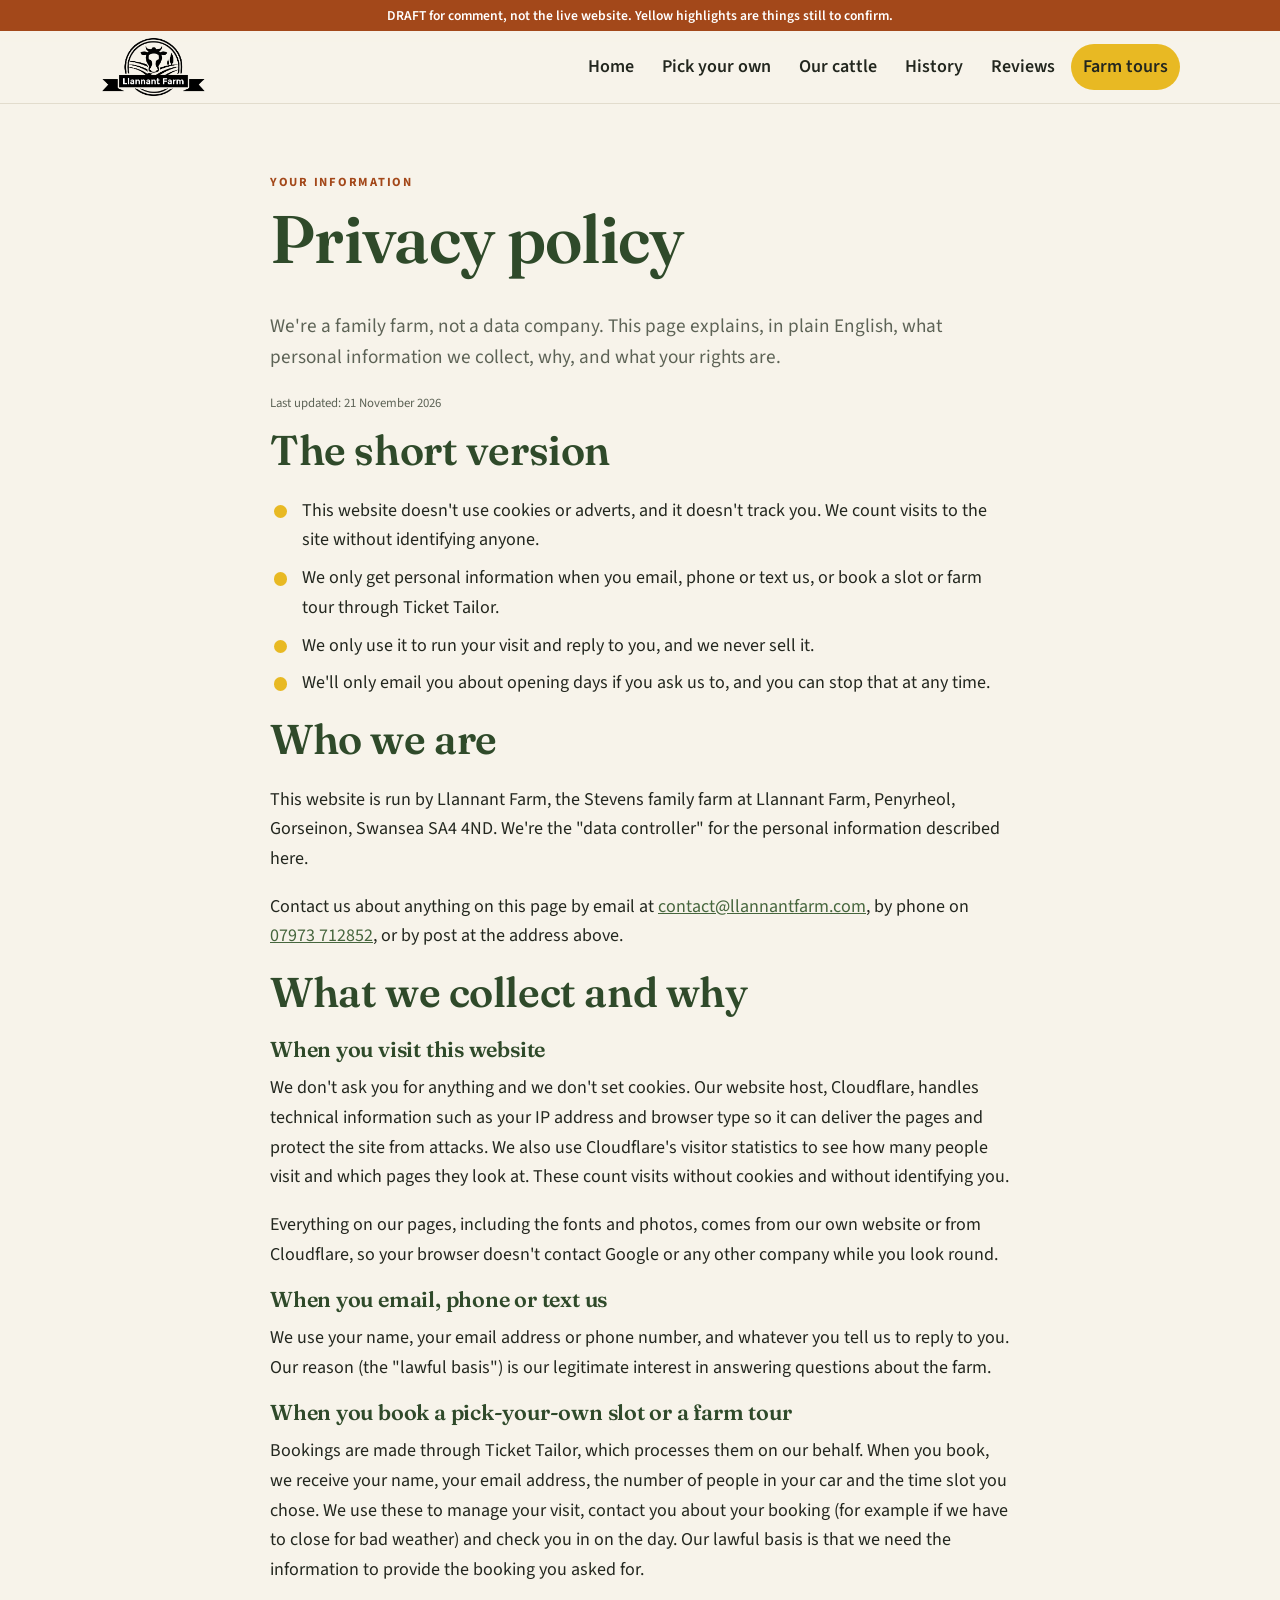
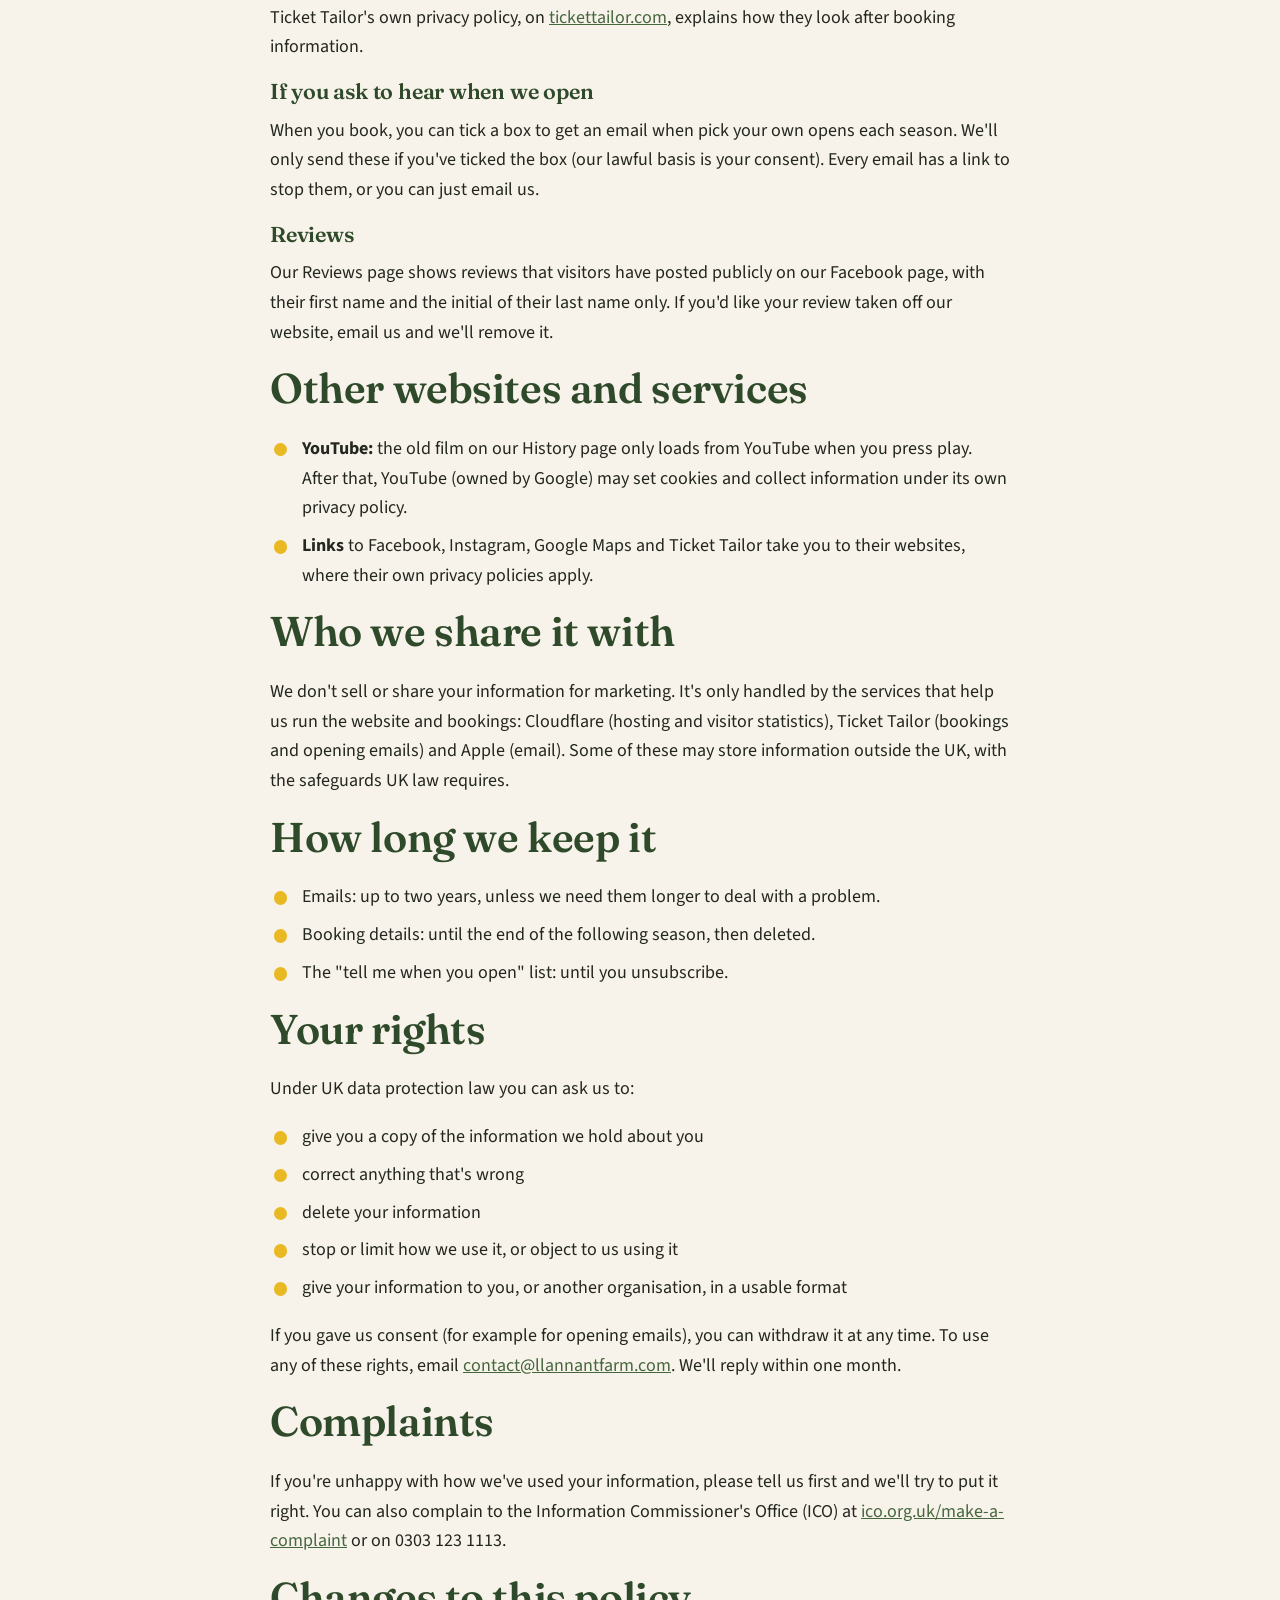
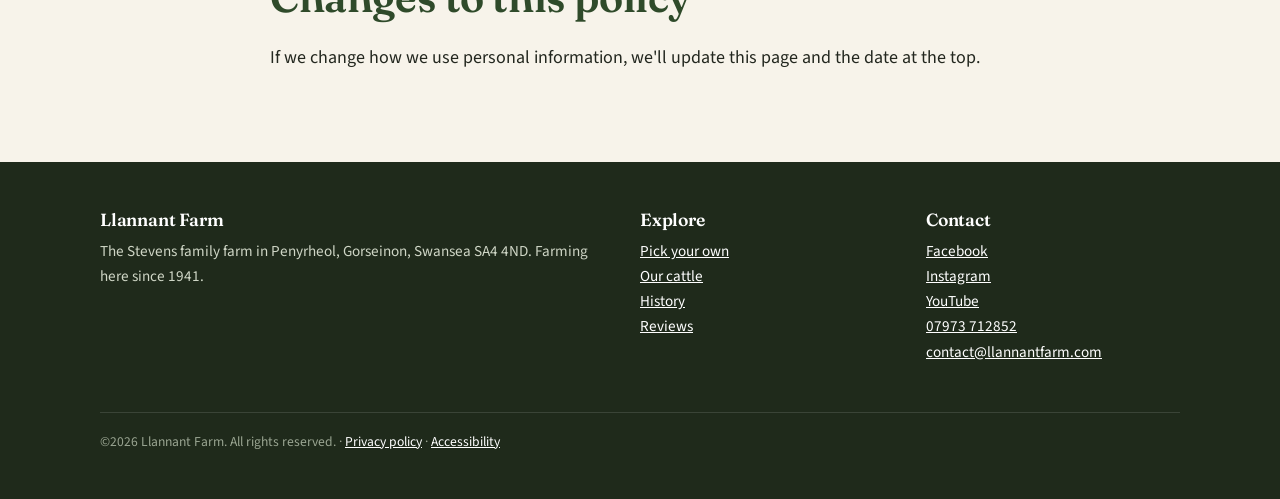
<file: privacy.html>
<!doctype html>
<html lang="en-GB" class="tours-on">
<head>
<meta charset="utf-8">
<meta name="viewport" content="width=device-width, initial-scale=1">
<meta name="robots" content="noindex, nofollow">
<title>Privacy Policy | Llannant Farm, Swansea</title>
<meta name="description" content="How Llannant Farm uses personal information: what we collect when you email us or book through Ticket Tailor, why, and your rights under UK data protection law.">
<link rel="canonical" href="https://www.llannantfarm.com/privacy">
<meta property="og:type" content="website">
<meta property="og:site_name" content="Llannant Farm">
<meta property="og:locale" content="en_GB">
<meta property="og:title" content="Privacy Policy | Llannant Farm, Swansea">
<meta property="og:description" content="How Llannant Farm uses personal information and your rights under UK data protection law.">
<meta property="og:url" content="https://www.llannantfarm.com/privacy">
<meta property="og:image" content="https://www.llannantfarm.com/images/share/home.jpg">
<meta property="og:image:width" content="1200">
<meta property="og:image:height" content="630">
<meta property="og:image:alt" content="Cattle grazing at Llannant Farm, with the words Llannant Farm: pick your own sweetcorn and veg, Swansea, since 1941">
<meta name="twitter:image" content="https://www.llannantfarm.com/images/share/home.jpg">
<meta name="twitter:card" content="summary_large_image">
<meta name="theme-color" content="#2f4a2a">
<link rel="icon" href="favicon.ico" sizes="48x48">
<link rel="icon" type="image/png" sizes="192x192" href="favicon-192.png">
<link rel="apple-touch-icon" href="apple-touch-icon.png">
<link rel="manifest" href="manifest.json">
<link rel="preload" href="fonts/source-sans-3-latin.woff2" as="font" type="font/woff2" crossorigin>
<link rel="preload" href="fonts/fraunces-latin.woff2" as="font" type="font/woff2" crossorigin>
<link rel="stylesheet" href="css/site.css">
</head>
<body>
<a class="skip-link" href="#main">Skip to main content</a>
<div class="test-banner">DRAFT for comment, not the live website. Yellow highlights are things still to confirm.</div>
<header class="site-header">
  <div class="wrap">
    <a class="brand" href="index.html"><img src="images/logo.png" alt="Llannant Farm" width="1545" height="869"></a>
    <button class="nav-toggle" type="button" aria-expanded="false" aria-controls="nav">Menu</button>
    <nav class="nav" id="nav" aria-label="Main">
      <a href="index.html">Home</a>
      <a href="pick-your-own.html">Pick your own</a>
      <a href="cattle.html">Our cattle</a>
      <a href="history.html">History</a>
      <a href="reviews.html">Reviews</a>
      <a href="tours.html" class="nav-cta" data-tours>Farm tours</a>
    </nav>
  </div>
</header>

<main id="main">
  <section class="section">
    <div class="wrap" style="max-width:780px">
      <span class="eyebrow">Your information</span>
      <h1>Privacy policy</h1>
      <p class="lead">We're a family farm, not a data company. This page explains, in plain English, what personal information we collect, why, and what your rights are.</p>
      <!-- Change this date whenever the wording on this page changes -->
      <p class="credit">Last updated: 21 November 2026</p>

      <h2>The short version</h2>
      <ul class="ticks">
        <li>This website doesn't use cookies or adverts, and it doesn't track you. We count visits to the site without identifying anyone.</li>
        <li>We only get personal information when you email, phone or text us, or book a slot or farm tour through Ticket Tailor.</li>
        <li>We only use it to run your visit and reply to you, and we never sell it.</li>
        <li>We'll only email you about opening days if you ask us to, and you can stop that at any time.</li>
      </ul>

      <h2>Who we are</h2>
      <p>This website is run by Llannant Farm, the Stevens family farm at Llannant Farm, Penyrheol, Gorseinon, Swansea SA4 4ND. We're the "data controller" for the personal information described here.</p>
      <p>Contact us about anything on this page by email at <a href="mailto:contact@llannantfarm.com">contact@llannantfarm.com</a>, by phone on <a href="tel:+447973712852">07973 712852</a>, or by post at the address above.</p>

      <h2>What we collect and why</h2>
      <h3>When you visit this website</h3>
      <p>We don't ask you for anything and we don't set cookies. Our website host, Cloudflare, handles technical information such as your IP address and browser type so it can deliver the pages and protect the site from attacks. We also use Cloudflare's visitor statistics to see how many people visit and which pages they look at. These count visits without cookies and without identifying you.</p>
      <p>Everything on our pages, including the fonts and photos, comes from our own website or from Cloudflare, so your browser doesn't contact Google or any other company while you look round.</p>

      <h3>When you email, phone or text us</h3>
      <p>We use your name, your email address or phone number, and whatever you tell us to reply to you. Our reason (the "lawful basis") is our legitimate interest in answering questions about the farm.</p>

      <h3>When you book a pick-your-own slot or a farm tour</h3>
      <p>Bookings are made through Ticket Tailor, which processes them on our behalf. When you book, we receive your name, your email address, the number of people in your car and the time slot you chose. We use these to manage your visit, contact you about your booking (for example if we have to close for bad weather) and check you in on the day. Our lawful basis is that we need the information to provide the booking you asked for.</p>
      <p>Ticket Tailor's own privacy policy, on <a href="https://www.tickettailor.com/">tickettailor.com</a>, explains how they look after booking information.</p>

      <h3>If you ask to hear when we open</h3>
      <p>When you book, you can tick a box to get an email when pick your own opens each season. We'll only send these if you've ticked the box (our lawful basis is your consent). Every email has a link to stop them, or you can just email us.</p>

      <h3>Reviews</h3>
      <p>Our Reviews page shows reviews that visitors have posted publicly on our Facebook page, with their first name and the initial of their last name only. If you'd like your review taken off our website, email us and we'll remove it.</p>

      <h2>Other websites and services</h2>
      <ul class="ticks">
        <li><strong>YouTube:</strong> the old film on our History page only loads from YouTube when you press play. After that, YouTube (owned by Google) may set cookies and collect information under its own privacy policy.</li>
        <li><strong>Links</strong> to Facebook, Instagram, Google Maps and Ticket Tailor take you to their websites, where their own privacy policies apply.</li>
      </ul>

      <h2>Who we share it with</h2>
      <p>We don't sell or share your information for marketing. It's only handled by the services that help us run the website and bookings: Cloudflare (hosting and visitor statistics), Ticket Tailor (bookings and opening emails) and Apple (email). Some of these may store information outside the UK, with the safeguards UK law requires.</p>

      <h2>How long we keep it</h2>
      <ul class="ticks">
        <li>Emails: up to two years, unless we need them longer to deal with a problem.</li>
        <li>Booking details: until the end of the following season, then deleted.</li>
        <li>The "tell me when you open" list: until you unsubscribe.</li>
      </ul>

      <h2>Your rights</h2>
      <p>Under UK data protection law you can ask us to:</p>
      <ul class="ticks">
        <li>give you a copy of the information we hold about you</li>
        <li>correct anything that's wrong</li>
        <li>delete your information</li>
        <li>stop or limit how we use it, or object to us using it</li>
        <li>give your information to you, or another organisation, in a usable format</li>
      </ul>
      <p>If you gave us consent (for example for opening emails), you can withdraw it at any time. To use any of these rights, email <a href="mailto:contact@llannantfarm.com">contact@llannantfarm.com</a>. We'll reply within one month.</p>

      <h2>Complaints</h2>
      <p>If you're unhappy with how we've used your information, please tell us first and we'll try to put it right. You can also complain to the Information Commissioner's Office (ICO) at <a href="https://ico.org.uk/make-a-complaint/">ico.org.uk/make-a-complaint</a> or on 0303 123 1113.</p>

      <h2>Changes to this policy</h2>
      <p>If we change how we use personal information, we'll update this page and the date at the top.</p>
    </div>
  </section>
</main>

<footer class="site-footer">
  <div class="wrap">
    <div class="cols">
      <div>
        <h2>Llannant Farm</h2>
        <p>The Stevens family farm in Penyrheol, Gorseinon, Swansea SA4 4ND. Farming here since 1941.</p>
      </div>
      <div>
        <h2>Explore</h2>
        <p><a href="pick-your-own.html">Pick your own</a><br><a href="cattle.html">Our cattle</a><br><a href="history.html">History</a><br><a href="reviews.html">Reviews</a></p>
      </div>
      <div>
        <h2>Contact</h2>
        <p><a href="https://www.facebook.com/llannantfarm">Facebook</a><br><a href="https://www.instagram.com/llannant">Instagram</a><br><a href="https://www.youtube.com/@llannant">YouTube</a><br><a href="tel:+447973712852">07973 712852</a><br><a href="mailto:contact@llannantfarm.com">contact@llannantfarm.com</a></p>
      </div>
    </div>
    <p class="small">©<span data-year>2026</span> Llannant Farm. All rights reserved. · <a href="privacy.html" aria-current="page">Privacy policy</a> · <a href="accessibility.html">Accessibility</a></p>
  </div>
</footer>
<script src="js/site.js"></script>
</body>
</html>
</file>
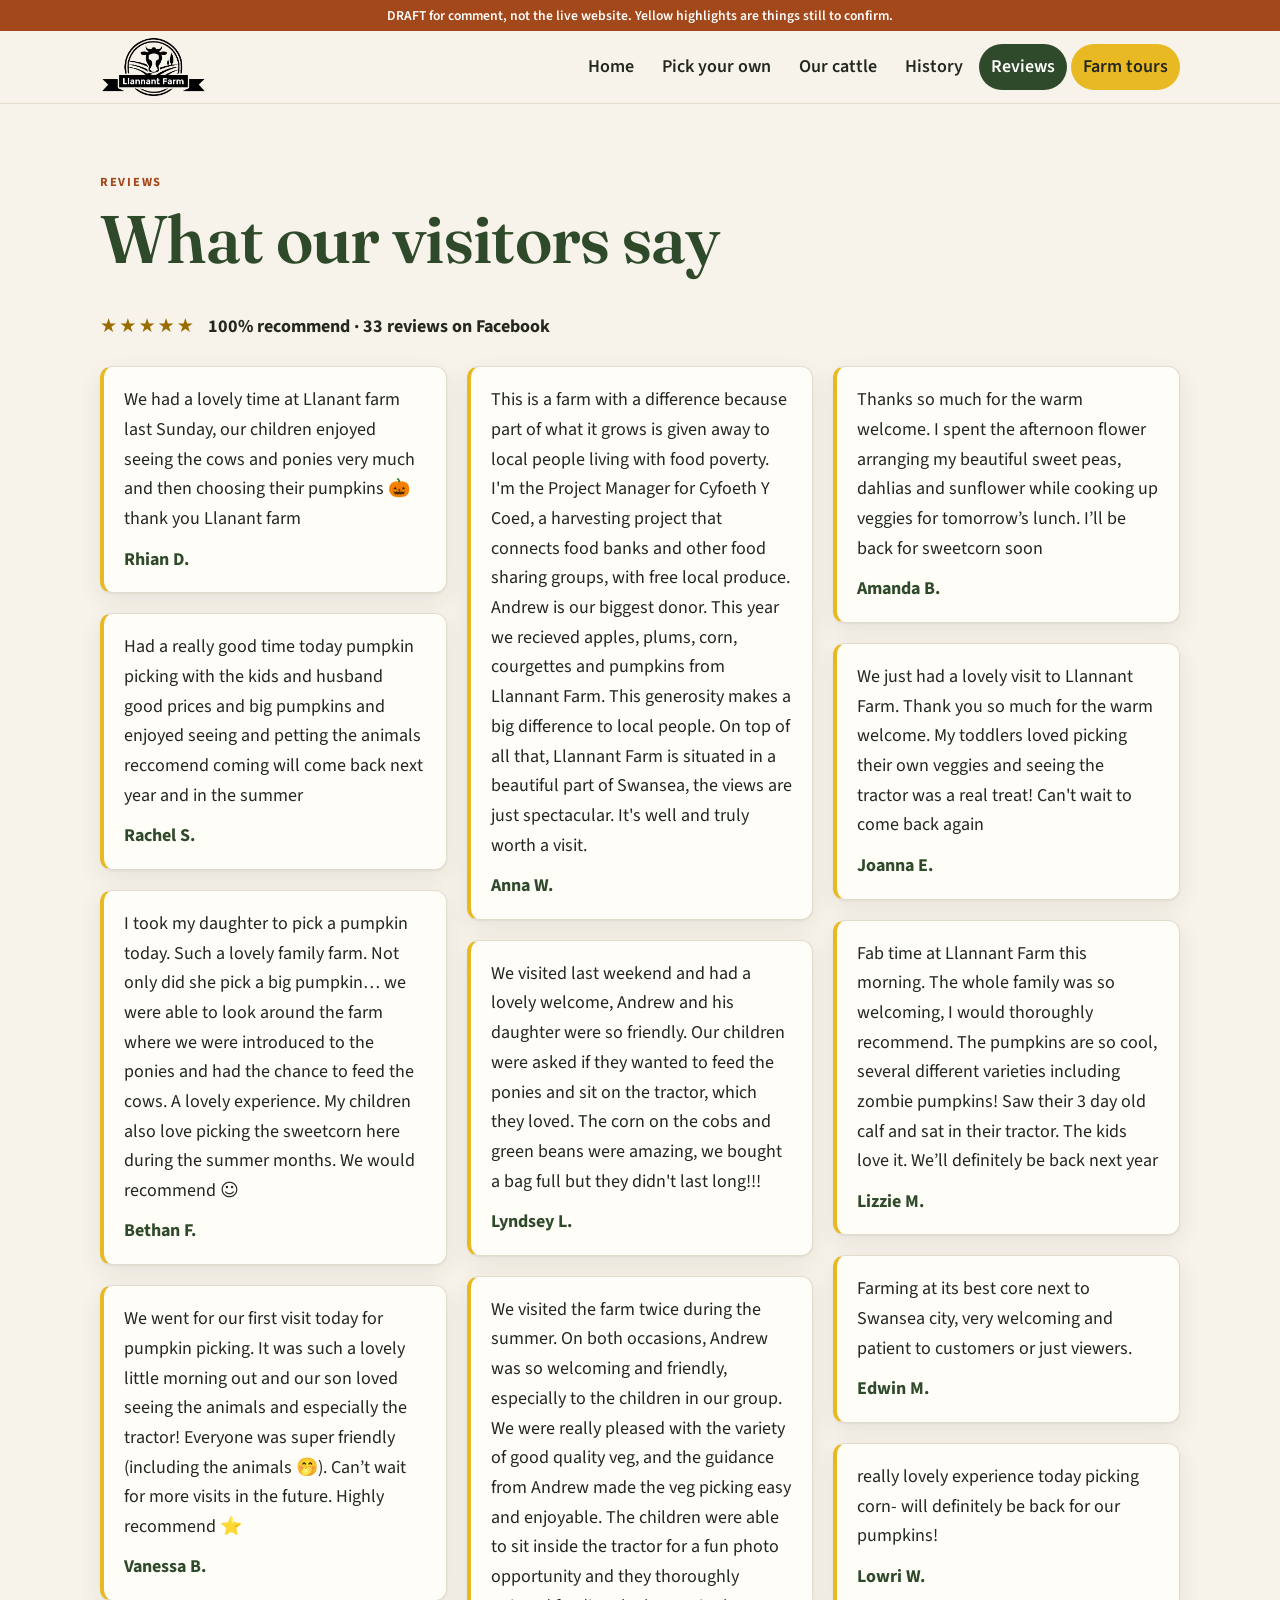
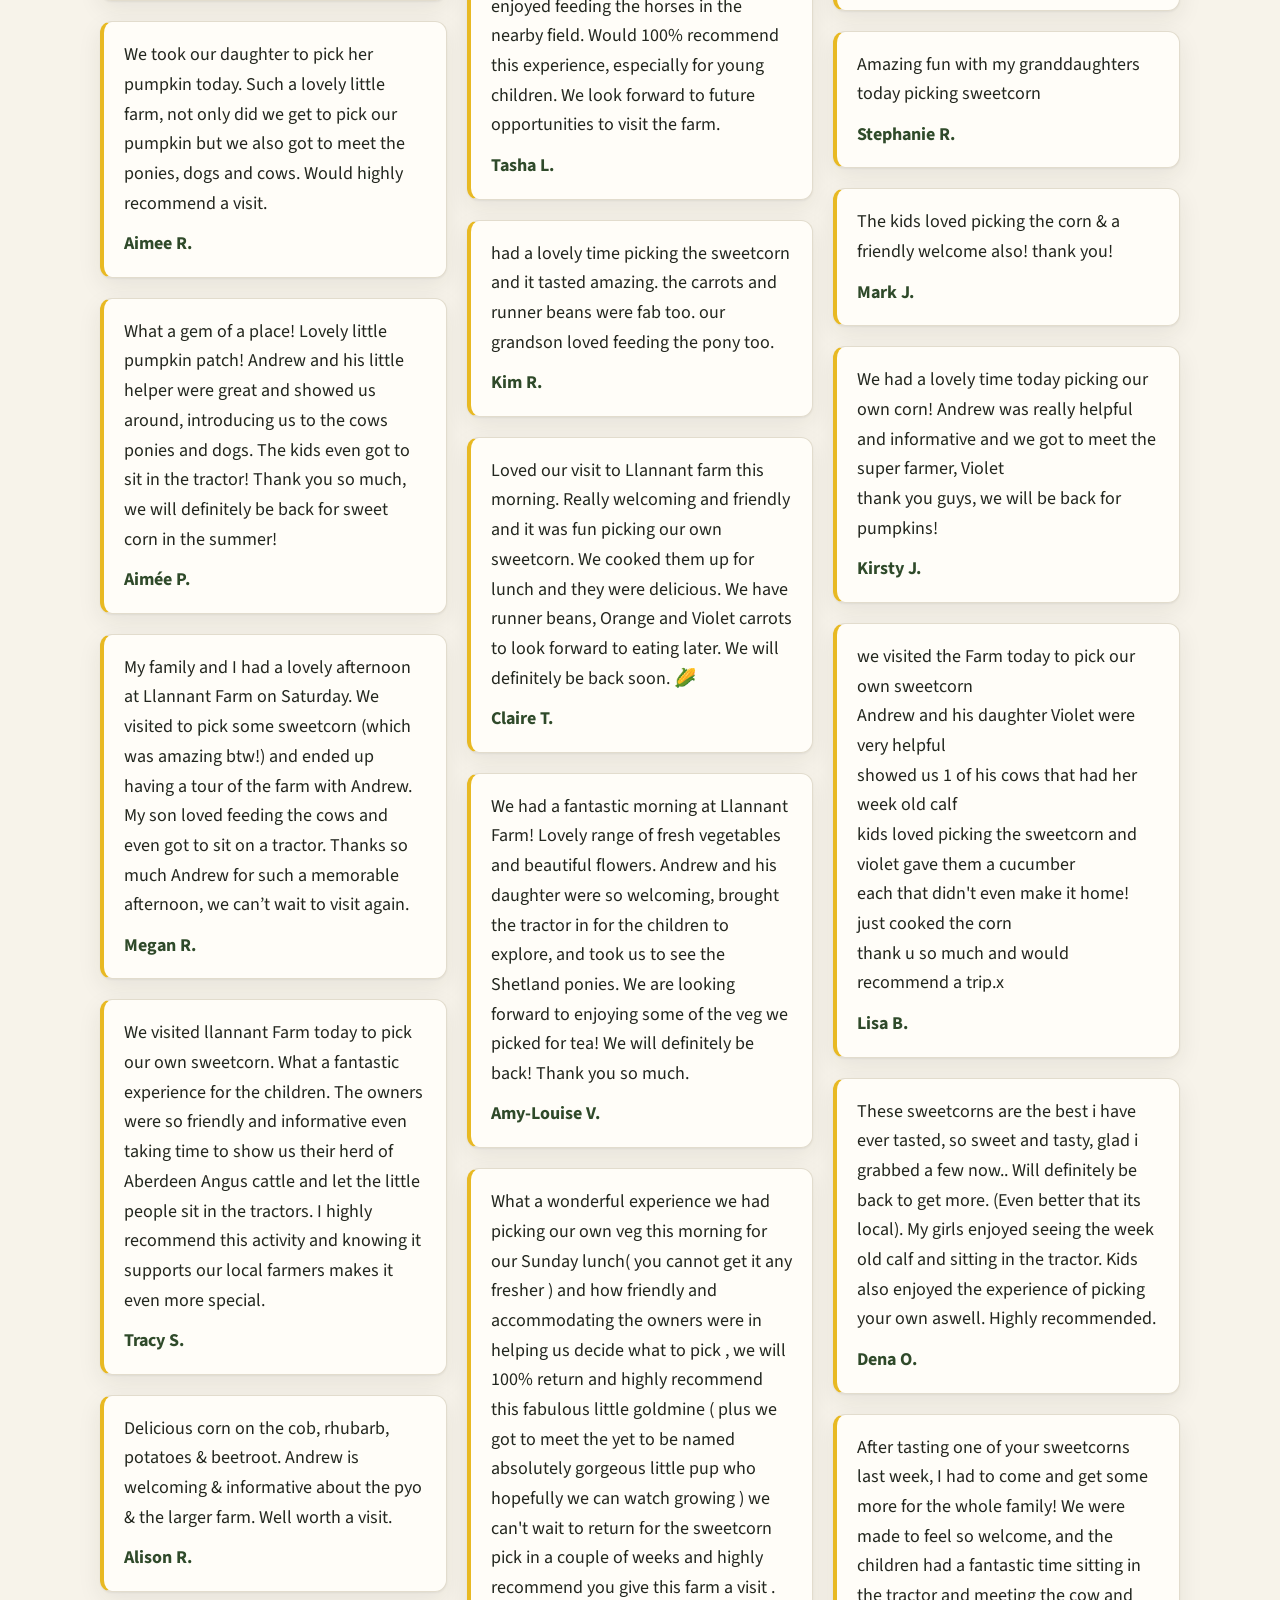
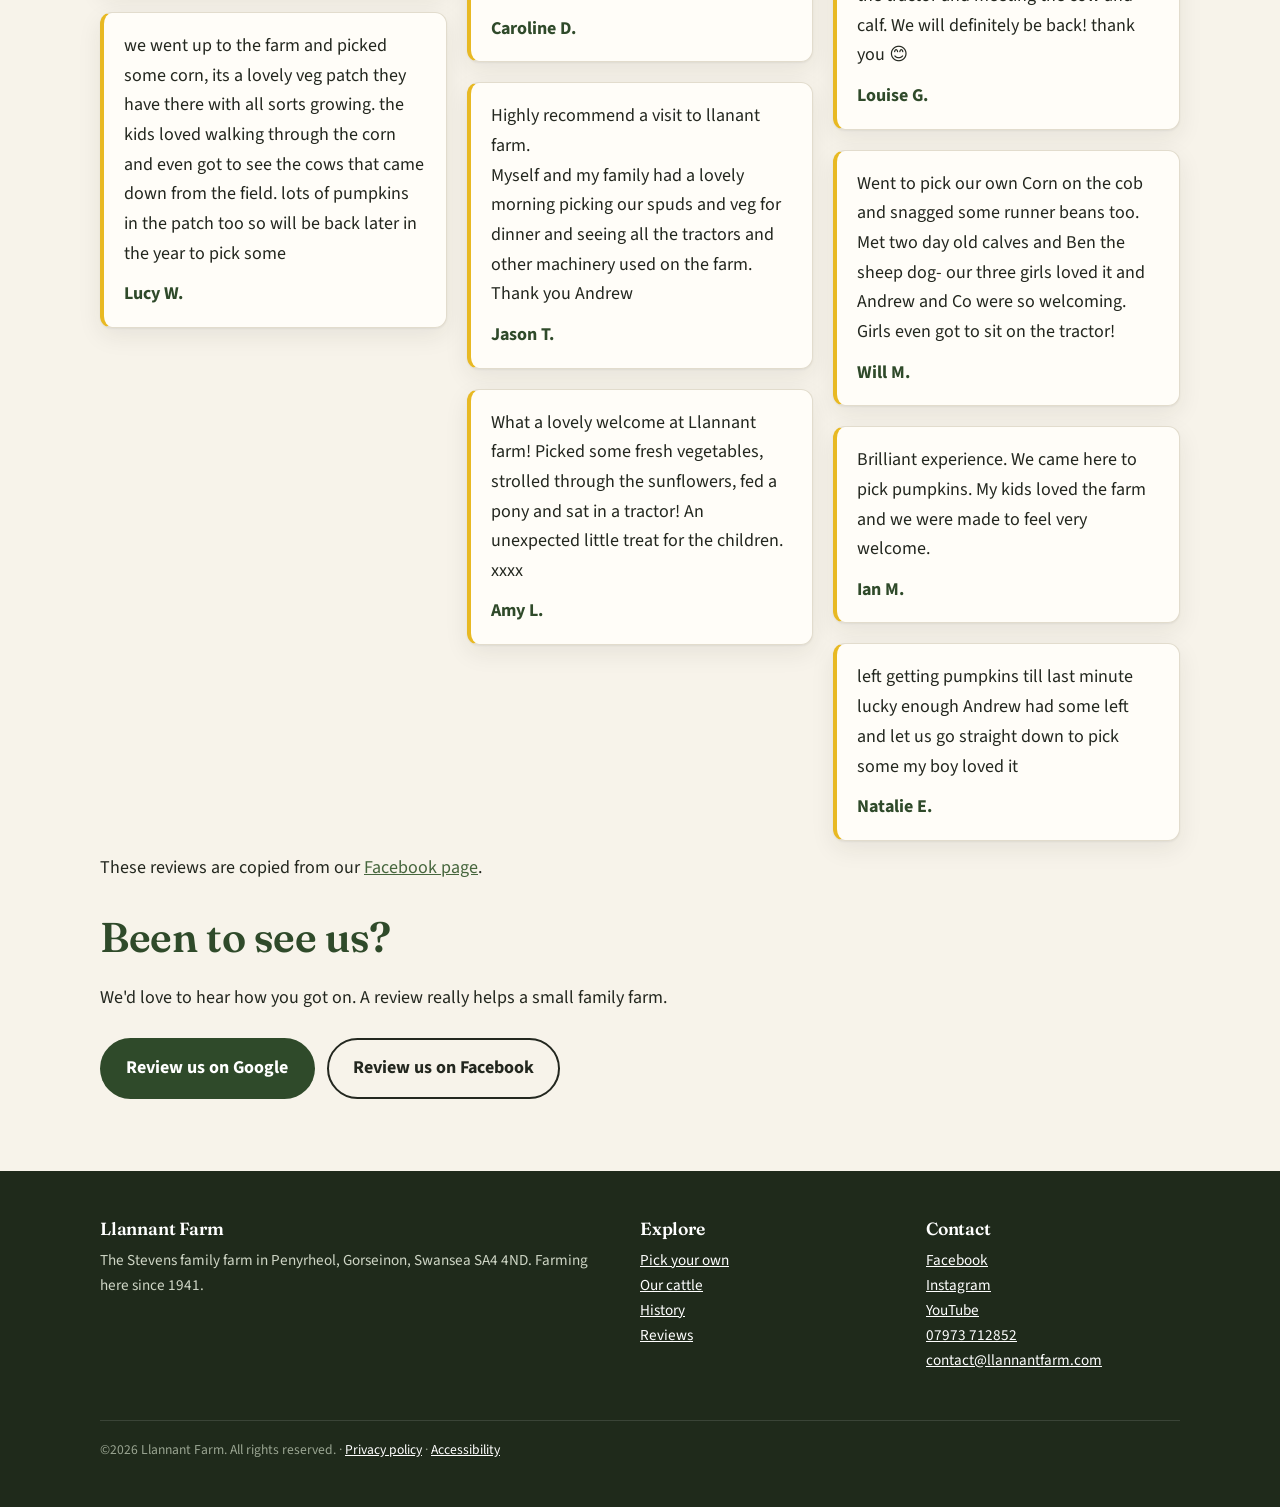
<file: reviews.html>
<!doctype html>
<html lang="en-GB" class="tours-on">
<head>
<meta charset="utf-8">
<meta name="viewport" content="width=device-width, initial-scale=1">
<meta name="robots" content="noindex, nofollow">
<title>Reviews | Llannant Farm, Swansea</title>
<meta name="description" content="What visitors say about pick your own at Llannant Farm, Swansea. 100% recommend on Facebook.">
<link rel="canonical" href="https://www.llannantfarm.com/reviews">
<meta property="og:type" content="website">
<meta property="og:site_name" content="Llannant Farm">
<meta property="og:locale" content="en_GB">
<meta property="og:title" content="Reviews | Llannant Farm, Swansea">
<meta property="og:description" content="What visitors say about pick your own at Llannant Farm, Swansea. 100% recommend on Facebook.">
<meta property="og:url" content="https://www.llannantfarm.com/reviews">
<meta property="og:image" content="https://www.llannantfarm.com/images/share/home.jpg">
<meta property="og:image:width" content="1200">
<meta property="og:image:height" content="630">
<meta property="og:image:alt" content="Cattle grazing at Llannant Farm, with the words Llannant Farm: pick your own sweetcorn and veg, Swansea, since 1941">
<meta name="twitter:image" content="https://www.llannantfarm.com/images/share/home.jpg">
<meta name="twitter:card" content="summary_large_image">
<meta name="theme-color" content="#2f4a2a">
<link rel="icon" href="favicon.ico" sizes="48x48">
<link rel="icon" type="image/png" sizes="192x192" href="favicon-192.png">
<link rel="apple-touch-icon" href="apple-touch-icon.png">
<link rel="manifest" href="manifest.json">
<link rel="preload" href="fonts/source-sans-3-latin.woff2" as="font" type="font/woff2" crossorigin>
<link rel="preload" href="fonts/fraunces-latin.woff2" as="font" type="font/woff2" crossorigin>
<link rel="stylesheet" href="css/site.css">
</head>
<body>
<a class="skip-link" href="#main">Skip to main content</a>
<div class="test-banner">DRAFT for comment, not the live website. Yellow highlights are things still to confirm.</div>
<header class="site-header">
  <div class="wrap">
    <a class="brand" href="index.html"><img src="images/logo.png" alt="Llannant Farm" width="1545" height="869"></a>
    <button class="nav-toggle" type="button" aria-expanded="false" aria-controls="nav">Menu</button>
    <nav class="nav" id="nav" aria-label="Main">
      <a href="index.html">Home</a>
      <a href="pick-your-own.html">Pick your own</a>
      <a href="cattle.html">Our cattle</a>
      <a href="history.html">History</a>
      <a href="reviews.html" aria-current="page">Reviews</a>
      <a href="tours.html" class="nav-cta" data-tours>Farm tours</a>
    </nav>
  </div>
</header>

<main id="main">
  <section class="section">
    <div class="wrap">
      <span class="eyebrow">Reviews</span>
      <h1>What our visitors say</h1>
      <div class="review-summary" data-review-summary></div>
      <div class="reviews" data-reviews></div>
      <p style="margin-top:12px">These reviews are copied from our <a href="https://www.facebook.com/Llannant/reviews">Facebook page</a>.</p>
      <h2 style="margin-top:32px">Been to see us?</h2>
      <p>We'd love to hear how you got on. A review really helps a small family farm.</p>
      <div class="btns">
        <a class="btn btn-green" href="https://search.google.com/local/writereview?placeid=ChIJmfCstwbzbkgRxw4iW5U662c">Review us on Google</a>
        <a class="btn btn-ghost" href="https://www.facebook.com/Llannant/reviews">Review us on Facebook</a>
      </div>
    </div>
  </section>
</main>

<footer class="site-footer">
  <div class="wrap">
    <div class="cols">
      <div>
        <h2>Llannant Farm</h2>
        <p>The Stevens family farm in Penyrheol, Gorseinon, Swansea SA4 4ND. Farming here since 1941.</p>
      </div>
      <div>
        <h2>Explore</h2>
        <p><a href="pick-your-own.html">Pick your own</a><br><a href="cattle.html">Our cattle</a><br><a href="history.html">History</a><br><a href="reviews.html">Reviews</a></p>
      </div>
      <div>
        <h2>Contact</h2>
        <p><a href="https://www.facebook.com/llannantfarm">Facebook</a><br><a href="https://www.instagram.com/llannant">Instagram</a><br><a href="https://www.youtube.com/@llannant">YouTube</a><br><a href="tel:+447973712852">07973 712852</a><br><a href="mailto:contact@llannantfarm.com">contact@llannantfarm.com</a></p>
      </div>
    </div>
    <p class="small">©<span data-year>2026</span> Llannant Farm. All rights reserved. · <a href="privacy.html">Privacy policy</a> · <a href="accessibility.html">Accessibility</a></p>
  </div>
</footer>
<script src="js/site.js"></script>
</body>
</html>
</file>
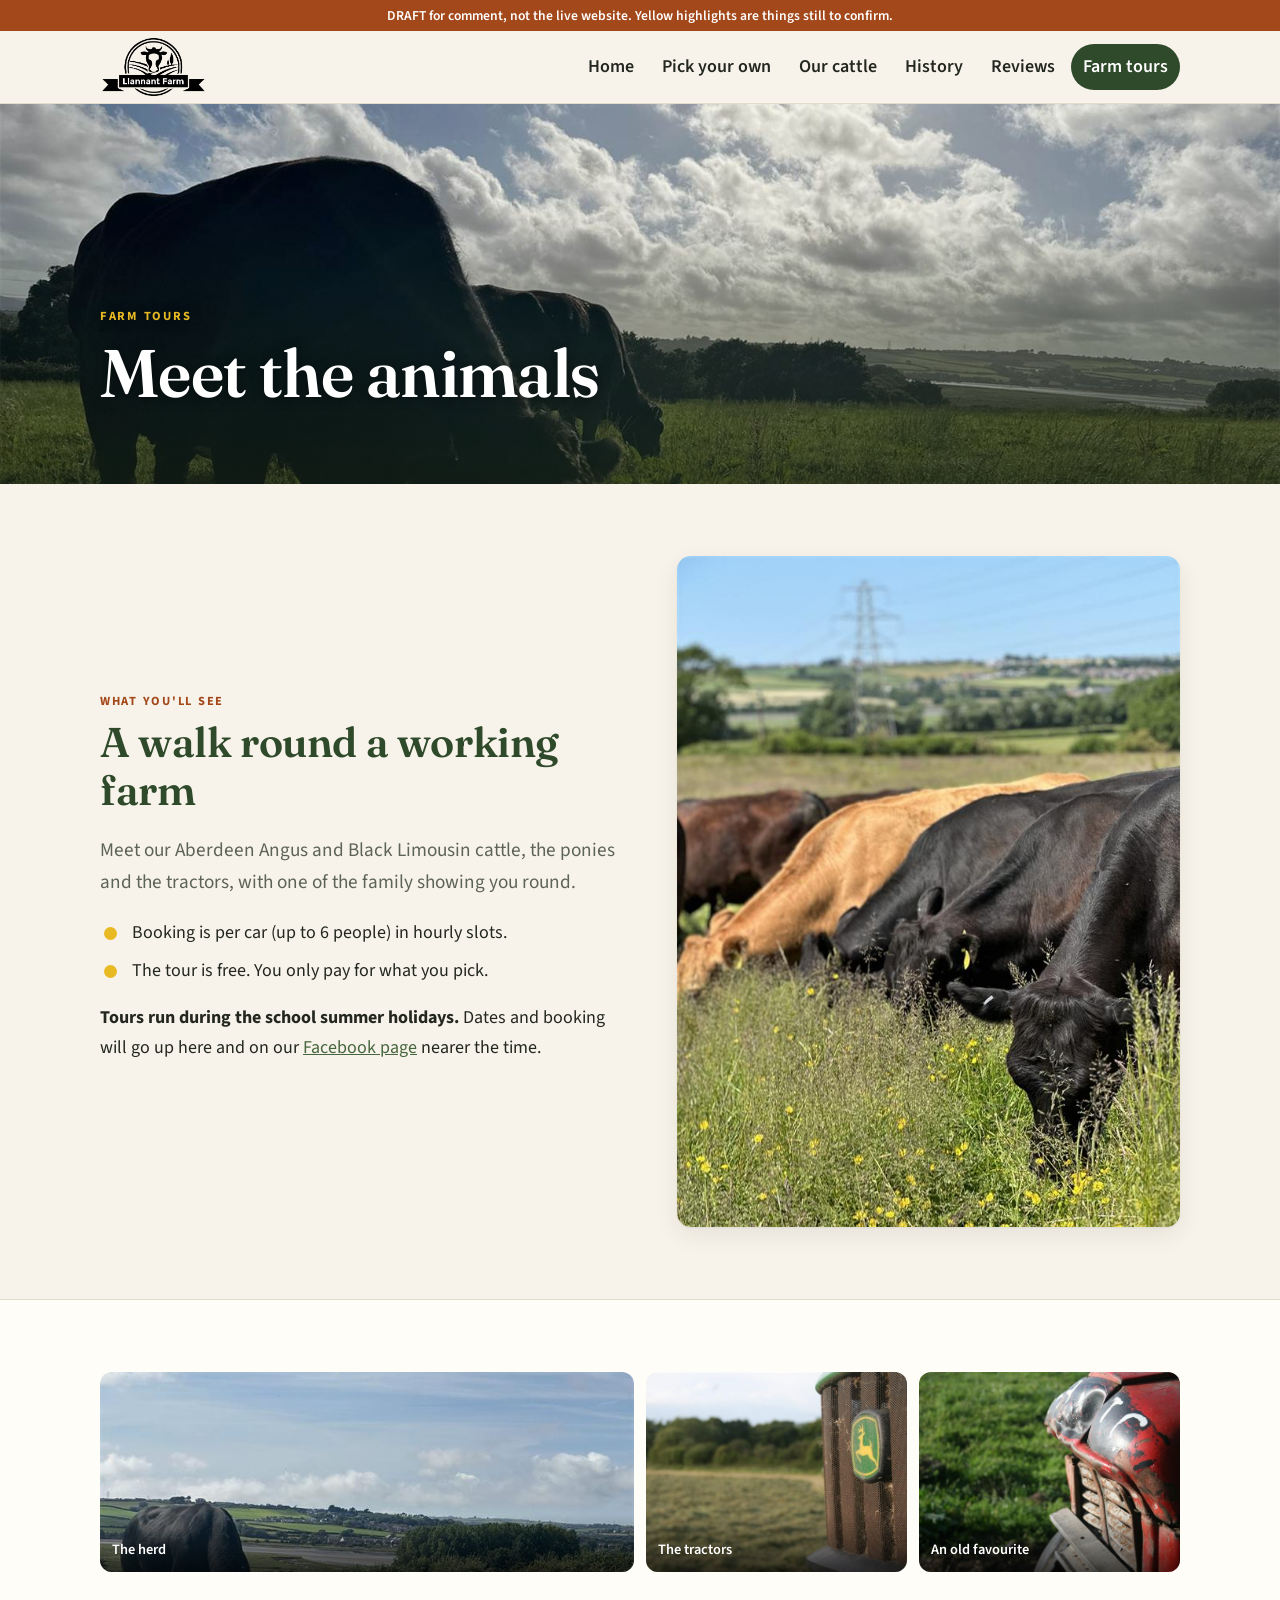
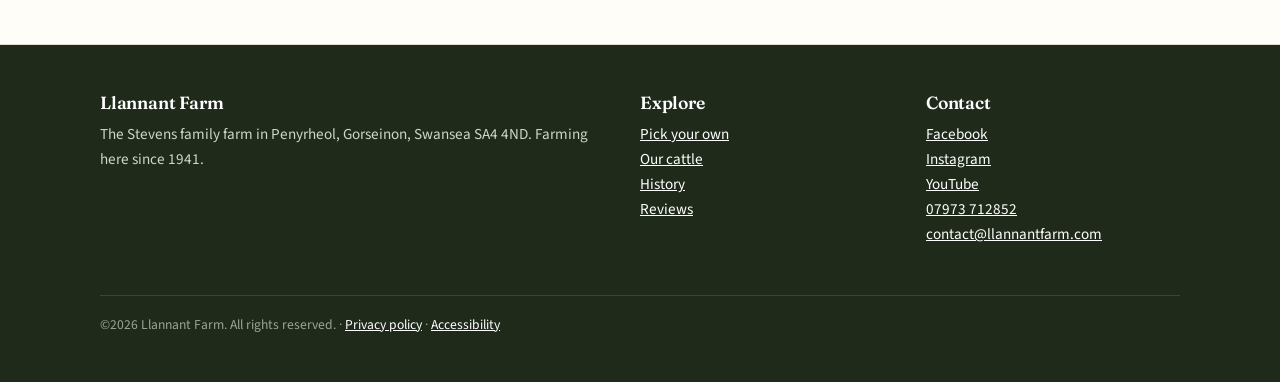
<file: tours.html>
<!doctype html>
<html lang="en-GB" class="tours-on">
<head>
<meta charset="utf-8">
<meta name="viewport" content="width=device-width, initial-scale=1">
<meta name="robots" content="noindex, nofollow">
<title>Farm Tours | Llannant Farm, Swansea</title>
<meta name="description" content="Farm tours at Llannant Farm, Swansea: meet the Aberdeen Angus and Black Limousin cattle, the ponies and the tractors.">
<link rel="canonical" href="https://www.llannantfarm.com/tours">
<meta property="og:type" content="website">
<meta property="og:site_name" content="Llannant Farm">
<meta property="og:locale" content="en_GB">
<meta property="og:title" content="Farm Tours | Llannant Farm, Swansea">
<meta property="og:description" content="Farm tours at Llannant Farm, Swansea: meet the Aberdeen Angus and Black Limousin cattle, the ponies and the tractors.">
<meta property="og:url" content="https://www.llannantfarm.com/tours">
<meta property="og:image" content="https://www.llannantfarm.com/images/share/tours.jpg">
<meta property="og:image:width" content="1200">
<meta property="og:image:height" content="630">
<meta property="og:image:alt" content="Cattle grazing at Llannant Farm, with the words Llannant Farm: summer farm tours">
<meta name="twitter:image" content="https://www.llannantfarm.com/images/share/tours.jpg">
<meta name="twitter:card" content="summary_large_image">
<meta name="theme-color" content="#2f4a2a">
<link rel="icon" href="favicon.ico" sizes="48x48">
<link rel="icon" type="image/png" sizes="192x192" href="favicon-192.png">
<link rel="apple-touch-icon" href="apple-touch-icon.png">
<link rel="manifest" href="manifest.json">
<link rel="preload" href="fonts/source-sans-3-latin.woff2" as="font" type="font/woff2" crossorigin>
<link rel="preload" href="fonts/fraunces-latin.woff2" as="font" type="font/woff2" crossorigin>
<link rel="stylesheet" href="css/site.css">
</head>
<body>
<a class="skip-link" href="#main">Skip to main content</a>
<div class="test-banner">DRAFT for comment, not the live website. Yellow highlights are things still to confirm.</div>
<header class="site-header">
  <div class="wrap">
    <a class="brand" href="index.html"><img src="images/logo.png" alt="Llannant Farm" width="1545" height="869"></a>
    <button class="nav-toggle" type="button" aria-expanded="false" aria-controls="nav">Menu</button>
    <nav class="nav" id="nav" aria-label="Main">
      <a href="index.html">Home</a>
      <a href="pick-your-own.html">Pick your own</a>
      <a href="cattle.html">Our cattle</a>
      <a href="history.html">History</a>
      <a href="reviews.html">Reviews</a>
      <a href="tours.html" class="nav-cta" data-tours aria-current="page">Farm tours</a>
    </nav>
  </div>
</header>

<main id="main">
  <section class="hero short">
    <img src="images/20240809-170854243-ios.jpg" alt="Black cattle grazing in the evening sun, with water in the distance" style="object-position:50% 38%" fetchpriority="high" width="1800" height="1350" srcset="images/md/20240809-170854243-ios.jpg 1100w, images/lg/20240809-170854243-ios.jpg 1600w" sizes="100vw">
    <div class="wrap">
      <span class="eyebrow" style="color:var(--corn)">Farm tours</span>
      <h1>Meet the animals</h1>
    </div>
  </section>

  <section class="section" data-tours-off>
    <div class="wrap center">
      <h2>Farm tours run in the summer holidays</h2>
      <p class="lead">We run farm tours during the school summer holidays, to meet the cattle, the ponies and the tractors. Dates and booking will go up here and on our <a href="https://www.facebook.com/llannantfarm">Facebook page</a>.</p>
      <div class="btns" style="justify-content:center"><a class="btn btn-green" href="pick-your-own.html">Pick your own</a></div>
    </div>
  </section>

  <section class="section" data-tours>
    <div class="wrap split">
      <div>
        <span class="eyebrow">What you'll see</span>
        <h2>A walk round a working farm</h2>
        <p class="lead" data-tours-summary>Meet our Aberdeen Angus and Black Limousin cattle, the ponies and the tractors, with one of the family showing you round.</p>
        <ul class="ticks" data-tours-details>
          <li>Booking is per car (up to 6 people) in hourly slots.</li>
          <li>The tour is free. You only pay for what you pick.</li>
        </ul>
        <p data-booking-closed><strong>Tours run during the school summer holidays.</strong> Dates and booking will go up here and on our <a href="https://www.facebook.com/llannantfarm">Facebook page</a> nearer the time.</p>
        <div class="btns">
          <a class="btn btn-corn" data-booking data-booking-link href="https://buytickets.at/llannantfarm">Book a farm tour</a>
        </div>
        <p class="credit" data-booking><span class="tbc">The booking button opens your Ticket Tailor box office (buytickets.at/llannantfarm). Set up a "Farm tours" event there before switching this on.</span></p>
      </div>
      <img class="rounded" src="images/20230604-111517663-ios.jpg" alt="Brown and black cattle grazing in long grass" loading="lazy" width="1350" height="1800" srcset="images/sm/20230604-111517663-ios.jpg 640w, images/md/20230604-111517663-ios.jpg 1100w" sizes="(max-width: 880px) 100vw, 560px">
    </div>
  </section>

  <section class="section alt" data-tours>
    <div class="wrap">
      <div class="mosaic">
        <figure class="wide"><img src="images/20240810-143851728-ios.jpg" alt="A black cow grazing on a hillside field above the water" loading="lazy" width="1800" height="1350" srcset="images/sm/20240810-143851728-ios.jpg 640w, images/md/20240810-143851728-ios.jpg 1100w" sizes="(max-width: 880px) 100vw, 560px"><figcaption>The herd</figcaption></figure>
        <figure><img src="images/img-5446.jpg" alt="Close-up of a John Deere tractor badge" loading="lazy" width="1800" height="1198" srcset="images/sm/img-5446.jpg 640w, images/md/img-5446.jpg 1100w" sizes="(max-width: 880px) 50vw, 280px"><figcaption>The tractors</figcaption></figure>
        <figure><img src="images/img-5087.jpg" alt="Close-up of the front of an old red tractor" loading="lazy" width="1800" height="1198" srcset="images/sm/img-5087.jpg 640w, images/md/img-5087.jpg 1100w" sizes="(max-width: 880px) 50vw, 280px"><figcaption>An old favourite</figcaption></figure>
      </div>
    </div>
  </section>
</main>

<footer class="site-footer">
  <div class="wrap">
    <div class="cols">
      <div>
        <h2>Llannant Farm</h2>
        <p>The Stevens family farm in Penyrheol, Gorseinon, Swansea SA4 4ND. Farming here since 1941.</p>
      </div>
      <div>
        <h2>Explore</h2>
        <p><a href="pick-your-own.html">Pick your own</a><br><a href="cattle.html">Our cattle</a><br><a href="history.html">History</a><br><a href="reviews.html">Reviews</a></p>
      </div>
      <div>
        <h2>Contact</h2>
        <p><a href="https://www.facebook.com/llannantfarm">Facebook</a><br><a href="https://www.instagram.com/llannant">Instagram</a><br><a href="https://www.youtube.com/@llannant">YouTube</a><br><a href="tel:+447973712852">07973 712852</a><br><a href="mailto:contact@llannantfarm.com">contact@llannantfarm.com</a></p>
      </div>
    </div>
    <p class="small">©<span data-year>2026</span> Llannant Farm. All rights reserved. · <a href="privacy.html">Privacy policy</a> · <a href="accessibility.html">Accessibility</a></p>
  </div>
</footer>
<script src="js/site.js"></script>
</body>
</html>
</file>
<file: css/site.css>
/* Llannant Farm test site */

/* Fonts are served from this site (fonts/), so visitors' browsers don't contact Google.
   Fraunces and Source Sans 3 are free under the SIL Open Font License. latin-ext covers Welsh letters such as ŵ and ŷ. */
@font-face { font-family: "Fraunces"; font-style: normal; font-weight: 600; font-display: swap;
  src: url("../fonts/fraunces-latin.woff2") format("woff2");
  unicode-range: U+0000-00FF, U+0131, U+0152-0153, U+02BB-02BC, U+02C6, U+02DA, U+02DC, U+0304, U+0308, U+0329, U+2000-206F, U+20AC, U+2122, U+2191, U+2193, U+2212, U+2215, U+FEFF, U+FFFD; }
@font-face { font-family: "Fraunces"; font-style: normal; font-weight: 600; font-display: swap;
  src: url("../fonts/fraunces-latin-ext.woff2") format("woff2");
  unicode-range: U+0100-02BA, U+02BD-02C5, U+02C7-02CC, U+02CE-02D7, U+02DD-02FF, U+0304, U+0308, U+0329, U+1D00-1DBF, U+1E00-1E9F, U+1EF2-1EFF, U+2020, U+20A0-20AB, U+20AD-20C4, U+2113, U+2C60-2C7F, U+A720-A7FF; }
@font-face { font-family: "Source Sans 3"; font-style: normal; font-weight: 400 700; font-display: swap;
  src: url("../fonts/source-sans-3-latin.woff2") format("woff2");
  unicode-range: U+0000-00FF, U+0131, U+0152-0153, U+02BB-02BC, U+02C6, U+02DA, U+02DC, U+0304, U+0308, U+0329, U+2000-206F, U+20AC, U+2122, U+2191, U+2193, U+2212, U+2215, U+FEFF, U+FFFD; }
@font-face { font-family: "Source Sans 3"; font-style: normal; font-weight: 400 700; font-display: swap;
  src: url("../fonts/source-sans-3-latin-ext.woff2") format("woff2");
  unicode-range: U+0100-02BA, U+02BD-02C5, U+02C7-02CC, U+02CE-02D7, U+02DD-02FF, U+0304, U+0308, U+0329, U+1D00-1DBF, U+1E00-1E9F, U+1EF2-1EFF, U+2020, U+20A0-20AB, U+20AD-20C4, U+2113, U+2C60-2C7F, U+A720-A7FF; }

:root {
  --cream: #f7f3ea;
  --paper: #fffdf8;
  --ink: #23271f;
  --muted: #5d6356;
  --green: #2f4a2a;
  --green-2: #46663d;
  --corn: #e8b923;
  --corn-soft: #fbefc4;
  --pumpkin: #d4652a;
  --pumpkin-text: #a3481a; /* darker orange for small text: passes WCAG AA (4.5:1) on cream and white */
  --line: #e2dccd;
  --radius: 14px;
  --shadow: 0 1px 2px rgba(35, 39, 31, .06), 0 8px 24px rgba(35, 39, 31, .08);
  --wrap: 1120px;
  --serif: "Fraunces", Georgia, "Times New Roman", serif;
  --sans: "Source Sans 3", "Segoe UI", system-ui, sans-serif;
}
*, *::before, *::after { box-sizing: border-box; }
html { scroll-behavior: smooth; scroll-padding-top: 96px; } /* room for the sticky header when jumping to a section */
body { margin: 0; background: var(--cream); color: var(--ink); font: 112.5%/1.65 var(--sans); } /* 18px by default, and it follows the reader's own text-size setting */
img { max-width: 100%; height: auto; display: block; }
a { color: var(--green-2); }
h1, h2, h3 { font-family: var(--serif); font-weight: 600; line-height: 1.15; margin: 0 0 .5em; color: var(--green); letter-spacing: -.01em; }
h1 { font-size: clamp(2.4rem, 6vw, 4.2rem); }
h2 { font-size: clamp(1.8rem, 3.6vw, 2.6rem); }
h3 { font-size: 1.35rem; }
p { margin: 0 0 1em; }
.wrap { max-width: var(--wrap); margin: 0 auto; padding: 0 20px; }
.eyebrow { font: 700 .78rem/1 var(--sans); letter-spacing: .14em; text-transform: uppercase; color: var(--pumpkin-text); margin-bottom: .9em; display: block; }

/* Accessibility helpers */
.skip-link { position: absolute; left: 12px; top: -60px; z-index: 200; background: var(--green); color: #fff; padding: 10px 16px; border-radius: 8px; font-weight: 700; text-decoration: none; }
.skip-link:focus { top: 12px; }
:focus-visible { outline: 3px solid #1d5fd1; outline-offset: 3px; }
/* The blue ring is too faint on dark backgrounds, so it is white there */
.hero :focus-visible, .section.dark :focus-visible, .site-footer :focus-visible, .lightbox :focus-visible, .test-banner :focus-visible { outline-color: #fff; }
.sr-only { position: absolute; width: 1px; height: 1px; padding: 0; margin: -1px; overflow: hidden; clip: rect(0 0 0 0); white-space: nowrap; border: 0; }
@media (prefers-reduced-motion: reduce) {
  html { scroll-behavior: auto; }
  *, *::before, *::after { transition: none !important; animation: none !important; }
}

/* Notice bar for closures and news (set in data/site.json) */
.notice { background: var(--corn); color: var(--ink); text-align: center; font-weight: 700; padding: 10px 16px; }
.notice a { color: var(--ink); }
.lead { font-size: 1.2rem; color: var(--muted); max-width: 46em; }
.section { padding: 72px 0; }
.section.alt { background: var(--paper); border-top: 1px solid var(--line); border-bottom: 1px solid var(--line); }
.section.dark { background: var(--green); color: #eef1e8; }
.section.dark h2, .section.dark h3 { color: #fff; }
.center { text-align: center; }
.center .lead { margin-left: auto; margin-right: auto; }

/* Things Andrew still needs to confirm. Add ?tbc=0 to hide the highlight. */
.tbc { background: #fff3a8; box-shadow: 0 0 0 2px #fff3a8; border-radius: 3px; }
.no-tbc .tbc { background: none; box-shadow: none; }

/* Test-site banner */
.test-banner { background: var(--pumpkin-text); color: #fff; text-align: center; font: 600 .85rem/1.4 var(--sans); padding: 6px 12px; }

/* Header */
.site-header { position: sticky; top: 0; z-index: 50; background: rgba(247, 243, 234, .96); backdrop-filter: blur(6px); border-bottom: 1px solid var(--line); }
.site-header .wrap { display: flex; align-items: center; justify-content: space-between; gap: 16px; min-height: 72px; }
.brand img { height: 60px; width: auto; }
.nav { display: flex; align-items: center; gap: 4px; }
.nav a { text-decoration: none; color: var(--ink); font-weight: 600; padding: 8px 12px; border-radius: 999px; }
.nav a:hover { background: #ece6d6; }
.nav a[aria-current="page"] { background: var(--green); color: #fff; }
.nav .nav-cta { background: var(--corn); color: var(--ink); }
.nav-toggle { display: none; background: none; border: 1px solid var(--line); border-radius: 10px; padding: 8px 12px; font: 600 1rem var(--sans); color: var(--ink); cursor: pointer; }
@media (max-width: 880px) {
  .nav-toggle { display: block; }
  .nav { display: none; position: absolute; left: 0; right: 0; top: 100%; flex-direction: column; align-items: stretch; background: var(--paper); border-bottom: 1px solid var(--line); padding: 8px 12px 14px; }
  .nav.open { display: flex; }
  .nav a { padding: 12px 14px; border-radius: 10px; }
}

/* Buttons and pills */
.btn { display: inline-flex; align-items: center; gap: .5em; padding: .75em 1.35em; border-radius: 999px; font-weight: 700; text-decoration: none; border: 2px solid transparent; transition: filter .15s; }
.btn:hover { filter: brightness(.94); }
.btn-corn { background: var(--corn); color: var(--ink); }
.btn-green { background: var(--green); color: #fff; }
.btn-ghost { border-color: currentColor; color: inherit; background: transparent; }
.btns { display: flex; flex-wrap: wrap; gap: 12px; margin-top: 1.4em; }
.pill { display: inline-block; font: 700 .78rem/1 var(--sans); letter-spacing: .04em; padding: 6px 12px; border-radius: 999px; background: #ebe6da; color: #555; }
.pill.open { background: #dcefd3; color: #2d6a1f; }
.pill.soon { background: var(--corn-soft); color: #7a5600; }

/* Hero */
.hero { position: relative; min-height: min(78vh, 680px); display: flex; align-items: flex-end; color: #fff; overflow: hidden; }
.hero > img { position: absolute; inset: 0; width: 100%; height: 100%; object-fit: cover; }
.hero::after { content: ""; position: absolute; inset: 0; background: linear-gradient(180deg, rgba(0,0,0,.05) 30%, rgba(20,28,16,.72)); }
.hero .wrap { position: relative; z-index: 1; padding-top: 120px; padding-bottom: 56px; width: 100%; }
.hero h1 { color: #fff; margin-bottom: .25em; }
.hero h1, .hero p, .hero .eyebrow { text-shadow: 0 1px 12px rgba(0, 0, 0, .55); }
.hero p { font-size: 1.25rem; max-width: 34em; color: #f3f1ea; }
.hero .status-line { margin-top: 1.2em; display: inline-flex; gap: 10px; align-items: center; background: rgba(255,255,255,.14); border: 1px solid rgba(255,255,255,.3); padding: 8px 14px; border-radius: 999px; font-weight: 600; }
.hero.short { min-height: 380px; }

/* Grids and cards */
.grid { display: grid; gap: 24px; }
.grid-2 { grid-template-columns: repeat(2, minmax(0, 1fr)); }
.grid-3 { grid-template-columns: repeat(3, minmax(0, 1fr)); }
@media (max-width: 880px) { .grid-2, .grid-3 { grid-template-columns: 1fr; } }
.card { background: var(--paper); border: 1px solid var(--line); border-radius: var(--radius); overflow: hidden; box-shadow: var(--shadow); display: flex; flex-direction: column; }
.card > img { aspect-ratio: 4 / 3; object-fit: cover; width: 100%; }
.card .body { padding: 20px 22px 24px; flex: 1; }
.card.feature { border: 2px solid var(--corn); }
.card .tag { float: right; }
.split { display: grid; grid-template-columns: 1.05fr 1fr; gap: 48px; align-items: center; }
.split.flip > :first-child { order: 2; }
@media (max-width: 880px) { .split { grid-template-columns: 1fr; gap: 28px; } .split.flip > :first-child { order: 0; } }
.split img.rounded, .rounded { border-radius: var(--radius); box-shadow: var(--shadow); }
.ticks { list-style: none; padding: 0; margin: 0 0 1em; }
.ticks li { padding-left: 1.8em; position: relative; margin-bottom: .45em; }
.ticks li::before { content: ""; position: absolute; left: .2em; top: .5em; width: .75em; height: .75em; border-radius: 50%; background: var(--corn); }

/* Season calendar */
/* min-height keeps the page from jumping when the calendar is filled in a moment after the page loads */
.calendar { background: var(--paper); border: 1px solid var(--line); border-radius: var(--radius); padding: 22px; box-shadow: var(--shadow); overflow-x: auto; min-height: 196px; }
.cal-row { display: grid; grid-template-columns: 170px repeat(12, minmax(34px, 1fr)); align-items: center; gap: 4px; min-width: 620px; }
.cal-row + .cal-row { margin-top: 8px; }
.cal-row .label { font-weight: 700; font-size: .95rem; }
.cal-head span { font: 700 .72rem/1 var(--sans); color: var(--muted); text-align: center; text-transform: uppercase; letter-spacing: .06em; }
.cal-cell { height: 26px; border-radius: 6px; background: #efeadf; }
.cal-cell.on { background: var(--green-2); }
.cal-cell.on.main { background: var(--corn); }
.cal-cell.on.pumpkin { background: var(--pumpkin); }
.cal-cell.now { outline: 2px solid var(--ink); outline-offset: 1px; }
.cal-note { font-size: .9rem; color: var(--muted); margin: 14px 0 0; }
.m-short { display: none; }
@media (max-width: 640px) {
  .calendar { padding: 16px 12px; min-height: 226px; }
  .cal-row { grid-template-columns: 78px repeat(12, minmax(0, 1fr)); min-width: 0; gap: 3px; }
  .cal-row .label { font-size: .78rem; line-height: 1.15; }
  .cal-cell { height: 22px; border-radius: 4px; }
  .m-long { display: none; }
  .m-short { display: inline; }
}

/* Photo mosaic and gallery */
.mosaic { display: grid; grid-template-columns: repeat(4, 1fr); grid-auto-rows: 200px; gap: 12px; }
.mosaic figure { margin: 0; position: relative; border-radius: 12px; overflow: hidden; cursor: zoom-in; background: #ddd; }
.mosaic figure img { width: 100%; height: 100%; object-fit: cover; transition: transform .4s; }
.mosaic figure:hover img { transform: scale(1.04); }
.mosaic figcaption { position: absolute; left: 0; right: 0; bottom: 0; padding: 24px 12px 10px; font-size: .9rem; font-weight: 600; color: #fff; background: linear-gradient(transparent, rgba(0,0,0,.65)); }
.mosaic .tall { grid-row: span 2; }
.mosaic .wide { grid-column: span 2; }
@media (max-width: 880px) { .mosaic { grid-template-columns: repeat(2, 1fr); grid-auto-rows: 160px; } }
.gallery { columns: 3 280px; column-gap: 16px; }
.gallery figure { break-inside: avoid; margin: 0 0 16px; background: var(--paper); border: 1px solid var(--line); border-radius: 12px; overflow: hidden; cursor: zoom-in; }
.gallery figcaption { padding: 10px 14px 12px; font-size: .92rem; color: var(--muted); }
.credit { font-size: .8rem; color: var(--muted); }

/* Lightbox */
.lightbox { position: fixed; inset: 0; z-index: 100; background: rgba(12, 14, 10, .92); display: none; align-items: center; justify-content: center; padding: 24px; flex-direction: column; gap: 12px; }
.lightbox.open { display: flex; }
.lightbox img { max-height: 82vh; max-width: 100%; border-radius: 8px; }
.lightbox p { color: #eee; margin: 0; text-align: center; max-width: 60em; }
.lightbox button { position: absolute; top: 16px; right: 16px; background: #fff; border: 0; border-radius: 999px; padding: 8px 16px; font: 700 1rem var(--sans); cursor: pointer; }

/* Reviews */
.review-summary { display: flex; flex-wrap: wrap; align-items: center; gap: 12px; margin-bottom: 24px; font-weight: 700; }
.stars { color: #9a6c00; letter-spacing: 2px; font-size: 1.2rem; }
.reviews { columns: 3 300px; column-gap: 20px; }
.review { break-inside: avoid; margin: 0 0 20px; background: var(--paper); border: 1px solid var(--line); border-left: 4px solid var(--corn); border-radius: 12px; padding: 18px 20px; box-shadow: var(--shadow); }
.review p { white-space: pre-line; margin-bottom: .6em; }
.review cite { font-style: normal; font-weight: 700; color: var(--green); }
.reviews.teaser { columns: 3 260px; }

/* History */
.video { position: relative; aspect-ratio: 16 / 9; border-radius: var(--radius); overflow: hidden; box-shadow: var(--shadow); background: #000; }
.video iframe { position: absolute; inset: 0; width: 100%; height: 100%; border: 0; }
/* The film only loads from YouTube once someone presses play (no YouTube cookies before then) */
.video-play { position: absolute; inset: 0; width: 100%; height: 100%; border: 0; padding: 0; cursor: pointer; background: #000; }
.video-play img { width: 100%; height: 100%; object-fit: cover; opacity: .75; }
.video-play span { position: absolute; left: 50%; top: 50%; transform: translate(-50%, -50%); background: var(--corn); color: var(--ink); font: 700 1.1rem var(--sans); padding: 14px 24px; border-radius: 999px; box-shadow: 0 4px 16px rgba(0,0,0,.35); }
.video-play:hover span, .video-play:focus-visible span { filter: brightness(.94); }
.video-play:focus-visible { outline: 4px solid #fff; outline-offset: -10px; } /* drawn inside the picture: a ring outside it would be cut off */
.person { display: grid; grid-template-columns: 260px 1fr; gap: 32px; align-items: start; }
@media (max-width: 700px) { .person { grid-template-columns: 1fr; } }

/* Visit box and FAQs */
.visit-box { background: var(--paper); border: 1px solid var(--line); border-radius: var(--radius); padding: 28px; box-shadow: var(--shadow); }
.facts { display: grid; grid-template-columns: repeat(auto-fit, minmax(220px, 1fr)); gap: 18px 28px; margin: 18px 0 0; }
.facts dt { font-weight: 700; color: var(--green); }
.facts dd { margin: 2px 0 0; color: var(--muted); }
details { background: var(--paper); border: 1px solid var(--line); border-radius: 12px; padding: 14px 18px; margin-bottom: 10px; }
summary { font-weight: 700; cursor: pointer; color: var(--green); }
details p { margin: .7em 0 0; }

/* Tours (hidden until switched on in data/site.json) */
.tours-off [data-tours] { display: none !important; }
.tours-on [data-tours-off] { display: none !important; }
html:not(.booking-open) [data-booking] { display: none !important; }
html.booking-open [data-booking-closed] { display: none !important; } /* "booking opens later" notes */

/* Footer */
.site-footer { background: #1f2a1b; color: #cfd6c6; padding: 48px 0 32px; font-size: .95rem; }
.site-footer a { color: #fff; }
.site-footer .cols { display: grid; grid-template-columns: 2fr 1fr 1fr; gap: 32px; }
.site-footer h2 { color: #fff; font-size: 1.1rem; }
.site-footer .small { margin-top: 32px; padding-top: 18px; border-top: 1px solid rgba(255,255,255,.12); font-size: .85rem; color: #9aa592; }
@media (max-width: 700px) { .site-footer .cols { grid-template-columns: 1fr; } }

/* Printing (directions, the privacy policy): leave out the menu, banners and buttons, and save ink */
@media print {
  .site-header, .test-banner, .notice, .skip-link, .lightbox, .video, .btns, .hero > img, .hero::after { display: none !important; }
  body { background: #fff; font-size: 11pt; }
  .hero, .hero.short { min-height: 0; color: var(--ink); }
  .hero .wrap { padding-top: 0; padding-bottom: 0; }
  .hero h1, .hero p, .hero .eyebrow { color: var(--ink) !important; text-shadow: none; }
  .hero .status-line { border-color: var(--line); }
  .section { padding: 18px 0; }
  .section.alt, .section.dark, .site-footer { background: #fff; color: var(--ink); border: 0; }
  .section.dark h2, .site-footer h2, .site-footer a { color: var(--ink); }
  .card, .review, .visit-box, .calendar { box-shadow: none; }
}
</file>
